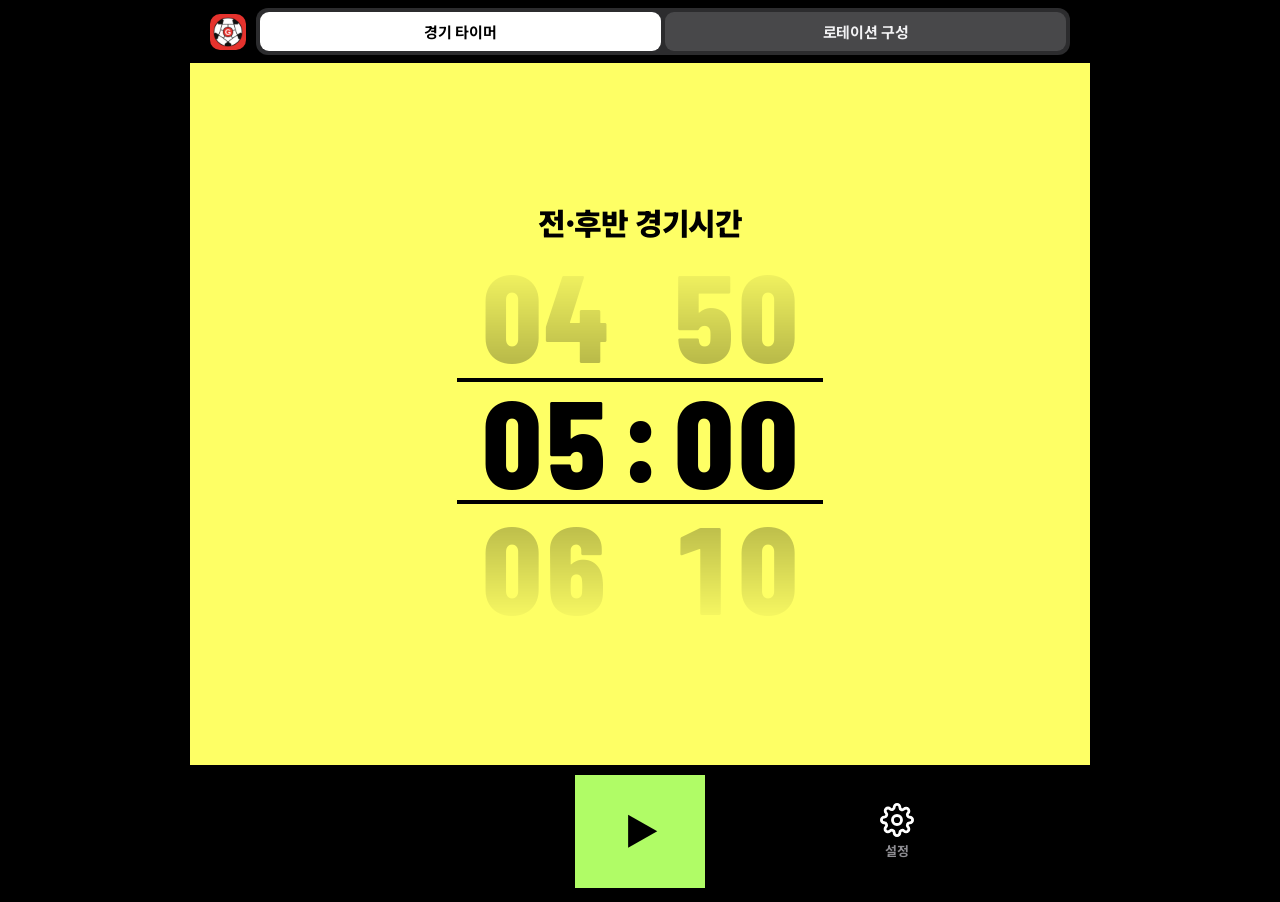
<file: index.html>
<!DOCTYPE html>
<html lang="ko">
<head>
<meta charset="utf-8">
<title>G풋살</title>
<meta name="robots" content="noindex, nofollow">
<meta name="viewport" content="width=device-width, initial-scale=1">
<meta name="theme-color" content="#000000">
<link rel="icon" href="app/icon-192.png" type="image/png">
<link rel="apple-touch-icon" href="app/apple-touch-icon.png">
<meta http-equiv="refresh" content="0; url=app/">
<script>location.replace('app/' + location.search + location.hash);</script>
<style>html,body{margin:0;background:#000;color:#8E8E93;font:14px sans-serif;text-align:center}a{color:#FEFF65}</style>
</head>
<body><p style="margin-top:40vh">G풋살로 이동 중… <a href="app/">바로 열기</a></p></body>
</html>
</file>
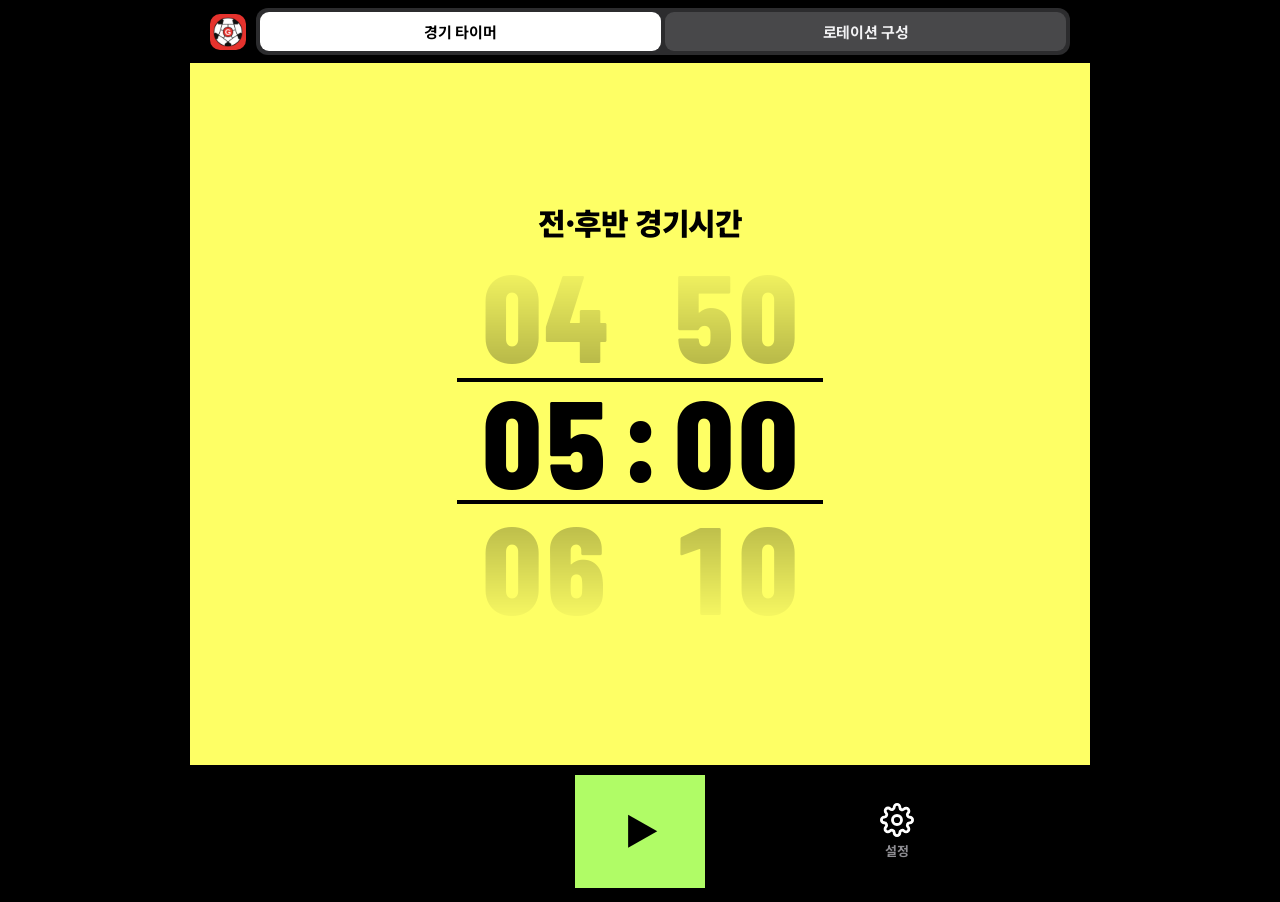
<file: app/index.html>
<!DOCTYPE html>
<html lang="ko">
<head>
<meta charset="utf-8">
<meta name="viewport" content="width=device-width, initial-scale=1, viewport-fit=cover">
<title>G풋살</title>
<meta name="theme-color" content="#000000">
<meta name="description" content="G풋살: 풋살 경기 타이머와 로테이션 구성">
<link rel="manifest" href="manifest.webmanifest">
<link rel="icon" href="icon-192.png" type="image/png">
<link rel="apple-touch-icon" href="apple-touch-icon.png">
<meta name="apple-mobile-web-app-title" content="G풋살">
<link rel="preconnect" href="https://fonts.googleapis.com">
<link rel="preconnect" href="https://fonts.gstatic.com" crossorigin>
<link href="https://fonts.googleapis.com/css2?family=Barlow+Condensed:wght@500;600;700;800&family=Barlow:wght@400;500;600&family=Noto+Sans+KR:wght@400;500;700;900&display=swap" rel="stylesheet">
<style>
  :root {
    --ink: #17191A;
    --ink-soft: #5B6164;
    --ink-faint: #9AA0A3;
    --rule: #DCE0E1;
    --rule-soft: #ECEEEF;
    --paper: #FFFFFF;
    --bench: #EFF1F2;
    --keeper: #F2C300;
    --keeper-ink: #4A3A00;
    --keeper-soft: #FDF3CC;
    --turf: #1E5C3A;
    --turf-deep: #164A2E;
    --court: #1B4D89;
    --court-soft: #E8EFF7;
    --good: #1E6F4F;
    --bad: #B23A2F;
    --num: "Barlow Condensed", "Malgun Gothic", sans-serif;
    --body: "Barlow", -apple-system, BlinkMacSystemFont, "Malgun Gothic", sans-serif;
  }
  * { box-sizing: border-box; }
  body {
    font-family: var(--body); color: var(--ink); background: var(--paper);
    margin: 0; padding: 0 20px 80px; line-height: 1.6;
    -webkit-font-smoothing: antialiased;
  }
  .wrap { max-width: 860px; margin: 0 auto; }

  /* 중계 화면식 헤더 — 코트 라인을 배경으로 */
  header {
    position: relative; overflow: hidden; color: #fff;
    background: var(--turf);
    background-image: repeating-linear-gradient(
      90deg, rgba(255,255,255,.045) 0 46px, rgba(0,0,0,.035) 46px 92px);
    margin: 20px -20px 0; padding: 34px 20px 26px; border-radius: 12px;
  }
  header .court-bg { position: absolute; inset: 0; width: 100%; height: 100%; opacity: .22; }
  header .inner { position: relative; }
  header .eyebrow { display: flex; align-items: center; gap: 8px; font-size: 12px; letter-spacing: .06em; color: var(--keeper); margin-bottom: 8px; }
  header .eyebrow .pill { width: 22px; height: 3px; background: var(--keeper); border-radius: 2px; }
  h1 { font-family: var(--num); font-size: 44px; font-weight: 600; letter-spacing: -0.01em; margin: 0; line-height: .98; }
  header p { margin: 8px 0 0; color: #D3E3D8; font-size: 15px; max-width: 46ch; }

  .priority { display: flex; flex-wrap: wrap; gap: 6px; margin: 18px 0 0; padding: 0; list-style: none; font-size: 12.5px; }
  .priority li {
    display: flex; align-items: center; gap: 6px; color: #E3EEE6;
    background: rgba(0,0,0,.16); border: 1px solid rgba(255,255,255,.18);
    border-radius: 999px; padding: 4px 11px 4px 5px;
  }
  .priority b {
    font-family: var(--num); font-size: 13px; font-weight: 600; color: var(--ink);
    background: var(--keeper); border-radius: 50%; width: 18px; height: 18px;
    display: inline-flex; align-items: center; justify-content: center;
  }

  section { padding: 26px 0; border-bottom: 1px solid var(--rule-soft); }

  /* 하프라인 구분선 */
  .halfway { display: flex; align-items: center; gap: 0; margin: 0; }
  .halfway .ln { flex: 1; height: 1px; background: var(--rule); }
  .halfway .circle { width: 26px; height: 26px; border: 1px solid var(--rule); border-radius: 50%; }
  h2 { font-family: var(--num); font-size: 22px; font-weight: 600; margin: 0 0 14px; }

  .field-row { display: flex; align-items: center; gap: 10px; font-size: 15px; flex-wrap: wrap; }
  input[type=number] {
    font-family: var(--num); font-size: 24px; font-weight: 600; width: 74px;
    padding: 4px 10px; border: 1px solid var(--rule); border-radius: 6px; color: var(--ink);
    background: var(--paper);
  }
  input[type=number]:focus-visible { outline: 2px solid var(--ink); outline-offset: 1px; }
  .team-input {
    font-family: var(--num); font-size: 24px; font-weight: 600; width: 130px;
    padding: 4px 10px; border: 1px solid var(--rule); border-radius: 6px; color: var(--ink);
    background: var(--paper);
  }
  .team-input:focus-visible { outline: 2px solid var(--ink); outline-offset: 1px; }

  .presets { display: flex; gap: 6px; flex-wrap: wrap; margin-top: 12px; }
  .preset {
    font-family: var(--body); font-size: 13px; padding: 5px 11px; cursor: pointer;
    background: var(--paper); border: 1px solid var(--rule); border-radius: 999px; color: var(--ink-soft);
  }
  .preset:hover { border-color: var(--ink); color: var(--ink); }

  .games { display: grid; grid-template-columns: repeat(auto-fill, minmax(168px, 1fr)); gap: 8px; margin-top: 14px; }
  .game-set { display: flex; align-items: center; gap: 8px; }
  .game-set .gno { font-family: var(--num); font-size: 17px; font-weight: 600; width: 22px; color: var(--ink-faint); text-align: right; }
  .seg { display: flex; border: 1px solid var(--rule); border-radius: 6px; overflow: hidden; flex: 1; }
  .seg button {
    flex: 1; font-family: var(--num); font-size: 15px; font-weight: 500; padding: 5px 0;
    background: var(--paper); border: 0; border-right: 1px solid var(--rule-soft); cursor: pointer; color: var(--ink-faint);
  }
  .seg button:last-child { border-right: 0; }
  .seg button[aria-pressed="true"] { background: var(--ink); color: #fff; }

  .go { display: flex; gap: 10px; margin: 24px 0 0; }
  .go button {
    font-family: var(--body); font-size: 15px; font-weight: 500; padding: 12px 26px;
    border-radius: 8px; cursor: pointer; border: 1px solid var(--ink);
  }
  .go .primary { background: var(--ink); color: #fff; }
  .go .secondary { background: var(--paper); color: var(--ink); }

  /* 등번호 유니폼 */
  .jersey { display: inline-block; width: 44px; height: 44px; }
  .jersey svg { display: block; width: 100%; height: 100%; }
  .jersey path { stroke-width: 1.5; stroke-linejoin: round; }
  .jersey text { font-family: var(--num); font-size: 17px; font-weight: 600; }
  .jersey.on path { fill: var(--paper); stroke: var(--ink); }
  .jersey.on text { fill: var(--ink); }
  .jersey.keeper path { fill: var(--keeper); stroke: var(--keeper-ink); }
  .jersey.keeper text { fill: var(--keeper-ink); }
  .jersey.off path { fill: var(--bench); stroke: var(--rule); stroke-dasharray: 3.5 2.5; }
  .jersey.off text { fill: var(--ink-faint); }
  .jersey.excluded path { fill: #FBEAE8; stroke: var(--bad); }
  .jersey.excluded text { fill: var(--bad); }
  .discs { display: flex; flex-wrap: wrap; gap: 2px; }

  /* 특수 상황 */
  select.cs-select {
    font-family: var(--body); font-size: 14px; padding: 6px 8px;
    border: 1px solid var(--rule); border-radius: 6px; color: var(--ink); background: var(--paper);
  }
  input[type=number].cs-num { width: 66px; font-size: 16px; padding: 5px 8px; }
  .btn-add {
    font-family: var(--body); font-size: 14px; font-weight: 600; padding: 8px 20px;
    border-radius: 8px; cursor: pointer; border: 1px solid var(--ink);
    background: var(--ink); color: #fff;
  }
  .btn-add:hover { opacity: .88; }
  .btn-lg {
    font-family: var(--body); font-size: 15px; font-weight: 500; padding: 12px 26px;
    border-radius: 8px; cursor: pointer; border: 1px solid var(--ink);
    background: var(--ink); color: #fff; margin-top: 14px;
  }
  .btn-lg:hover { opacity: .9; }
  .btn-copy {
    display: block; width: 100%; font-family: var(--body); font-size: 16px; font-weight: 600;
    padding: 14px 24px; border-radius: 9px; cursor: pointer; border: none;
    background: var(--keeper); color: var(--keeper-ink);
    box-shadow: 0 2px 0 rgba(0,0,0,.18); margin: 6px 0 8px;
  }
  .btn-copy:hover { filter: brightness(.97); }
  .btn-copy.copied { background: var(--good); color: #fff; box-shadow: 0 2px 0 rgba(0,0,0,.12); }
  .constraint-list { display: flex; flex-direction: column; gap: 6px; margin-top: 12px; }
  .constraint-row {
    display: flex; align-items: center; gap: 10px; font-size: 13px; color: var(--ink-soft);
    background: var(--rule-soft); border-radius: 6px; padding: 7px 10px;
  }
  .constraint-row .tag { font-family: var(--num); font-weight: 600; color: var(--ink); flex: 0 0 auto; }
  .constraint-row .rm { margin-left: auto; font-family: var(--body); font-size: 12px; border: 0; background: none; color: var(--bad); cursor: pointer; padding: 2px 4px; }

  /* 경기 카드 */
  .card { display: flex; gap: 18px; padding: 16px 0; border-bottom: 1px solid var(--rule-soft); }
  .card:last-child { border-bottom: 0; }
  .card .head { flex: 0 0 62px; }
  .card .board {
    background: var(--turf-deep); color: #fff; border-radius: 8px; padding: 7px 0 5px;
    text-align: center; border-bottom: 3px solid var(--keeper);
  }
  .card .gnum { font-family: var(--num); font-size: 28px; font-weight: 600; line-height: 1; }
  .card .glabel { font-size: 10.5px; color: #A8C4B2; letter-spacing: .06em; }
  .card .court {
    font-family: var(--num); font-size: 14px; font-weight: 600; color: var(--court);
    background: var(--court-soft); border-radius: 5px; text-align: center;
    margin-top: 5px; padding: 2px 0;
  }
  .zones { flex: 1; display: flex; flex-direction: column; gap: 10px; }
  .zone { display: flex; gap: 12px; align-items: flex-start; }
  .zone .zlabel {
    flex: 0 0 74px; font-size: 13px; color: var(--ink-soft); padding-top: 12px;
    display: flex; align-items: center; gap: 5px;
  }
  .zone .zlabel svg { width: 14px; height: 14px; flex: 0 0 14px; }
  .zone.keep .zlabel { color: var(--keeper-ink); }
  .zlabel .lbltxt { display: inline; }

  /* 누적 */
  .tally { display: flex; flex-direction: column; gap: 2px; }
  .tally-row { display: flex; align-items: center; gap: 12px; padding: 7px 0; border-bottom: 1px solid var(--rule-soft); }
  .tally-row:last-child { border-bottom: 0; }
  .bars { display: flex; gap: 16px; font-size: 14px; color: var(--ink-soft); flex-wrap: wrap; }
  .bars b { font-family: var(--num); font-size: 18px; font-weight: 600; color: var(--ink); margin-left: 4px; }
  .bars .k b { color: var(--keeper-ink); }

  /* 결과 */
  .checks { display: flex; flex-direction: column; gap: 8px; }
  .check { display: flex; gap: 10px; align-items: baseline; font-size: 14px; }
  .check .mark { font-family: var(--num); font-size: 16px; font-weight: 600; flex: 0 0 auto; }
  .check.pass .mark { color: var(--good); }
  .check.fail .mark { color: var(--bad); }
  .check .rank { font-family: var(--num); font-size: 15px; font-weight: 600; flex: 0 0 46px; color: var(--ink-faint); }
  .check .txt { color: var(--ink-soft); }
  .check.fail .txt { color: var(--bad); }
  .foot { font-size: 13px; color: var(--ink-faint); margin: 16px 0 0; }

  #result { display: none; }

  details.fold { border-top: 1px solid var(--rule-soft); padding: 0; }
  details.fold summary {
    display: flex; align-items: center; gap: 8px; cursor: pointer;
    padding: 18px 0; list-style: none; font-family: var(--num);
    font-size: 22px; font-weight: 600; color: var(--ink);
  }
  details.fold summary::-webkit-details-marker { display: none; }
  details.fold summary .chev {
    font-family: var(--body); font-size: 13px; color: var(--ink-faint);
    transition: transform .18s ease; display: inline-block;
  }
  details.fold[open] summary .chev { transform: rotate(180deg); }
  details.fold summary .hint {
    font-family: var(--body); font-size: 13px; font-weight: 400;
    color: var(--ink-faint); margin-left: auto; text-align: right;
  }
  details.fold summary:focus-visible { outline: 2px solid var(--ink); outline-offset: 2px; }
  .fold-body { padding: 0 0 22px; }
  .fold-lead { font-size: 14px; color: var(--ink-soft); margin: 0 0 14px; max-width: 62ch; }

  @media (max-width: 560px) {
    h1 { font-size: 32px; }

    /* 경기 카드를 한 줄로 압축 */
    .card { flex-direction: column; gap: 6px; padding: 10px 0; }
    .card .head {
      flex: 0 0 auto; display: flex; flex-direction: row; align-items: center; gap: 8px;
    }
    .card .board {
      display: flex; align-items: baseline; gap: 5px; padding: 3px 9px;
      border-radius: 6px; border-bottom: 2px solid var(--keeper);
    }
    .card .gnum { font-size: 17px; }
    .card .glabel { display: none; }
    .card .court { margin-top: 0; padding: 2px 8px; display: inline-block; }
    .zones { gap: 5px; }
    .zone {
      flex-direction: row; align-items: center; gap: 6px; flex-wrap: wrap;
    }
    .zone .zlabel {
      flex: 0 0 auto; padding-top: 0; gap: 3px; font-size: 0;
    }
    .zlabel .lbltxt { display: none; }
    .zone .zlabel svg { width: 15px; height: 15px; flex: 0 0 15px; }
    .jersey { width: 27px; height: 27px; }
    .discs { gap: 1px; }
  }
  @media print {
    .go, .presets, section.setup { display: none; }
    body { padding: 0; }
  }

  /* ===================== 앱 상단 탭 ===================== */
  [hidden] { display: none !important; }
  html { background: #000; }
  body.app { padding: 0; background: #000; }
  body.app.on-rotation { background: var(--paper); }
  #view-rotation { padding: 0 20px 80px; background: var(--paper); }

  :root {
    --tm-yellow: #FEFF65;
    --tm-lime: #B0FC66;
    --tm-red: #DE4837;
    --tm-blue: #3A86F6;
    --tm-x: #DE4837;
    --tm-gray: #8F8E93;
    --tm-ko: "Noto Sans KR", -apple-system, BlinkMacSystemFont, "Apple SD Gothic Neo", "Malgun Gothic", sans-serif;
    --tm-num: "Barlow Condensed", "Noto Sans KR", sans-serif;
    --app-h: 60px;
  }

  .appbar {
    position: sticky; top: 0; z-index: 30; background: #000;
    padding: calc(env(safe-area-inset-top, 0px) + 8px) 10px 8px;
  }
  .appbar .tabs {
    display: flex; gap: 4px; max-width: 860px; margin: 0 auto;
    background: #1C1C1C; border-radius: 12px; padding: 4px;
  }
  .appbar .tab {
    flex: 1; border: 0; cursor: pointer; border-radius: 9px;
    font-family: var(--tm-ko); font-size: 15px; font-weight: 700; letter-spacing: -0.02em;
    padding: 9px 6px; background: transparent; color: var(--tm-gray);
  }
  .appbar .tab[aria-selected="true"] { background: var(--tm-yellow); color: #000; }
  .appbar .tab:focus-visible { outline: 2px solid #fff; outline-offset: 2px; }

  /* ===================== 경기 타이머 (전광판) ===================== */
  .tm {
    --main: var(--tm-yellow);
    display: flex; flex-direction: column; color: #000; background: #000;
    height: calc(100dvh - var(--app-h) - env(safe-area-inset-top, 0px));
    min-height: 480px; max-width: 900px; margin: 0 auto; font-family: var(--tm-ko);
    -webkit-user-select: none; user-select: none; -webkit-tap-highlight-color: transparent;
  }
  .tm button { font-family: inherit; -webkit-tap-highlight-color: transparent; }

  /* 상단: 대기 중엔 이름, 경기 중엔 작은 X */
  .tm-head { display: flex; align-items: stretch; min-height: 46px; }
  .tm-x {
    width: 72px; height: 46px; border: 0; background: var(--tm-x); color: #fff; cursor: pointer;
    display: flex; flex-direction: column; align-items: center; justify-content: center; gap: 1px;
  }
  .tm-x svg { width: 22px; height: 22px; }
  .tm-x.armed { width: auto; padding: 0 14px; flex-direction: row; gap: 6px; background: #fff; color: var(--tm-x); }
  .tm-x.armed::after { content: "한 번 더 누르면 정지"; font-family: var(--tm-ko); font-size: 13px; font-weight: 900; }
  .tm-brand {
    display: flex; align-items: baseline; gap: 10px; padding: 0 16px; color: #fff;
    font-weight: 900; font-size: 17px; letter-spacing: -0.03em; align-self: center;
  }
  .tm-brand small { color: var(--tm-yellow); font-size: 12px; font-weight: 700; letter-spacing: 0; }

  /* 메인 패널 */
  .tm-main {
    flex: 1; min-height: 0; background: var(--main); display: flex; flex-direction: column;
    transition: background-color .25s ease; overflow: hidden;
  }

  /* 대기 화면: 갤럭시 시계식 휠 */
  .tm-setup { flex: 1; min-height: 0; display: flex; flex-direction: column; align-items: center; justify-content: center; gap: 6px; padding: 10px 12px; }
  .tm-setup-label { font-size: clamp(22px, 6vw, 30px); font-weight: 900; letter-spacing: -0.04em; }
  .tm-wheels { --wh: clamp(84px, 14vh, 150px); position: relative; display: flex; align-items: center; justify-content: center; height: calc(var(--wh) * 3); }
  .tm-band { position: absolute; left: -12px; right: -12px; top: var(--wh); height: var(--wh); border-top: 4px solid #000; border-bottom: 4px solid #000; pointer-events: none; }
  .tm-wheel {
    height: 100%; width: 1.22em; overflow-y: scroll; scroll-snap-type: y mandatory; scrollbar-width: none;
    font-family: var(--tm-num); font-weight: 800; font-size: calc(var(--wh) * 0.98); line-height: 1;
    font-variant-numeric: tabular-nums; -webkit-overflow-scrolling: touch; overscroll-behavior: contain;
    mask-image: linear-gradient(transparent, #000 30%, #000 70%, transparent);
    -webkit-mask-image: linear-gradient(transparent, #000 30%, #000 70%, transparent);
    outline: none; touch-action: pan-y;
  }
  .tm-wheel::-webkit-scrollbar { display: none; }
  .tm-wheel .it { height: var(--wh); display: flex; align-items: center; justify-content: center; scroll-snap-align: center; opacity: .28; transition: opacity .12s; cursor: pointer; }
  .tm-wheel .it.on { opacity: 1; }
  .tm-wheel .sp { height: var(--wh); }
  .tm-wheel:focus-visible { box-shadow: inset 0 0 0 3px #000; border-radius: 8px; }
  .tm-colon { font-family: var(--tm-num); font-weight: 800; font-size: calc(var(--wh) * 0.98); line-height: 1; padding: 0 2px 0.08em; }
  .tm-note { margin: 0; font-size: 14px; font-weight: 700; opacity: .6; text-align: center; }

  /* 경기 화면 */
  .tm-run { flex: 1; min-height: 0; display: flex; flex-direction: column; align-items: center; justify-content: center; padding: 6px 8px; text-align: center; }
  .tm-label { font-size: clamp(34px, min(10vw, 7vh), 64px); font-weight: 900; letter-spacing: -0.04em; line-height: 1.1; }
  .tm-chip {
    display: inline-block; margin-top: 4px; background: #000; color: var(--main);
    font-size: 15px; font-weight: 900; padding: 3px 12px; border-radius: 999px;
  }
  .tm-chip:empty { visibility: hidden; }
  .tm-sub { font-family: var(--tm-num); font-weight: 700; font-size: clamp(26px, min(8vw, 5.5vh), 44px); line-height: 1; font-variant-numeric: tabular-nums; margin-top: 2px; }
  .tm-sub:empty { display: none; }
  .tm[data-phase="gk"] .tm-chip:empty { display: none; }
  .tm-time {
    font-family: var(--tm-num); font-weight: 800; letter-spacing: -0.01em; line-height: .86;
    font-size: 160px; font-variant-numeric: tabular-nums; white-space: nowrap; margin-top: 2px;
  }
  .tm-time.word { font-family: var(--tm-ko); font-weight: 900; letter-spacing: -0.06em; }

  /* 하단: 전·후반 남은 | 재생 | 전체 남은 */
  .tm-foot {
    display: grid; grid-template-columns: 1fr auto 1fr; align-items: center; gap: 10px;
    background: #000; color: #fff; padding: 10px 12px calc(12px + env(safe-area-inset-bottom, 0px));
  }
  .tm-stat { text-align: center; min-width: 0; }
  .tm-stat span { display: block; font-size: 13px; font-weight: 700; color: var(--tm-gray); }
  .tm-stat b { display: block; font-family: var(--tm-num); font-weight: 800; font-size: clamp(36px, 11vw, 58px); line-height: 1; font-variant-numeric: tabular-nums; }
  .tm-play {
    width: clamp(92px, 27vw, 130px); aspect-ratio: 1.15 / 1; border: 0; background: var(--tm-lime); cursor: pointer;
    display: flex; align-items: center; justify-content: center; color: #000;
  }
  .tm-play svg { width: 42%; height: 42%; }
  .tm-play:active { filter: brightness(.9); }
  .tm-play:focus-visible, .tm-x:focus-visible { outline: 3px solid #fff; outline-offset: 2px; }

  /* 단계별 색 */
  .tm[data-phase="play"] { --main: var(--tm-lime); }
  .tm[data-phase="alarm"], .tm[data-phase="gk"], .tm[data-phase="done"] { --main: var(--tm-yellow); }
  .tm[data-phase="last"] { --main: var(--tm-red); }
  .tm[data-phase="last"] .tm-main { color: #fff; }
  .tm[data-phase="last"] .tm-chip { background: #fff; }
  .tm[data-phase="gk"] .tm-main, .tm[data-phase="last"] .tm-main { animation: tmFlash .5s steps(2) 4; }
  @keyframes tmFlash { 50% { background: #fff; } }
  @media (prefers-reduced-motion: reduce) { .tm .tm-main { animation: none !important; } }

  /* 가로로 눕히면 경기 중 상단 탭을 숨겨 숫자를 최대한 크게 */
  @media (orientation: landscape) and (max-height: 600px) {
    body.tm-running .appbar { display: none; }
    body.tm-running .tm { height: calc(100dvh - env(safe-area-inset-top, 0px)); min-height: 0; }
    .tm-foot { padding-top: 6px; padding-bottom: calc(6px + env(safe-area-inset-bottom, 0px)); }
    .tm-play { width: 96px; }
    .tm-stat b { font-size: 40px; }
    .tm-wheels { --wh: clamp(56px, 16vh, 100px); }
  }

  .tm-toast {
    position: fixed; left: 50%; bottom: calc(150px + env(safe-area-inset-bottom, 0px)); transform: translateX(-50%);
    background: #000; color: #fff; font-family: var(--tm-ko); font-size: 14px; font-weight: 700;
    padding: 10px 16px; border-radius: 10px; z-index: 60; max-width: 90vw; text-align: center;
  }
  /* 설정 버튼(대기 중 재생 버튼 오른쪽) */
  .tm-gear {
    justify-self: center; border: 0; background: transparent; color: #fff; cursor: pointer;
    display: flex; flex-direction: column; align-items: center; gap: 4px; padding: 8px 14px; border-radius: 12px;
  }
  .tm-gear svg { width: 34px; height: 34px; }
  .tm-gear span { font-size: 13px; font-weight: 700; color: var(--tm-gray); }
  .tm-gear:active { background: #1C1C1C; }
  .tm-gear:focus-visible { outline: 3px solid #fff; outline-offset: 2px; }

  /* 설정 시트 */
  .tm-sheet { position: fixed; inset: 0; z-index: 50; display: flex; align-items: flex-end; justify-content: center; font-family: var(--tm-ko); }
  .tm-sheet-bg { position: absolute; inset: 0; background: rgba(0,0,0,.6); }
  .tm-sheet-panel {
    position: relative; width: 100%; max-width: 560px; background: #000; color: #fff; border-top: 4px solid var(--tm-yellow);
    border-radius: 18px 18px 0 0; padding: 20px 18px calc(18px + env(safe-area-inset-bottom, 0px));
    display: flex; flex-direction: column; gap: 6px; animation: tmUp .18s ease-out;
  }
  @keyframes tmUp { from { transform: translateY(30px); opacity: 0; } }
  @media (prefers-reduced-motion: reduce) { .tm-sheet-panel { animation: none; } }
  .tm-sheet-title { font-size: 20px; font-weight: 900; color: var(--tm-yellow); margin-bottom: 4px; }
  .tm-set-row { display: flex; align-items: center; justify-content: space-between; gap: 14px; padding: 14px 0; border-bottom: 1px solid #262626; }
  .tm-set-row.col { flex-direction: column; align-items: stretch; }
  .tm-set-k { display: flex; flex-direction: column; gap: 2px; min-width: 0; }
  .tm-set-k b { font-size: 17px; font-weight: 900; }
  .tm-set-k span { font-size: 13px; color: var(--tm-gray); font-weight: 500; }
  .tm-switch {
    flex: 0 0 auto; width: 58px; height: 34px; border-radius: 999px; border: 0; background: #3A3A3C; position: relative; cursor: pointer;
    transition: background-color .15s;
  }
  .tm-switch i { position: absolute; top: 3px; left: 3px; width: 28px; height: 28px; border-radius: 50%; background: #fff; transition: transform .15s; }
  .tm-switch[aria-checked="true"] { background: var(--tm-lime); }
  .tm-switch[aria-checked="true"] i { transform: translateX(24px); background: #000; }
  .tm-seg { display: grid; grid-template-columns: 1fr 1fr; gap: 6px; background: #1C1C1C; border-radius: 12px; padding: 4px; }
  .tm-seg button { border: 0; border-radius: 9px; background: transparent; color: var(--tm-gray); font-size: 17px; font-weight: 900; padding: 12px 6px; cursor: pointer; }
  .tm-seg button[aria-checked="true"] { background: var(--tm-yellow); color: #000; }
  .tm-done {
    margin-top: 12px; border: 0; border-radius: 12px; background: var(--tm-lime);
    color: #000; font-size: 18px; font-weight: 900; padding: 15px; cursor: pointer;
  }
  .tm-sheet button:focus-visible { outline: 3px solid var(--tm-yellow); outline-offset: 2px; }
  .tm-foot > #tmStatL { grid-column: 1; grid-row: 1; }
  .tm-foot > .tm-play { grid-column: 2; grid-row: 1; }
  .tm-foot > #tmStatR, .tm-foot > .tm-gear { grid-column: 3; grid-row: 1; }
  /* 알림음 선택도 스위치처럼 오른쪽에, 좁으면 아래로 내려감 */
  .tm-set-row { flex-wrap: wrap; row-gap: 10px; }
  .tm-set-row .tm-seg { flex: 0 0 auto; margin-left: auto; display: flex; gap: 4px; }
  .tm-set-row .tm-seg button { padding: 8px 16px; font-size: 16px; white-space: nowrap; }
  /* 경기 종료 후 재생 버튼 자리: 다시 시작 */
  .tm-restart { display: flex; flex-direction: column; align-items: center; gap: 4px; font-size: 16px; font-weight: 900; letter-spacing: -0.03em; }
  .tm-play .tm-restart svg { width: 34px; height: 34px; }
  .tm-play.restart { background: var(--tm-yellow); }
  .tm[data-phase="done"] .tm-label, .tm[data-phase="done"] .tm-chip { display: none; }
  .tm-time.word { white-space: pre-line; line-height: 1; }
  /* 상단 탭: 흑백(전광판의 노랑·연두가 돋보이도록). 선택 = 흰 바탕 검정 글자, 나머지 = 회색 글자 */
  .appbar .tab { border: 0; }
  .appbar .tabs { background: #2C2C2E; }
  .appbar .tab[aria-selected="false"] { background: #48484A; color: #F2F2F4; }
  .appbar .tab[aria-selected="true"] { background: #fff; color: #000; }
  /* 작은 화면 버튼 (타이머 작동 중에만) */
  .tm-head { justify-content: space-between; }
  .tm-pip {
    margin-left: auto; height: 46px; padding: 0 14px; border: 0; background: transparent; color: #fff; cursor: pointer;
    display: flex; align-items: center; gap: 6px; font-family: var(--tm-ko); font-size: 14px; font-weight: 700;
  }
  .tm-pip svg { width: 24px; height: 24px; }
  .tm-pip:focus-visible { outline: 3px solid #fff; outline-offset: -3px; }
  .tm-pip-video { position: fixed; left: 0; bottom: 0; width: 2px; height: 2px; opacity: 0.01; pointer-events: none; }
  .tm-mini { display: none; font-family: var(--tm-ko); font-weight: 700; font-size: 14px; opacity: .75; margin-top: 4px; }
  /* 안드로이드 앱이 작은 창으로 줄어들었을 때: 단계 이름 + 경과 시간 + 경기 남은 시간만 */
  @media (max-height: 320px) and (max-width: 520px) {
    body.tm-running .appbar, body.tm-running .tm-head, body.tm-running .tm-foot { display: none !important; }
    body.tm-running .tm { height: 100dvh; min-height: 0; }
    body.tm-running .tm-run { padding: 4px; }
    body.tm-running .tm-label { font-size: 16px; }
    body.tm-running .tm-chip { display: none; }
    body.tm-running .tm-sub { font-size: 16px; }
    body.tm-running .tm-mini { display: block; }
  }
  /* 상단: G풋살 로고 + 탭 */
  .appbar .bar { display: flex; align-items: center; gap: 10px; max-width: 860px; margin: 0 auto; }
  .appbar .bar .tabs { flex: 1; min-width: 0; margin: 0; }
  .appbar .logo { flex: 0 0 auto; display: flex; align-items: center; gap: 5px; padding-left: 2px; }
  .appbar .logo b {
    width: 32px; height: 32px; border-radius: 9px; background: var(--tm-yellow); color: #000;
    display: flex; align-items: center; justify-content: center; font-family: var(--tm-num); font-size: 25px; font-weight: 800; line-height: 1;
  }
  .appbar .logo span { color: #fff; font-family: var(--tm-ko); font-size: 17px; font-weight: 900; letter-spacing: -0.05em; }
  .appbar .tab { padding: 9px 4px; font-size: 15px; white-space: nowrap; }
  @media (max-width: 350px) { .appbar .logo span { display: none; } }
  .appbar img.logo { width: 36px; height: 36px; border-radius: 10px; display: block; padding: 0; flex: 0 0 auto; }
  /* 안드로이드 앱 새 버전 안내 */
  .upd { position: fixed; top: 0; left: 0; right: 0; z-index: 50; box-shadow: 0 2px 10px rgba(0,0,0,.35); display: flex; align-items: center; gap: 10px; padding: 10px 12px 10px 16px;
    background: #FEFF65; color: #000; font: 700 15px/1.2 "Noto Sans KR", sans-serif; }
  .upd span { flex: 1; }
  .upd-go { background: #000; color: #FEFF65; text-decoration: none; font-weight: 900; padding: 7px 16px; border-radius: 999px; }
  .upd-x { background: none; border: 0; color: #000; font-size: 18px; padding: 4px 6px; cursor: pointer; }
  .upd span b { font-weight: 900; }
  .upd-go { border: 0; cursor: pointer; font-family: inherit; font-size: 15px; }
  /* 설정: 홈 화면에 추가 */
  .tm-add { flex: 0 0 auto; border: 0; border-radius: 10px; background: var(--tm-yellow); color: #000; font-family: inherit; font-size: 16px; font-weight: 900; padding: 9px 18px; cursor: pointer; }
  .tm-install-help { flex-basis: 100%; margin: 0; background: #1C1C1C; border-radius: 10px; padding: 10px 12px; font-size: 14px; line-height: 1.6; color: #D1D1D6; }
  .tm-install-help b { color: #fff; }
  .tm-notice { margin: 14px 0 0; font-size: 12.5px; line-height: 1.5; color: #8E8E93; text-align: center; }
  .tm-add.wide { flex-basis: 100%; padding: 12px 18px; }   /* 카카오톡 안: 긴 문구라 한 줄 전체 */
  .tm-diag { display: block; margin: 8px auto 0; background: none; border: 0; color: #6E6E73; font-family: inherit; font-size: 12px; text-decoration: underline; cursor: pointer; }
  /* ===================== 로테이션: 타이머 계열 색 + 채팅 문답 ===================== */
  body.app.on-rotation { background: #000; }
  #view-rotation {
    --ink: #F2F2F4; --ink-soft: #C7C7CC; --ink-faint: #8F8E93;
    --rule: #3A3A3C; --rule-soft: #2C2C2E; --paper: #000; --bench: #1C1C1E;
    --keeper: #FEFF65; --keeper-ink: #000; --keeper-soft: #3A3A12;
    --turf: #1C1C1E; --turf-deep: #1C1C1E; --court: #000; --court-soft: #B0FC66;
    --good: #B0FC66; --bad: #FF6450;
    background: #000; color: var(--ink);
  }
  /* 예전 입력 화면은 숨기고(값은 문답이 채움), 결과 화면만 사용 */
  #view-rotation .wrap > header, #view-rotation section.setup, #view-rotation .halfway, #view-rotation .go { display: none !important; }

  /* 결과 화면 어두운 색 보정 */
  #view-rotation .card .board { background: #1C1C1E; border-bottom-color: var(--tm-yellow); }
  #view-rotation .card .glabel { color: var(--tm-gray); }
  #view-rotation .zone.keep .zlabel, #view-rotation .bars .k b { color: var(--tm-yellow); }
  #view-rotation .jersey.excluded path { fill: #3A1512; stroke: var(--bad); }
  #view-rotation .btn-add, #view-rotation .btn-lg { background: var(--tm-lime); color: #000; border-color: var(--tm-lime); }
  #view-rotation .btn-copy.copied { color: #000; }
  #view-rotation .seg button[aria-pressed="true"] { background: var(--tm-yellow); color: #000; }
  #view-rotation h2, #view-rotation details.fold summary { color: #fff; }
  #view-rotation #result { margin-top: 8px; }

  /* 채팅 */
  .rc { max-width: 560px; margin: 0 auto; padding: 18px 0 8px; font-family: var(--tm-ko); }
  .rc-thread { display: flex; flex-direction: column; gap: 10px; }
  .bub { max-width: 86%; padding: 12px 16px; border-radius: 20px; font-size: 17px; font-weight: 700; line-height: 1.45; letter-spacing: -0.02em; overflow-wrap: anywhere; }
  .bub.bot { align-self: flex-start; background: #1C1C1E; color: #fff; border-bottom-left-radius: 6px; }
  .bub.bot .soft { color: var(--tm-gray); font-size: 14px; font-weight: 500; }
  .bub.bot b { color: var(--tm-yellow); }
  .bub.me {
    align-self: flex-end; background: var(--tm-yellow); color: #000; border: 0; border-bottom-right-radius: 6px;
    font-family: inherit; text-align: right; cursor: pointer; display: flex; align-items: baseline; gap: 8px;
  }
  .bub.me .edit { font-size: 11px; font-weight: 700; opacity: .5; }
  .bub.me:disabled { cursor: default; } .bub.me:disabled .edit { display: none; }
  .bub.me:focus-visible { outline: 3px solid #fff; outline-offset: 2px; }
  .typing { display: inline-flex; gap: 5px; padding: 4px 0; }
  .typing i { width: 7px; height: 7px; border-radius: 50%; background: #8F8E93; animation: rcDot 1s infinite; }
  .typing i:nth-child(2) { animation-delay: .15s; } .typing i:nth-child(3) { animation-delay: .3s; }
  @keyframes rcDot { 0%, 60%, 100% { opacity: .3; transform: translateY(0); } 30% { opacity: 1; transform: translateY(-3px); } }
  @media (prefers-reduced-motion: reduce) { .typing i { animation: none; } }

  .rc-panel { display: flex; flex-wrap: wrap; gap: 8px; padding: 4px 0 6px; }
  .rc-panel.col { flex-direction: column; flex-wrap: nowrap; align-items: stretch; }
  .rc-chip {
    flex: 1 1 calc(33.333% - 8px); min-height: 54px; padding: 8px 10px; border-radius: 14px; border: 2px solid #3A3A3C;
    background: #111; color: #fff; font-family: inherit; font-size: 17px; font-weight: 900; letter-spacing: -0.02em; cursor: pointer;
    display: flex; flex-direction: column; align-items: center; justify-content: center; gap: 2px;
  }
  .rc-chip.wide { flex-basis: 100%; }
  .rc-chip small { font-size: 12.5px; font-weight: 500; color: var(--tm-gray); }
  .rc-chip.primary { background: var(--tm-lime); border-color: var(--tm-lime); color: #000; }
  .rc-chip.primary small { color: #2a3d18; }
  .rc-chip:active { filter: brightness(.9); }
  .rc-chip:disabled { opacity: .35; cursor: default; }
  .rc-chip:focus-visible { outline: 3px solid #fff; outline-offset: 2px; }
  .rc-chip .dot { width: 22px; height: 22px; border-radius: 50%; box-shadow: 0 0 0 2px #fff inset; }
  .rc-chip:has(.dot) { flex-direction: row; gap: 8px; }
  .rc-hint { flex-basis: 100%; margin: 2px 0 0; color: var(--tm-gray); font-size: 13.5px; }

  .rc-other { flex-basis: 100%; display: flex; align-items: center; gap: 8px; }
  .rc-other input {
    width: 96px; font-family: var(--tm-num); font-size: 30px; font-weight: 800; padding: 6px 10px; text-align: center;
    background: #111; color: #fff; border: 2px solid var(--tm-yellow); border-radius: 12px;
  }
  .rc-other span { font-size: 18px; font-weight: 900; }
  .rc-other .rc-chip { flex: 1; }

  /* 경기 수 휠 */
  .rc-wheel-wrap { position: relative; height: 168px; border-radius: 16px; background: #111; overflow: hidden; }
  .rc-wheel-wrap::before { content: ""; position: absolute; left: 12px; right: 12px; top: 56px; height: 56px; border-top: 3px solid var(--tm-yellow); border-bottom: 3px solid var(--tm-yellow); pointer-events: none; }
  .rc-wheel {
    height: 100%; overflow-y: scroll; scroll-snap-type: y mandatory; scrollbar-width: none; overscroll-behavior: contain; outline: none;
    mask-image: linear-gradient(transparent, #000 35%, #000 65%, transparent); -webkit-mask-image: linear-gradient(transparent, #000 35%, #000 65%, transparent);
  }
  .rc-wheel::-webkit-scrollbar { display: none; }
  .rc-wheel .sp { height: 56px; }
  .rc-wheel .it {
    height: 56px; scroll-snap-align: center; display: flex; align-items: baseline; justify-content: center; gap: 4px; padding-top: 4px;
    font-family: var(--tm-num); font-size: 42px; font-weight: 800; color: #fff; opacity: .3; cursor: pointer; font-variant-numeric: tabular-nums;
  }
  .rc-wheel .it small { font-family: var(--tm-ko); font-size: 15px; font-weight: 700; }
  .rc-wheel .it.on { opacity: 1; color: var(--tm-yellow); }
  .rc-wheel:focus-visible + *, .rc-wheel:focus-visible { box-shadow: inset 0 0 0 2px #fff; }

  /* 경기별 인원 개별 입력 */
  .rc-games { display: grid; grid-template-columns: repeat(auto-fill, minmax(150px, 1fr)); gap: 8px; }
  .rc-game { display: flex; align-items: center; gap: 8px; background: #111; border-radius: 12px; padding: 6px 8px; }
  .rc-game .no { flex: 0 0 auto; font-size: 13px; font-weight: 700; color: var(--tm-gray); min-width: 38px; }
  .rc-seg { flex: 1; display: grid; grid-template-columns: 1fr 1fr; gap: 4px; }
  .rc-seg button { border: 0; border-radius: 8px; background: #2C2C2E; color: #C7C7CC; font-family: var(--tm-num); font-size: 17px; font-weight: 700; padding: 7px 0; cursor: pointer; }
  .rc-seg button[aria-pressed="true"] { background: var(--tm-yellow); color: #000; }
  .rc-seg button:disabled { opacity: .3; }

  /* 특수 상황 */
  .rc-form { display: grid; grid-template-columns: repeat(3, 1fr); gap: 8px; }
  .rc-form label { display: flex; align-items: center; gap: 6px; background: #111; border-radius: 12px; padding: 6px 8px; font-size: 13.5px; font-weight: 700; color: var(--tm-gray); min-width: 0; }
  .rc-form label.full { grid-column: 1 / -1; }
  .rc-form select { flex: 1; min-width: 0; background: #2C2C2E; color: #fff; border: 0; border-radius: 8px; font-family: var(--tm-num); font-size: 20px; font-weight: 700; padding: 6px 4px; }
  .rc-form label.full select { font-family: var(--tm-ko); font-size: 16px; }
  .rc-cons { display: flex; flex-direction: column; gap: 6px; }
  .rc-con { display: flex; align-items: center; gap: 10px; background: #1C1C1E; border-radius: 10px; padding: 8px 10px; font-size: 14px; }
  .rc-con b { color: var(--tm-yellow); }
  .rc-con button { margin-left: auto; border: 0; background: none; color: var(--bad); font-family: inherit; font-weight: 700; cursor: pointer; }
  .rc-panel.col .rc-chip { flex: 0 0 auto; }
  @media (max-width: 360px) { .rc-form { grid-template-columns: 1fr 1fr; } }
  .bub.me .edit { flex: 0 0 auto; white-space: nowrap; }
  .rc-wheel .it { align-items: center; padding-top: 0; }
  #view-rotation .jersey.off path { fill: #2C2C2E; stroke: #8F8E93; }
  #view-rotation .jersey.off text { fill: #D1D1D6; }
  /* ===== 카카오톡 스타일 채팅 ===== */
  #view-rotation { --kt-bg: #B2C7D9; --kt-yellow: #FEE500; }
  .rc {
    max-width: none; margin: 0 -20px; padding: 16px max(14px, env(safe-area-inset-right, 0px)) 22px max(14px, env(safe-area-inset-left, 0px));
    background: var(--kt-bg); min-height: calc(100dvh - var(--app-h, 60px));
  }
  .rc-thread { max-width: 640px; margin: 0 auto; gap: 12px; }
  .kt-row { display: flex; gap: 8px; align-items: flex-start; }
  .kt-row.me { justify-content: flex-end; align-items: flex-end; gap: 6px; }
  .kt-av { flex: 0 0 auto; width: 42px; height: 42px; border-radius: 15px; background: var(--kt-yellow); display: flex; align-items: center; justify-content: center; }
  .kt-av svg { width: 26px; height: 26px; }
  .kt-col { display: flex; flex-direction: column; gap: 4px; min-width: 0; max-width: calc(100% - 50px); }
  .kt-name { font-size: 13px; font-weight: 500; color: #3B4A57; }
  .kt-line { display: flex; align-items: flex-end; gap: 6px; }
  .kt-time { flex: 0 0 auto; font-size: 11px; color: #56636E; white-space: nowrap; padding-bottom: 2px; }
  .bub { position: relative; max-width: none; font-size: 16px; font-weight: 400; line-height: 1.5; letter-spacing: -0.02em; border-radius: 16px; padding: 10px 14px; box-shadow: 0 1px 1px rgba(0,0,0,.06); }
  .bub.bot { background: #fff; color: #111; border-top-left-radius: 4px; border-bottom-left-radius: 16px; }
  .bub.bot .soft { color: #6B7680; font-size: 15px; }
  .bub.bot b { color: #111; background: var(--kt-yellow); padding: 0 3px; border-radius: 4px; }
  .bub.me { background: var(--kt-yellow); color: #111; font-weight: 400; border-top-right-radius: 4px; border-bottom-right-radius: 16px; max-width: 78%; }
  .bub.me .edit { color: #6B5A00; opacity: .8; }
  .bub.me:focus-visible { outline: 3px solid #111; }
  .typing i { background: #9AA5AE; }

  /* 답 선택 버튼: 말풍선 아래, 프로필 폭만큼 들여쓰기 */
  .rc-panel { padding: 2px 0 4px 50px; gap: 8px; }
  .rc-chip { background: #fff; color: #111; border: 1px solid #D5DEE6; border-radius: 14px; min-height: 56px; font-size: 18px; font-weight: 700; box-shadow: 0 1px 1px rgba(0,0,0,.06); }
  .rc-chip small { color: #6B7680; }
  .rc-chip.primary { background: var(--kt-yellow); border-color: var(--kt-yellow); color: #111; }
  .rc-chip.primary small { color: #5A4E00; }
  .rc-chip:focus-visible { outline: 3px solid #111; }
  .rc-chip .dot { box-shadow: 0 0 0 1.5px rgba(0,0,0,.25) inset; }
  .rc-hint { color: #3B4A57; }
  .rc-other input { background: #fff; color: #111; border-color: var(--kt-yellow); border-width: 3px; }
  .rc-other span { color: #111; }
  .rc-wheel-wrap { background: #fff; box-shadow: 0 1px 1px rgba(0,0,0,.06); }
  .rc-wheel-wrap::before { border-color: var(--kt-yellow); border-width: 3px; background: rgba(254,229,0,.18); }
  .rc-wheel .it { color: #111; }
  .rc-wheel .it.on { color: #111; }
  .rc-game { background: #fff; }
  .rc-game .no { color: #56636E; }
  .rc-seg button { background: #EEF2F5; color: #56636E; }
  .rc-seg button[aria-pressed="true"] { background: var(--kt-yellow); color: #111; }
  .rc-form label { background: #fff; color: #56636E; }
  .rc-form select { background: #EEF2F5; color: #111; }
  .rc-con { background: #fff; color: #111; }
  .rc-con b { color: #111; background: var(--kt-yellow); padding: 0 4px; border-radius: 4px; }
  #view-rotation .wrap { max-width: none; }
  #view-rotation #result { max-width: 860px; margin: 0 auto; padding-top: 6px; }
  @media (max-width: 380px) { .rc-panel { padding-left: 0; } .bub { font-size: 15.5px; } }
  .rc { padding-left: max(10px, env(safe-area-inset-left, 0px)); padding-right: max(10px, env(safe-area-inset-right, 0px)); }
  .kt-av { width: 38px; height: 38px; border-radius: 14px; }
  .kt-av svg { width: 24px; height: 24px; }
  .kt-col { max-width: calc(100% - 46px); }
  .bub { font-size: 16px; }   /* 대화 글자: 보통 굵기, 살짝 작게 */
  .rc-panel { padding-left: 46px; }
  @media (max-width: 380px) { .rc-panel { padding-left: 0; } .bub { font-size: 15px; } }
  .bub { padding: 10px 12px; letter-spacing: -0.035em; }
  .kt-line { gap: 4px; } .kt-time { font-size: 10.5px; }
  /* ===== 결과: 한 경기 한 줄 ===== */
  .gl { --pw: 34px; display: flex; flex-direction: column; font-family: var(--tm-ko); }
  .gr {
    display: grid; grid-template-columns: 42px calc(var(--kc) * var(--pw) + (var(--kc) - 1) * 4px) calc(var(--rc) * var(--pw) + (var(--rc) - 1) * 4px) minmax(0, 1fr);
    align-items: center; gap: 10px; padding: 9px 4px; border-bottom: 1px solid #2C2C2E;
  }
  .gr:nth-child(odd):not(.head) { background: #0E0E10; }
  .gr.head { padding: 4px 4px 6px; border-bottom: 2px solid #3A3A3C; font-size: 12px; font-weight: 700; color: var(--tm-gray); }
  .gr.head span:nth-child(2) { color: var(--tm-yellow); }
  .gno { display: flex; flex-direction: column; align-items: center; line-height: 1; }
  .gno b { font-family: var(--tm-num); font-size: 26px; font-weight: 800; color: #fff; }
  .gno small { font-family: var(--tm-num); font-size: 12px; font-weight: 700; color: var(--tm-lime); margin-top: 2px; }
  .gk, .rs { display: flex; gap: 4px; }
  .pl {
    width: var(--pw, 34px); height: var(--pw, 34px); border-radius: 10px; display: inline-flex; align-items: center; justify-content: center;
    font-family: var(--tm-num); font-size: 21px; font-weight: 800; font-variant-numeric: tabular-nums;
  }
  .pl.k { background: var(--tm-yellow); color: #000; }
  .pl.r { background: #48484A; color: #fff; }
  .pl.x { background: transparent; color: #FF6450; box-shadow: inset 0 0 0 2px #FF6450; }
  .rs .none { color: #48484A; font-weight: 700; padding-left: 10px; }
  .fd { display: flex; flex-wrap: wrap; gap: 2px 7px; font-family: var(--tm-num); font-size: 16px; font-weight: 600; color: #AEAEB2; min-width: 0; }
  .gl-note { display: flex; align-items: center; flex-wrap: wrap; gap: 6px; margin: 12px 0 4px; font-size: 13px; color: var(--tm-gray); font-family: var(--tm-ko); }
  .gl-note .pl { --pw: 22px; width: 22px; height: 22px; font-size: 14px; border-radius: 6px; }
  @media (max-width: 360px) { .gl { --pw: 30px; } .pl { font-size: 18px; } .gr { gap: 7px; } .fd { font-size: 14px; } }
  /* 휴식 → 키퍼 → 필드 순서, 필드도 테두리만 있는 버튼 모양 */
  .gl { --pw: 34px; --fw: 28px; --rc: 2; --kc: 2; }
  .gr { grid-template-columns: 40px calc(var(--rc) * var(--pw) + (var(--rc) - 1) * 4px) calc(var(--kc) * var(--pw) + (var(--kc) - 1) * 4px) minmax(0, 1fr); gap: 8px; }
  .gr.head span:nth-child(2) { color: #C7C7CC; }
  .gr.head span:nth-child(3) { color: var(--tm-yellow); }
  .pl { font-size: calc(var(--pw) * 0.62); border-radius: calc(var(--pw) * 0.28); }
  .fd { flex-wrap: nowrap; gap: 4px; }
  .pl.f { width: var(--fw); height: var(--fw); font-size: calc(var(--fw) * 0.6); border-radius: calc(var(--fw) * 0.28); background: transparent; color: #D1D1D6; box-shadow: inset 0 0 0 1.5px #636366; font-weight: 700; }
  .gl-note .pl.f { width: 22px; height: 22px; font-size: 13px; }
  @media (max-width: 360px) { .gr { gap: 6px; } }
  .rc-form { grid-template-columns: 1fr 1fr; }
  .rc-cons .rc-hint { margin: 2px 2px 0; }
  /* 답 선택 영역은 질문(흰 말풍선)과 구분되도록 연노랑으로: 내 답(노랑)으로 이어지는 색 */
  #view-rotation { --kt-pick: #FFF6BF; --kt-pick-line: #E9CF00; }
  .rc-chip { background: var(--kt-pick); border: 1.5px solid var(--kt-pick-line); }
  .rc-chip.primary { background: var(--kt-yellow); border-color: #D9C000; box-shadow: 0 2px 0 #D9C000; }
  .rc-chip:disabled { background: #E9EEF2; border-color: #D5DEE6; }
  .rc-wheel-wrap, .rc-game, .rc-form label, .rc-con { background: var(--kt-pick); box-shadow: inset 0 0 0 1.5px var(--kt-pick-line); }
  .rc-seg button, .rc-form select { background: #fff; }
  .rc-other input { background: var(--kt-pick); }
  /* 답 선택 영역: 카톡 메시지 입력란 같은 연회색 (전송 버튼처럼 주요 버튼만 노랑) */
  #view-rotation { --kt-pick: #F2F2F2; --kt-pick-line: #DCDCDC; }
  .rc-chip.primary { box-shadow: none; border-color: var(--kt-yellow); }
  .rc-chip:disabled { background: #E3E7EB; border-color: #D5DEE6; }
  .rc-wheel-wrap::before { background: rgba(254,229,0,.35); }
  .rc-rows { display: flex; flex-direction: column; gap: 8px; }
  .rc-form { position: relative; padding: 8px; border-radius: 14px; background: rgba(255,255,255,.45); }
  .rc-row-x { grid-column: 1 / -1; justify-self: end; border: 0; background: none; color: #E0403A; font-family: inherit; font-size: 13px; font-weight: 700; cursor: pointer; padding: 2px 4px; }
  #view-rotation .btn-new {
    display: block; width: 100%; margin: 0 0 8px; padding: 14px 24px; border-radius: 9px; cursor: pointer;
    font-family: var(--tm-ko); font-size: 16px; font-weight: 900; background: transparent; color: #fff; border: 2px solid #fff;
  }
  #view-rotation .btn-new:active { background: #1C1C1E; }
  #view-rotation .btn-new:focus-visible { outline: 3px solid var(--tm-yellow); outline-offset: 2px; }
  /* 경기 도중 부상자·조퇴자 */
  #view-rotation .mid { display: flex; flex-direction: column; gap: 10px; font-family: var(--tm-ko); }
  #view-rotation .mid-line { display: flex; align-items: center; flex-wrap: wrap; gap: 8px; font-size: 17px; font-weight: 700; color: #fff; }
  #view-rotation .mid select {
    background: #1C1C1E; color: #fff; border: 1.5px solid #48484A; border-radius: 10px; padding: 8px 10px;
    font-family: var(--tm-num); font-size: 22px; font-weight: 800; min-width: 74px;
  }
  #view-rotation .mid select.wide { flex: 1; font-family: var(--tm-ko); font-size: 16px; }
  #view-rotation .mid .btn-lg { margin-top: 2px; font-family: var(--tm-ko); font-weight: 900; font-size: 16px; }
  #view-rotation .mid-list { display: flex; flex-wrap: wrap; gap: 6px; }
  #view-rotation .mid-list span { background: #3A1512; color: #FF8A7A; border-radius: 8px; padding: 4px 10px; font-size: 13px; font-weight: 700; }
  #view-rotation .mid .fold-lead { margin: 0; color: var(--tm-gray); }
  /* 경기 도중 부상자·조퇴자: 빨간 제목 띠 + 카톡 배경 입력란 */
  #view-rotation #midSection { border-top: 0; margin: 14px 0 6px; border-radius: 16px; overflow: hidden; background: var(--kt-bg); }
  #view-rotation #midSection summary {
    background: var(--tm-red); color: #fff; padding: 14px 16px; font-family: var(--tm-ko); font-size: 18px; font-weight: 900; letter-spacing: -0.03em;
  }
  #view-rotation #midSection summary .chev { color: #fff; opacity: .85; }
  #view-rotation #midSection summary:focus-visible { outline: 3px solid #fff; outline-offset: -3px; }
  #view-rotation #midSection .fold-body { padding: 14px 14px 16px; }
  #view-rotation .mid-line { color: #111; }
  #view-rotation .mid select { background: #fff; color: #111; border: 1.5px solid #D5DEE6; }
  #view-rotation .mid .btn-lg { background: var(--kt-yellow); border-color: var(--kt-yellow); color: #111; }
  #view-rotation .mid-list span { background: #fff; color: #D3352C; box-shadow: inset 0 0 0 1.5px #F2B8B3; }
  #view-rotation .mid .fold-lead { color: #3B4A57; }
  #view-rotation .mid-err { margin: -4px 0 0; color: #D3352C; font-size: 14px; font-weight: 700; min-height: 0; }
  #view-rotation .mid-err:empty { display: none; }
  #view-rotation .mid-seg { display: grid; grid-template-columns: 1fr 1fr; gap: 8px; }
  #view-rotation .mid-seg button {
    min-height: 52px; border-radius: 12px; border: 1.5px solid #D5DEE6; background: #fff; color: #111; cursor: pointer;
    font-family: var(--tm-ko); font-size: 16px; font-weight: 800; letter-spacing: -0.03em; padding: 6px 8px;
  }
  #view-rotation .mid-seg button[aria-checked="true"] { background: var(--tm-red); border-color: var(--tm-red); color: #fff; }
  #view-rotation .mid-seg button:focus-visible { outline: 3px solid #111; outline-offset: 2px; }
  /* 열외 종류 버튼 (경기 전·경기 도중 공통) */
  .mode-seg { grid-column: 1 / -1; display: grid; grid-template-columns: 1fr 1fr; gap: 8px; }
  .mode-seg button {
    min-height: 50px; border-radius: 12px; border: 1.5px solid #D5DEE6; background: #fff; color: #111; cursor: pointer;
    font-family: var(--tm-ko); font-size: 15.5px; font-weight: 800; letter-spacing: -0.03em; padding: 6px 6px;
  }
  .mode-seg button[aria-checked="true"] { background: var(--tm-red); border-color: var(--tm-red); color: #fff; }
  .mode-seg button:focus-visible { outline: 3px solid #111; outline-offset: 2px; }
  /* 경기 도중: 경기 전 입력 화면과 같은 카드 모양 */
  #view-rotation .mid .rc-form label { background: var(--kt-pick); box-shadow: inset 0 0 0 1.5px var(--kt-pick-line); color: #56636E; }
  #view-rotation .mid .rc-form select { background: #fff; color: #111; border: 0; min-width: 0; font-size: 20px; padding: 6px 4px; }
  #view-rotation .mid-line select { background: #fff; color: #111; border: 1.5px solid #D5DEE6; }
  #view-rotation .mid .rc-hint { color: #3B4A57; }
  #view-rotation .mid-add {
    min-height: 52px; border-radius: 14px; border: 1.5px solid var(--kt-pick-line); background: var(--kt-pick); color: #111; cursor: pointer;
    font-family: var(--tm-ko); font-size: 17px; font-weight: 800;
  }
  #view-rotation .mid-add:focus-visible { outline: 3px solid #111; outline-offset: 2px; }
  /* 열외 종류 버튼: 선택 = 연노랑, 미선택 = 회색 글자 (경기 전·경기 도중 공통) */
  .mode-seg button { color: #9AA3AB; background: #fff; border-color: #D5DEE6; }
  .mode-seg button[aria-checked="true"] { background: #FFF3A8; border-color: #E6CF3A; color: #111; }
  /* 경기 도중 제목: 빨간 띠 대신 검정 바탕 + 붉은 글자 */
  #view-rotation #midSection { background: transparent; border-radius: 0; overflow: visible; border-top: 1px solid var(--rule-soft); }
  #view-rotation #midSection summary { background: transparent; color: #FF7A6B; padding: 18px 0; font-size: 22px; }
  #view-rotation #midSection summary .chev { color: #FF7A6B; }
  #view-rotation #midSection summary:focus-visible { outline: 2px solid #FF7A6B; outline-offset: 2px; }
  #view-rotation #midSection .fold-body { background: var(--kt-bg); border-radius: 16px; margin-bottom: 18px; }
  #view-rotation #midSection { border-top: 0; margin-top: 0; }
  /* 조끼 색 7개: 한 줄에 4개, 조금 작게(색 점 위 + 이름 아래) */
  .rc-panel:has(.dot) { justify-content: center; gap: 6px; }
  .rc-panel:has(.dot) .rc-chip { flex: 0 0 calc(25% - 4.5px); min-height: 50px; padding: 6px 2px; font-size: 15px; border-radius: 12px; }
  .rc-panel:has(.dot) .rc-chip:has(.dot) { flex-direction: column; gap: 4px; }
  .rc-panel:has(.dot) .rc-chip .dot { width: 16px; height: 16px; }
  /* 결과 범례: 빈 색 칸 + 이름 */
  .gl-note { gap: 6px 14px; }
  .gl-note .lg { display: inline-flex; align-items: center; gap: 6px; }
  /* 결과: 카카오톡으로 공유 버튼(카카오 노랑 + 말풍선) */
  #view-rotation .btn-kakao { display: flex; align-items: center; justify-content: center; gap: 8px; background: #FEE500; color: #191919; border-color: #FEE500; }
  #view-rotation .btn-kakao svg { width: 22px; height: 22px; }
  .tm-toast { word-break: keep-all; width: max-content; max-width: min(340px, 90vw); text-align: center; }
</style>
</head>
<body class="app">
<nav class="appbar">
  <div class="bar">
    <img class="logo" src="icon-192.png" alt="G풋살" width="34" height="34">
    <div class="tabs" role="tablist" aria-label="화면 선택">
      <button class="tab" role="tab" id="tabTimer" data-view="timer" aria-selected="true" aria-controls="view-timer">경기 타이머</button>
      <button class="tab" role="tab" id="tabRotation" data-view="rotation" aria-selected="false" aria-controls="view-rotation">로테이션 구성</button>
    </div>
  </div>
</nav>

<main class="tm" id="view-timer" role="tabpanel" aria-labelledby="tabTimer" data-phase="idle">
  <div class="tm-head" id="tmHead" hidden>
    <button class="tm-x" id="tmStop" aria-label="정지하고 처음으로" hidden>
      <svg viewBox="0 0 24 24" fill="none" stroke="currentColor" stroke-width="3" stroke-linecap="square"><path d="M5 5l14 14M19 5L5 19"/></svg>
    </button>
    <button class="tm-pip" id="tmPip" aria-label="작은 화면으로 띄우기" hidden>
      <svg viewBox="0 0 24 24" fill="none" stroke="currentColor" stroke-width="2.2" stroke-linejoin="round"><rect x="2.5" y="4" width="19" height="16" rx="2.5"/><rect x="11.5" y="11.5" width="8" height="6" rx="1.2" fill="currentColor"/></svg>
      <span>작은 화면</span>
    </button>
  </div>

  <div class="tm-main" id="tmMain">
    <div class="tm-setup" id="tmSetup">
      <div class="tm-setup-label">전·후반 경기시간</div>
      <div class="tm-wheels">
        <div class="tm-band" aria-hidden="true"></div>
        <div class="tm-wheel" id="tmWheelM" tabindex="0" role="spinbutton" aria-label="분" aria-valuemin="0" aria-valuemax="10"></div>
        <div class="tm-colon" aria-hidden="true">:</div>
        <div class="tm-wheel" id="tmWheelS" tabindex="0" role="spinbutton" aria-label="초" aria-valuemin="0" aria-valuemax="50"></div>
      </div>
    </div>
    <div class="tm-run" id="tmRun" hidden aria-live="polite">
      <div class="tm-label" id="tmLabel">준비</div>
      <span class="tm-chip" id="tmChip"></span>
      <div class="tm-sub" id="tmSub"></div>
      <div class="tm-time" id="tmTime">00:00</div>
      <div class="tm-mini" id="tmMini"></div>
    </div>
  </div>

  <div class="tm-foot">
    <div class="tm-stat" id="tmStatL" hidden><span id="tmHalfK">전반 남은 시간</span><b id="tmHalf">05:00</b></div>
    <button class="tm-play" id="tmPlay" aria-label="시작">
      <svg id="tmIcoPlay" viewBox="0 0 24 24" fill="currentColor"><path d="M6 3.5v17l15-8.5z"/></svg>
      <svg id="tmIcoPause" viewBox="0 0 24 24" fill="currentColor" hidden><path d="M5 3h5v18H5zM14 3h5v18h-5z"/></svg>
      <span class="tm-restart" id="tmEndBtn" hidden><svg viewBox="0 0 24 24" fill="currentColor"><rect x="5" y="5" width="14" height="14"/></svg>경기 종료</span>
      <span class="tm-restart" id="tmRestart" hidden><svg viewBox="0 0 24 24" fill="none" stroke="currentColor" stroke-width="2.6" stroke-linecap="round" stroke-linejoin="round"><path d="M3 12a9 9 0 1 0 3-6.7"/><path d="M3 4v5h5"/></svg>다시 시작</span>
    </button>
    <div class="tm-stat" id="tmStatR" hidden><span>전체 남은 시간</span><b id="tmTotal">10:00</b></div>
    <button class="tm-gear" id="tmGear" aria-label="설정" aria-haspopup="dialog">
      <svg viewBox="0 0 24 24" fill="none" stroke="currentColor" stroke-width="2" stroke-linecap="round" stroke-linejoin="round"><circle cx="12" cy="12" r="3.2"/><path d="M19.4 15a1.7 1.7 0 0 0 .34 1.87l.06.06a2 2 0 1 1-2.83 2.83l-.06-.06a1.7 1.7 0 0 0-1.87-.34 1.7 1.7 0 0 0-1.03 1.56V21a2 2 0 1 1-4 0v-.09a1.7 1.7 0 0 0-1.11-1.56 1.7 1.7 0 0 0-1.87.34l-.06.06a2 2 0 1 1-2.83-2.83l.06-.06a1.7 1.7 0 0 0 .34-1.87 1.7 1.7 0 0 0-1.56-1.03H3a2 2 0 1 1 0-4h.09a1.7 1.7 0 0 0 1.56-1.11 1.7 1.7 0 0 0-.34-1.87l-.06-.06a2 2 0 1 1 2.83-2.83l.06.06a1.7 1.7 0 0 0 1.87.34H9a1.7 1.7 0 0 0 1.03-1.56V3a2 2 0 1 1 4 0v.09a1.7 1.7 0 0 0 1.03 1.56 1.7 1.7 0 0 0 1.87-.34l.06-.06a2 2 0 1 1 2.83 2.83l-.06.06a1.7 1.7 0 0 0-.34 1.87V9a1.7 1.7 0 0 0 1.56 1.03H21a2 2 0 1 1 0 4h-.09a1.7 1.7 0 0 0-1.56 1.03z"/></svg>
      <span>설정</span>
    </button>
  </div>
</main>
<div class="tm-sheet" id="tmSheet" hidden>
  <div class="tm-sheet-bg" data-close></div>
  <div class="tm-sheet-panel" role="dialog" aria-modal="true" aria-labelledby="tmSheetTitle">
    <div class="tm-sheet-title" id="tmSheetTitle">설정</div>
    <div class="tm-set-row">
      <div class="tm-set-k"><b>3·2·1 카운트다운 알림</b></div>
      <button class="tm-switch" id="tmCd" role="switch" aria-checked="true" aria-label="3·2·1 카운트다운 알림"><i></i></button>
    </div>
    <div class="tm-set-row">
      <div class="tm-set-k"><b>시작·종료 알림음</b></div>
      <div class="tm-seg" role="radiogroup" aria-label="시작·종료 알림음">
        <button role="radio" data-sv="whistle" aria-checked="true">휘슬</button>
        <button role="radio" data-sv="buzzer" aria-checked="false">부저음</button>
      </div>
    </div>
    <div class="tm-set-row" id="tmInstallRow" hidden>
      <div class="tm-set-k"><b>홈 화면에 바로가기 추가</b><span>아이콘을 누르면 브라우저로 바로 열림</span></div>
      <button class="tm-add" id="tmInstall" type="button" aria-expanded="false">방법 보기</button>
      <p class="tm-install-help" id="tmInstallHelp" hidden></p>
    </div>
    <p class="tm-notice">지라운드와 이리차 회원을 위한 풋살 도우미입니다. 무분별한 배포를 금지합니다.</p>
    <button class="tm-diag" id="tmDiag" type="button">진단 기록 복사</button>
    <button class="tm-done" data-close>완료</button>
  </div>
</div>
<div class="tm-toast" id="tmToast" role="status" hidden></div>

<div id="view-rotation" role="tabpanel" aria-labelledby="tabRotation" hidden>
<div class="wrap">
<div class="rc" id="rotChat">
  <div class="rc-thread" id="rcThread" aria-live="polite"></div>
</div>


<header>
  <svg class="court-bg" viewBox="0 0 400 180" preserveAspectRatio="xMidYMid slice" aria-hidden="true">
    <g fill="none" stroke="#fff" stroke-width="1.4">
      <rect x="10" y="10" width="380" height="160" rx="2"/>
      <line x1="200" y1="10" x2="200" y2="170"/>
      <circle cx="200" cy="90" r="34"/>
      <circle cx="200" cy="90" r="2.5" fill="#fff"/>
      <path d="M10 56 h34 a46 46 0 0 1 0 68 h-34"/>
      <path d="M390 56 h-34 a46 46 0 0 0 0 68 h34"/>
    </g>
  </svg>
  <div class="inner">
    <h1>풋살 로테이션 보드</h1>
    <p>등번호 순서대로, 아래 우선순위에 맞춰 경기별 배치를 계산합니다.</p>
    <ul class="priority">
      <li><b>1</b> 연속 휴식·연속 골키퍼 금지</li>
      <li><b>2</b> 횟수 균등</li>
      <li><b>3</b> 골키퍼·휴식 인접 회피</li>
      <li><b>4</b> 등번호 묶음</li>
    </ul>
  </div>
</header>

<section class="setup">
  <h2>참가 인원</h2>
  <div class="field-row">
    <input type="text" id="teamName" class="team-input">
    <span>팀</span>
    <input type="number" id="numPlayers" value="8" min="2" max="30">
    <span>명이 뜁니다</span>
  </div>
</section>

<section class="setup">
  <h2>경기 구성</h2>
  <div class="field-row">
    <input type="number" id="numGames" value="9" min="1" max="20">
    <span>경기</span>
    <button class="preset" onclick="renderGames()">경기 수 적용</button>
  </div>
  <div class="presets">
    <button class="preset" onclick="setAll(6)">전부 6:6</button>
    <button class="preset" onclick="setAll(5)">전부 5:5</button>
  </div>
  <div class="games" id="gameList"></div>
</section>

<section class="setup">
  <h2>특수 상황</h2>
  <p class="fold-lead">부상·지각처럼 미리 아는 특수 상황이 있으면 등록하세요. 경기 열외는 해당 경기에서 아예 빠지고, 골키퍼만 제외는 필드나 휴식은 가능하되 골키퍼만 맡지 않습니다. 종료 경기를 비워두면 마지막 경기까지 적용됩니다.</p>
  <div class="field-row">
    <input type="number" id="csPlayer" class="cs-num" min="1">
    <span>번,</span>
    <input type="number" id="csFrom" class="cs-num" min="1">
    <span>경기부터</span>
    <input type="number" id="csTo" class="cs-num" min="1">
    <span>경기까지</span>
    <select id="csType" class="cs-select">
      <option value="exclude">경기 열외 (지각·부상)</option>
      <option value="noKeeper">골키퍼만 제외</option>
    </select>
    <button class="btn-add" onclick="addConstraint(1)">추가</button>
  </div>
  <div class="constraint-list constraintListView" id="constraintList"></div>
</section>

<div class="halfway"><span class="ln"></span><span class="circle"></span><span class="ln"></span></div>

<div class="go">
  <button class="primary" onclick="run()">배치 계산</button>
  <button class="secondary" onclick="run()">다시 계산</button>
</div>

<div id="result">
  <section>
    <h2 id="scheduleTitle">경기별 배치</h2>
    <div id="schedule"></div>
    <button class="btn-copy" id="copyBtn" onclick="copyResultText()">텍스트로 복사</button>
    <p class="foot" id="copyHint">이 버튼을 누르면 위 배치를 텍스트로 복사해 단톡방 등에 바로 붙여넣을 수 있습니다.</p>
  </section>
  <details class="fold" id="midSection" style="display:none">
    <summary>경기 도중 변동 <span class="chev">▾</span></summary>
    <div class="fold-body">
      <p class="fold-lead">부상·지각 등 새로 생긴 사정을 먼저 등록한 뒤, 완료된 경기 수를 입력하고 재계산하세요. 이미 끝난 경기는 그대로 유지됩니다. 종료 경기를 비워두면 마지막 경기까지 적용됩니다.</p>
      <div class="field-row">
        <input type="number" id="csPlayer2" class="cs-num" min="1">
        <span>번,</span>
        <input type="number" id="csFrom2" class="cs-num" min="1">
        <span>경기부터</span>
        <input type="number" id="csTo2" class="cs-num" min="1">
        <span>경기까지</span>
        <select id="csType2" class="cs-select">
          <option value="exclude">경기 열외 (지각·부상)</option>
          <option value="noKeeper">골키퍼만 제외</option>
        </select>
        <button class="btn-add" onclick="addConstraint(2)">추가</button>
      </div>
      <div class="constraint-list constraintListView" id="constraintList2"></div>
      <div class="field-row" style="margin-top:14px">
        <span>완료된 경기</span>
        <input type="number" id="lockedCount" class="cs-num" min="0">
        <span>경기까지 확정</span>
      </div>
      <button class="btn-lg" onclick="runContinue()">이후부터 다시 계산</button>
    </div>
  </details>
  <details class="fold">
    <summary>번호별 누적 <span class="chev">▾</span><span class="hint" id="summaryHint"></span></summary>
    <div class="fold-body">
      <p class="fold-lead">각 번호가 9경기 동안 몇 번 뛰고, 몇 번 골키퍼를 맡고, 몇 번 쉬는지 보여줍니다. 출전 횟수는 전체 경기에서 휴식을 뺀 값이고, 골키퍼도 출전에 포함됩니다.</p>
      <div class="tally" id="summary"></div>
    </div>
  </details>
  <details class="fold" style="border-bottom:0">
    <summary>우선순위 충족 <span class="chev">▾</span><span class="hint" id="qualityHint"></span></summary>
    <div class="fold-body">
      <p class="fold-lead">배치를 계산할 때 적용한 네 가지 조건이 실제로 지켜졌는지 확인합니다. 위 조건이 아래 조건보다 항상 우선하며, 상위 조건을 지키기 위해 하위 조건은 일부 포기할 수 있습니다.</p>
      <div class="checks" id="quality"></div>
    </div>
  </details>
</div>

</div>
</div><!-- /view-rotation -->
<script>
function playerLabel(i) { return (i + 1); }

function renderGames() {
  const n = parseInt(document.getElementById('numGames').value) || 9;
  const list = document.getElementById('gameList');
  const prev = [...list.querySelectorAll('.seg')].map(s => s.dataset.value);
  list.innerHTML = '';
  for (let i = 0; i < n; i++) {
    const def = prev[i] || '6';
    const div = document.createElement('div');
    div.className = 'game-set';
    div.innerHTML = '<span class="gno">' + (i + 1) + '</span>' +
      '<div class="seg" data-value="' + def + '">' +
      [6, 5].map(v =>
        '<button type="button" aria-pressed="' + (def == v ? 'true' : 'false') +
        '" onclick="pick(this,' + v + ')">' + v + ':' + v + '</button>').join('') +
      '</div>';
    list.appendChild(div);
  }
}

function pick(btn, v) {
  const seg = btn.parentElement;
  seg.dataset.value = String(v);
  [...seg.children].forEach(b => b.setAttribute('aria-pressed', b === btn ? 'true' : 'false'));
}

function setAll(v) {
  document.querySelectorAll('#gameList .seg').forEach(seg => {
    seg.dataset.value = String(v);
    [...seg.children].forEach(b => b.setAttribute('aria-pressed', b.textContent === v + ':' + v ? 'true' : 'false'));
  });
}

function adjacencyPairs(group, n) {
  const s = new Set(group);
  let pairs = 0;
  group.forEach(i => { if (s.has((i + 1) % n)) pairs++; });
  return group.length === n ? pairs - 1 : pairs;
}

function allIdx(n) { const a = []; for (let i = 0; i < n; i++) a.push(i); return a; }

// constraints: [{player(0-idx), from, to, mode:'exclude'|'noKeeper'}]
// prefix: 이미 확정된 게임들 (경기 도중 변동에서 재사용)
function buildOnce(n, types, jitter, constraints, prefix) {
  constraints = constraints || [];
  prefix = prefix || [];
  const rest = new Array(n).fill(0);
  const gk = new Array(n).fill(0);
  const eligible = new Array(n).fill(0);
  let prevRest = new Set(), prevGk = new Set();
  const games = [];

  prefix.forEach(g => {
    g.resting.forEach(i => rest[i]++);
    g.gks.forEach(i => gk[i]++);
    (g.available || allIdx(n)).forEach(i => eligible[i]++);
    games.push(g);
    prevRest = new Set(g.resting);
    prevGk = new Set(g.gks);
  });

  for (let gi = prefix.length; gi < types.length; gi++) {
    const gameNo = gi + 1;
    const playCountBase = types[gi];
    const excludedFull = new Set(
      constraints.filter(c => c.mode === 'exclude' && gameNo >= c.from && gameNo <= c.to).map(c => c.player));
    const excludedGk = new Set(
      constraints.filter(c => c.mode === 'noKeeper' && gameNo >= c.from && gameNo <= c.to).map(c => c.player));

    const available = [];
    for (let i = 0; i < n; i++) if (!excludedFull.has(i)) available.push(i);
    const avail = available.length;
    const playCount = Math.min(playCountBase, avail);
    const restCount = Math.max(0, avail - playCount);
    const gkCount = Math.min(2, playCount);

    const resting = [];
    for (let k = 0; k < restCount; k++) {
      let bestI = -1, bestS = Infinity;
      const remainSlots = restCount - resting.length;
      const remainCand = available.filter(x => !resting.includes(x));
      const nonPrevCount = remainCand.filter(x => !prevRest.has(x)).length;
      for (const i of remainCand) {
        if (prevRest.has(i) && nonPrevCount >= remainSlots) continue;
        const adj = resting.some(r => (r + 1) % n === i || (i + 1) % n === r) ? 1 : 0;
        const ratio = eligible[i] ? rest[i] / eligible[i] : 0;
        const s = ratio * 10000 + (prevGk.has(i) ? 400 : 0) - adj * 60 + Math.random() * jitter;
        if (s < bestS) { bestS = s; bestI = i; }
      }
      if (bestI >= 0) resting.push(bestI);
    }

    const playing = available.filter(i => !resting.includes(i));

    const gks = [];
    const gkCandBase = playing.filter(i => !excludedGk.has(i));
    const gkNoRepeat = gkCandBase.filter(i => !prevGk.has(i));
    const gkPool = gkNoRepeat.length >= gkCount ? gkNoRepeat : (gkCandBase.length >= gkCount ? gkCandBase : playing);
    for (let k = 0; k < gkCount; k++) {
      let bestI = -1, bestS = Infinity;
      for (const i of gkPool) {
        if (gks.includes(i)) continue;
        const adj = gks.some(g2 => (g2 + 1) % n === i || (i + 1) % n === g2) ? 1 : 0;
        const ratio = eligible[i] ? gk[i] / eligible[i] : 0;
        const s = ratio * 10000 + (prevRest.has(i) ? 400 : 0) - adj * 60 + Math.random() * jitter;
        if (s < bestS) { bestS = s; bestI = i; }
      }
      if (bestI >= 0) gks.push(bestI);
    }

    resting.forEach(i => rest[i]++);
    gks.forEach(i => gk[i]++);
    available.forEach(i => eligible[i]++);
    games.push({ playCount, resting, playing, gks, available, excluded: [...excludedFull] });
    prevRest = new Set(resting);
    prevGk = new Set(gks);
  }
  return { games, rest, gk, eligible };
}

var CONSTRAINTS = [];
var CID = 1;
var LAST = null;

function addConstraint(formNo) {
  const suffix = formNo === 2 ? '2' : '';
  const player = parseInt(document.getElementById('csPlayer' + suffix).value);
  const totalGames = parseInt(document.getElementById('numGames').value) || (LAST ? LAST.types.length : 9);
  let from = parseInt(document.getElementById('csFrom' + suffix).value);
  let to = parseInt(document.getElementById('csTo' + suffix).value);
  const mode = document.getElementById('csType' + suffix).value;
  if (!player || player < 1) { alert('선수 번호를 입력해 주세요.'); return; }
  if (!from || from < 1) from = 1;
  if (!to || to < 1) to = totalGames;
  if (to < from) { alert('종료 경기가 시작 경기보다 빠를 수 없습니다.'); return; }
  CONSTRAINTS.push({ id: CID++, player: player - 1, from, to, mode });
  document.getElementById('csPlayer' + suffix).value = '';
  document.getElementById('csFrom' + suffix).value = '';
  document.getElementById('csTo' + suffix).value = '';
  renderConstraints();
}

function removeConstraint(id) {
  CONSTRAINTS = CONSTRAINTS.filter(c => c.id !== id);
  renderConstraints();
}

function renderConstraints() {
  const html = CONSTRAINTS.map(c =>
    '<div class="constraint-row"><span class="tag">' + (c.player + 1) + '번</span>' +
    '<span>' + c.from + '~' + c.to + '경기 · ' + (c.mode === 'exclude' ? '경기 열외' : '골키퍼 제외') + '</span>' +
    '<button type="button" class="rm" onclick="removeConstraint(' + c.id + ')">삭제</button></div>'
  ).join('');
  document.querySelectorAll('.constraintListView').forEach(box => box.innerHTML = html);
}

function evaluate(res, n) {
  const { games, rest, gk } = res;
  const dev = arr => {
    const m = arr.reduce((s, v) => s + v, 0) / arr.length;
    return arr.reduce((s, v) => s + (v - m) * (v - m), 0);
  };
  let backToBack = 0, backToBackGk = 0, adjacentDuty = 0, clusters = 0;
  for (let g = 0; g < games.length; g++) {
    clusters += adjacencyPairs(games[g].resting, n) + adjacencyPairs(games[g].gks, n);
    if (g === 0) continue;
    const pR = new Set(games[g - 1].resting);
    const pG = new Set(games[g - 1].gks);
    games[g].resting.forEach(i => { if (pR.has(i)) backToBack++; });
    games[g].gks.forEach(i => { if (pG.has(i)) backToBackGk++; });
    games[g].gks.forEach(i => { if (pR.has(i)) adjacentDuty++; });
    games[g].resting.forEach(i => { if (pG.has(i)) adjacentDuty++; });
  }
  const imbalance = dev(rest) + dev(gk);
  const score = (backToBack + backToBackGk) * 1e7 + imbalance * 1e4 + adjacentDuty * 1e2 - clusters;
  return { score, backToBack, backToBackGk, adjacentDuty, clusters, imbalance };
}

function buildShareText(n, games, rest, gk) {
  const teamName = (document.getElementById('teamName').value || '').trim();
  const lines = [];
  lines.push((teamName ? teamName + '팀 ' : '') + '풋살 로테이션 (' + games.length + '경기)');
  lines.push('');
  games.forEach((g, i) => {
    const field = g.playing.filter(p => !g.gks.includes(p)).slice().sort((a, b) => a - b).map(x => x + 1).join(',');
    const gks = g.gks.slice().sort((a, b) => a - b).map(x => x + 1).join(',') || '-';
    const resting = g.resting.slice().sort((a, b) => a - b).map(x => x + 1).join(',') || '없음';
    const excluded = (g.excluded || []).slice().sort((a, b) => a - b).map(x => x + 1).join(',');
    let line = (i + 1) + '경기 ' + g.playCount + ':' + g.playCount +
      ' | 필드 ' + (field || '-') + ' | GK ' + gks + ' | 휴식 ' + resting;
    if (excluded) line += ' | 제외 ' + excluded;
    lines.push(line);
  });
  lines.push('');
  lines.push('[번호별 누적]');
  for (let i = 0; i < n; i++) {
    const missed = games.filter(g => (g.excluded || []).includes(i)).length;
    const played = games.length - rest[i] - missed;
    let line = (i + 1) + '번 출전' + played + ' · GK' + gk[i] + ' · 휴식' + rest[i];
    if (missed) line += ' · 열외' + missed;
    lines.push(line);
  }
  return lines.join('\n');
}

function fallbackCopy(text, cb) {
  const ta = document.createElement('textarea');
  ta.value = text;
  ta.style.position = 'fixed';
  ta.style.opacity = '0';
  document.body.appendChild(ta);
  ta.select();
  try { document.execCommand('copy'); cb(); } catch (e) { alert('복사에 실패했습니다. 직접 선택해 복사해 주세요.'); }
  document.body.removeChild(ta);
}

function copyResultText() {
  if (!LAST) return;
  const text = buildShareText(LAST.n, LAST.result.games, LAST.result.rest, LAST.result.gk);
  const btn = document.getElementById('copyBtn');
  const done = () => {
    const orig = btn.textContent;
    btn.textContent = '복사됨 ✓';
    btn.classList.add('copied');
    setTimeout(() => { btn.textContent = orig; btn.classList.remove('copied'); }, 1600);
  };
  if (navigator.clipboard && navigator.clipboard.writeText) {
    navigator.clipboard.writeText(text).then(done).catch(() => fallbackCopy(text, done));
  } else {
    fallbackCopy(text, done);
  }
}

function run() {
  const n = parseInt(document.getElementById('numPlayers').value);
  const types = [...document.querySelectorAll('#gameList .seg')].map(s => parseInt(s.dataset.value));

  if (!n || n < 2) { alert('참가 인원을 2명 이상 입력해 주세요.'); return; }
  if (types.length === 0) { alert('경기 수를 먼저 적용해 주세요.'); return; }
  const tooBig = types.find(t => t > n);
  if (tooBig) { alert('참가 인원 ' + n + '명보다 큰 구장(' + tooBig + ':' + tooBig + ')이 있습니다.'); return; }

  let best = null, bestEval = null;
  const jitters = [0, 20, 60, 150, 400];
  for (let round = 0; round < jitters.length; round++) {
    const iters = round === 0 ? 1 : 3000;
    for (let i = 0; i < iters; i++) {
      const cand = buildOnce(n, types, jitters[round], CONSTRAINTS, []);
      const ev = evaluate(cand, n);
      if (!bestEval || ev.score < bestEval.score) { best = cand; bestEval = ev; }
    }
  }
  LAST = { n, types, result: best, eval: bestEval };
  render(best, bestEval, n);
}

function runContinue() {
  if (!LAST) { alert('먼저 배치 계산을 눌러 주세요.'); return; }
  const lockedCount = parseInt(document.getElementById('lockedCount').value);
  if (isNaN(lockedCount) || lockedCount < 0 || lockedCount > LAST.types.length) {
    alert('완료된 경기 수를 0~' + LAST.types.length + ' 사이로 입력해 주세요.');
    return;
  }
  const prefix = LAST.result.games.slice(0, lockedCount);
  const n = LAST.n, types = LAST.types;

  let best = null, bestEval = null;
  const jitters = [0, 20, 60, 150, 400];
  for (let round = 0; round < jitters.length; round++) {
    const iters = round === 0 ? 1 : 3000;
    for (let i = 0; i < iters; i++) {
      const cand = buildOnce(n, types, jitters[round], CONSTRAINTS, prefix);
      const ev = evaluate(cand, n);
      if (!bestEval || ev.score < bestEval.score) { best = cand; bestEval = ev; }
    }
  }
  LAST = { n, types, result: best, eval: bestEval };
  render(best, bestEval, n);
}

var ICON = {
  ball: '<svg viewBox="0 0 24 24" fill="none" stroke="currentColor" stroke-width="1.6" aria-hidden="true">' +
        '<circle cx="12" cy="12" r="9"/><path d="M12 7.2l3.6 2.6-1.4 4.2h-4.4L8.4 9.8z"/>' +
        '<path d="M12 3v4.2M19.6 9.8l-4 0M17.3 18.6l-3.1-4.6M6.7 18.6l3.1-4.6M4.4 9.8l4 0"/></svg>',
  glove: '<svg viewBox="0 0 24 24" fill="none" stroke="currentColor" stroke-width="1.6" aria-hidden="true">' +
         '<path d="M8 21v-4.4L5.6 14a2 2 0 0 1 2.8-2.8l.6.6V5.5a1.5 1.5 0 0 1 3 0V10m0 0V4.5a1.5 1.5 0 0 1 3 0V10m0 0V6.5a1.5 1.5 0 0 1 3 0V16a5 5 0 0 1-1.5 3.6L18 21"/></svg>',
  bench: '<svg viewBox="0 0 24 24" fill="none" stroke="currentColor" stroke-width="1.6" aria-hidden="true">' +
         '<path d="M3 11h18M4 11v8M20 11v8M3 15h18"/></svg>',
  out: '<svg viewBox="0 0 24 24" fill="none" stroke="currentColor" stroke-width="1.6" aria-hidden="true">' +
       '<circle cx="12" cy="12" r="9"/><path d="M9 9l6 6M15 9l-6 6"/></svg>'
};

var JERSEY_PATH = 'M13 4 L18 4 C19 7.5 21 7.5 22 4 L27 4 L38 10 L34 19.5 L30 17.5 L30 37 L10 37 L10 17.5 L6 19.5 L2 10 Z';

function jersey(i, cls) {
  return '<span class="jersey ' + cls + '">' +
    '<svg viewBox="0 0 40 40" role="img" aria-label="' + playerLabel(i) + '번">' +
    '<path d="' + JERSEY_PATH + '"/>' +
    '<text x="20" y="28" text-anchor="middle">' + playerLabel(i) + '</text>' +
    '</svg></span>';
}

function discs(arr, cls) {
  return '<div class="discs">' +
    arr.slice().sort((a, b) => a - b).map(i => jersey(i, cls)).join('') +
    '</div>';
}

function render(res, ev, n) {
  const { games, rest, gk } = res;
  const teamName = (document.getElementById('teamName').value || '').trim();
  document.getElementById('scheduleTitle').textContent = teamName ? teamName + '팀 경기별 배치' : '경기별 배치';

  let h = '';
  games.forEach((g, i) => {
    const field = g.playing.filter(p => !g.gks.includes(p));
    const excluded = g.excluded || [];
    h += '<div class="card">' +
      '<div class="head">' +
        '<div class="board"><div class="gnum">' + (i + 1) + '</div><div class="glabel">GAME</div></div>' +
        '<div class="court">' + g.playCount + ':' + g.playCount + '</div>' +
      '</div>' +
      '<div class="zones">' +
        '<div class="zone"><span class="zlabel">' + ICON.ball + '<span class="lbltxt">필드</span></span>' + discs(field, 'on') + '</div>' +
        '<div class="zone keep"><span class="zlabel">' + ICON.glove + '<span class="lbltxt">골키퍼</span></span>' + discs(g.gks, 'keeper') + '</div>' +
        (g.resting.length ? '<div class="zone"><span class="zlabel">' + ICON.bench + '<span class="lbltxt">휴식</span></span>' + discs(g.resting, 'off') + '</div>' : '') +
        (excluded.length ? '<div class="zone"><span class="zlabel">' + ICON.out + '<span class="lbltxt">제외</span></span>' + discs(excluded, 'excluded') + '</div>' : '') +
      '</div></div>';
  });
  document.getElementById('schedule').innerHTML = h;
  document.getElementById('midSection').style.display = 'block';
  const lc = document.getElementById('lockedCount');
  if (!lc.value || parseInt(lc.value) > games.length) lc.value = games.length;

  let s = '';
  for (let i = 0; i < n; i++) {
    const missed = games.filter(g => (g.excluded || []).includes(i)).length;
    const played = games.length - rest[i] - missed;
    s += '<div class="tally-row">' +
      jersey(i, 'on') +
      '<div class="bars">' +
        '<span>출전<b>' + played + '</b></span>' +
        '<span class="k">골키퍼<b>' + gk[i] + '</b></span>' +
        '<span>휴식<b>' + rest[i] + '</b></span>' +
        (missed ? '<span>열외<b>' + missed + '</b></span>' : '') +
      '</div></div>';
  }
  document.getElementById('summary').innerHTML = s;
  document.getElementById('summaryHint').textContent =
    '골키퍼 ' + Math.min(...gk) + '~' + Math.max(...gk) + '회 · 휴식 ' + Math.min(...rest) + '~' + Math.max(...rest) + '회';

  const restSpread = Math.max(...rest) - Math.min(...rest);
  const gkSpread = Math.max(...gk) - Math.min(...gk);
  const row = (ok, rank, txt) =>
    '<div class="check ' + (ok ? 'pass' : 'fail') + '"><span class="mark">' + (ok ? '✓' : '✕') + '</span>' +
    '<span class="rank">' + rank + '순위</span><span class="txt">' + txt + '</span></div>';

  const p1 = ev.backToBack === 0 && ev.backToBackGk === 0;
  document.getElementById('quality').innerHTML =
    row(p1, 1, p1 ? '연달아 쉬거나 연달아 골키퍼를 맡는 사람 없음'
                 : '연속 휴식 ' + ev.backToBack + '건, 연속 골키퍼 ' + ev.backToBackGk + '건') +
    row(restSpread <= 1 && gkSpread <= 1, 2, '휴식 편차 ' + restSpread + '회, 골키퍼 편차 ' + gkSpread + '회') +
    row(ev.adjacentDuty === 0, 3, ev.adjacentDuty === 0 ? '골키퍼와 휴식이 앞뒤로 붙은 경우 없음' : '인접 ' + ev.adjacentDuty + '건') +
    '<div class="check pass"><span class="mark">·</span><span class="rank">4순위</span><span class="txt">등번호가 붙어서 배치된 묶음 ' + ev.clusters + '쌍</span></div>' +
    '<p class="foot">1순위는 후보에서 아예 제외하는 방식이라 인원이 모자라지 않는 한 반드시 지켜집니다. ' +
    '2순위 편차 1회는 총 배정 횟수가 인원수로 나누어떨어지지 않을 때 생기는 최소값입니다. ' +
    '예를 들어 8명이 9경기를 뛰면 골키퍼 자리가 18개라 2회인 사람과 3회인 사람이 섞일 수밖에 없습니다. ' +
    '3순위는 쉰 직후 골키퍼를 맡거나 골키퍼 직후 쉬는 경우를 뜻하고, 4순위는 5·6번처럼 붙은 번호끼리 같이 배정된 묶음 수입니다. ' +
    '다시 계산을 눌러 다른 조합과 비교해 보세요.</p>';
  const p1ok = ev.backToBack === 0 && ev.backToBackGk === 0;
  const p2ok = restSpread <= 1 && gkSpread <= 1;
  const p3ok = ev.adjacentDuty === 0;
  const passed = [p1ok, p2ok, p3ok].filter(Boolean).length;
  document.getElementById('qualityHint').textContent = '3개 중 ' + passed + '개 충족';

  document.getElementById('result').style.display = 'block';
  document.getElementById('result').scrollIntoView({ behavior: 'smooth', block: 'start' });
}

renderGames();
renderConstraints();
</script>
<script>
/* ===================== 풋살 경기 타이머 =====================
   핵심 아이디어: 시작 버튼을 누르는 순간 경기 전체(준비 3초 + 전반 + 후반 + 막공)를
   "무음 + 정해진 시점의 부저·휘슬"로 이어 붙인 오디오 한 개로 만들어 재생한다.
   음악처럼 재생되므로 화면이 꺼지거나 다른 앱을 써도 정확한 시점에 소리가 난다.
   화면 표시는 그 오디오의 재생 위치(currentTime)를 기준으로 계산한다. */
(function () {
  'use strict';

  const PRE = 3.4;               // 준비 구간(앞 0.4초는 재생 시작 여유)
  const BREAK = 15;              // 전반이 끝나고 시계를 멈춘 채 키퍼를 교체하는 시간(초)
  const LAST = 30;               // 막공 시간(초): 시계는 계속 흐르고, 이후 경기 종료
  const ALARM = 10;              // 키퍼 교체 몇 초 전에 알릴지
  const HALVES = 2;              // 전반·후반
  const LIMIT = { tMin: 30, tMax: 10 * 60, step: 10 };   // 30초~10분, 10초 단위
  const KEY = 'futsalTimer.v1';

  /* ---------- 설정: 전·후반 경기시간(초) ---------- */
  // t: 전·후반 경기시간(초), cd: 3·2·1 카운트다운 소리, sv: 시작 알림(whistle | buzzer)
  const cfg = { t: 300, cd: true, sv: 'whistle' };
  try {
    const s = JSON.parse(localStorage.getItem(KEY) || 'null');
    if (s && Number.isFinite(s.t)) cfg.t = Math.min(LIMIT.tMax, Math.max(LIMIT.tMin, Math.round(s.t / LIMIT.step) * LIMIT.step));
    if (s && typeof s.cd === 'boolean') cfg.cd = s.cd;
    if (s && (s.sv === 'whistle' || s.sv === 'buzzer')) cfg.sv = s.sv;
  } catch (e) { /* 저장소를 못 쓰는 환경이면 기본값 사용 */ }
  function save() { try { localStorage.setItem(KEY, JSON.stringify(cfg)); } catch (e) {} }

  const $ = id => document.getElementById(id);
  const pad = n => String(n).padStart(2, '0');
  const half = k => (k === 0 ? '전반' : '후반');
  const mmss = s => pad(Math.floor(s / 60)) + ':' + pad(s % 60);
  const fmt = sec => mmss(Math.max(0, Math.ceil(sec - 1e-6)));   // 남은 시간(올림)
  // k번째 하프가 시작되는 오디오 시점(사이마다 키퍼 교체 휴식 BREAK초)
  const halfStart = (c, k) => PRE + k * (c.t + BREAK);
  const fmtUp = sec => mmss(Math.max(0, Math.floor(sec + 1e-6))); // 경과 시간(내림)

  /* ---------- 부저음 합성 ---------- */
  // freqs: 동시에 울릴 주파수들(두 개를 살짝 어긋나게 겹치면 경기장 부저처럼 거친 소리)
  function mixTone(buf, sr, t, dur, freqs, gain, maxH) {
    const start = Math.round(t * sr), n = Math.round(dur * sr);
    const parts = [];
    for (const f of freqs) for (let h = 1; f * h < sr * 0.45 && h <= (maxH || 99); h += 2) parts.push([2 * Math.PI * f * h / sr, 1 / h]);
    const norm = parts.reduce((s, p) => s + p[1], 0);
    const atk = 0.005 * sr, rel = 0.04 * sr;
    for (let i = 0; i < n; i++) {
      const j = start + i; if (j < 0 || j >= buf.length) continue;
      const env = Math.min(1, i / atk, (n - i) / rel);
      let v = 0; for (const p of parts) v += Math.sin(p[0] * i) * p[1];
      buf[j] += gain * env * v / norm;
    }
  }
  // 심판 호루라기: 2.8kHz 근처 고음 + 안에 든 구슬이 만드는 빠른 떨림(약 30Hz) + 숨소리
  let seed = 7;
  const rnd = () => ((seed = (seed * 16807) % 2147483647) / 2147483647) * 2 - 1;
  function mixWhistle(buf, sr, t, dur, gain) {
    const start = Math.round(t * sr), n = Math.round(dur * sr);
    const f0 = 2850, dev = 220, trill = 31, atk = 0.02 * sr, rel = 0.06 * sr;
    let ph = 0, lp = 0;
    for (let i = 0; i < n; i++) {
      const j = start + i; if (j < 0 || j >= buf.length) continue;
      const tt = i / sr;
      const rise = Math.min(1, tt / 0.04);                      // 불기 시작할 때 음이 살짝 올라감
      const wob = Math.sin(2 * Math.PI * trill * tt);
      const f = f0 * (0.93 + 0.07 * rise) + dev * wob;
      ph += 2 * Math.PI * f / sr;
      let v = Math.sin(ph) * (0.78 + 0.22 * wob);
      if (2 * f < sr * 0.45) v += 0.18 * Math.sin(2 * ph);
      lp += 0.35 * (rnd() - lp); v += 0.12 * lp;                  // 숨소리
      const env = Math.min(1, i / atk, (n - i) / rel);
      buf[j] += gain * env * v;
    }
  }
  // 알림음 한 번 불기: 설정의 휘슬 또는 부저음
  function blow(b, sr, t, dur, sv) {
    if (sv === 'buzzer') mixTone(b, sr, t, dur + 0.05, [1760], 0.6, 3);
    else mixWhistle(b, sr, t, dur, 0.8);
  }
  const SND = {
    tick:  (b, sr, t) => mixTone(b, sr, t, 0.16, [880], 0.6, 7),                 // 삑 (3·2·1)
    warn:  (b, sr, t) => [0, 0.14, 0.5, 0.64].forEach(d => mixTone(b, sr, t + d, 0.09, [1318], 0.55, 5)), // 삐빅 삐빅 (교체 10초 전)
    start: (b, sr, t, sv) => blow(b, sr, t, 0.9, sv),                            // 1번: 삐익~ (경기 시작)
    gk:    (b, sr, t, sv) => { blow(b, sr, t, 0.32, sv); blow(b, sr, t + 0.5, 0.32, sv); },   // 2번: 삑- 삑- (키퍼 교체)
    end:   (b, sr, t, sv) => { blow(b, sr, t, 0.3, sv); blow(b, sr, t + 0.45, 0.3, sv); blow(b, sr, t + 0.9, 1.3, sv); } // 3번: 삑 삑 삐이익 (경기 종료)
  };

  // 타임라인: 시점별로 낼 소리 목록
  function timeline(c) {
    const ev = [], sv = c.sv;
    const countdown = (t0, s) => { if (c.cd !== false) [3, 2, 1].forEach(k => ev.push({ t: t0 - k, s: 'tick' })); ev.push({ t: t0, s, sv }); };
    countdown(halfStart(c, 0), 'start');                    // (삑 삑 삑) + 알림음 1번 (전반 시작)
    for (let k = 1; k < c.r; k++) {
      const he = halfStart(c, k - 1) + c.t;                 // 전반 끝 = 키퍼 교체 휴식 시작(시계 멈춤)
      if (c.a > 0 && c.a < c.t) ev.push({ t: he - c.a, s: 'warn' });
      ev.push({ t: he, s: 'gk', sv });                      // 알림음 2번 (키퍼 교체)
      // 휴식 15초가 끝나면 소리 없이 그대로 후반 시작
    }
    const end = halfStart(c, c.r - 1) + c.t;
    countdown(end, 'end');                                  // (삑 삑 삑) + 알림음 3번 (경기 종료·막공)
    return { ev, total: end + LAST };
  }

  function renderWav(tl) {
    const sr = tl.total <= 20 * 60 ? 16000 : tl.total <= 40 * 60 ? 11025 : 8000;
    const n = Math.ceil(tl.total * sr), buf = new Float32Array(n);
    for (const e of tl.ev) SND[e.s](buf, sr, e.t, e.sv);
    let peak = 0; for (let i = 0; i < n; i++) { const a = Math.abs(buf[i]); if (a > peak) peak = a; }
    const amp = peak > 0 ? 0.97 / peak : 1;   // 경기장에서 잘 들리도록 최대 음량으로
    for (let i = 0; i < n; i++) buf[i] *= amp;
    const ab = new ArrayBuffer(44 + n * 2), dv = new DataView(ab);
    const str = (o, s) => { for (let i = 0; i < s.length; i++) dv.setUint8(o + i, s.charCodeAt(i)); };
    str(0, 'RIFF'); dv.setUint32(4, 36 + n * 2, true); str(8, 'WAVE'); str(12, 'fmt ');
    dv.setUint32(16, 16, true); dv.setUint16(20, 1, true); dv.setUint16(22, 1, true);
    dv.setUint32(24, sr, true); dv.setUint32(28, sr * 2, true); dv.setUint16(32, 2, true); dv.setUint16(34, 16, true);
    str(36, 'data'); dv.setUint32(40, n * 2, true);
    const pcm = new Int16Array(ab, 44, n);
    for (let i = 0; i < n; i++) { const v = buf[i]; pcm[i] = v >= 1 ? 32767 : v <= -1 ? -32768 : v * 32767; }
    return URL.createObjectURL(new Blob([ab], { type: 'audio/wav' }));
  }

  /* ---------- 재생 상태 ---------- */
  const audio = new Audio();
  audio.preload = 'auto';
  audio.setAttribute('playsinline', '');
  let state = 'idle';           // idle | running | paused | done
  let run = null;               // 시작할 때의 설정 사본
  let url = null, raf = 0, wake = null;
  // 경기 시계: 휴대폰 시계(performance.now) 기준으로 흐른다. 오디오는 이 시계를 따라가게 맞춘다.
  // (예전엔 오디오 재생 위치로 시간을 그려서, 알림·메모리 부족 등으로 오디오가 잠깐 멈추면 화면 시간도 멈췄음)
  let t0 = 0, held = 0, runLen = 0, watch = 0;
  const now = () => performance.now();
  // 진단 기록: 오디오·화면·절전 관련 사건을 시각과 함께 남긴다(설정 하단 '진단 기록 복사'). 멈춤 원인 확인용.
  const DIAG = [];
  function log(what) {
    const t = new Date(), hh = String(t.getHours()).padStart(2, '0') + ':' + String(t.getMinutes()).padStart(2, '0') + ':' + String(t.getSeconds()).padStart(2, '0');
    let a = '-'; try { a = audio.currentTime.toFixed(1); } catch (e) {}
    DIAG.push(hh + ' 시계 ' + (state === 'idle' ? '-' : clock().toFixed(1)) + ' 오디오 ' + a + (audio.paused ? '(멈춤)' : '') + ' | ' + what);
    if (DIAG.length > 300) DIAG.shift();
    try { localStorage.setItem('futsalDiag', DIAG.slice(-120).join('\n')); } catch (e) {}
  }
  function clock() {
    if (state === 'running') return Math.max(0, (now() - t0) / 1000);
    if (state === 'done') return runLen;
    return held;
  }

  function setUrl(u) { if (url) URL.revokeObjectURL(url); url = u; audio.src = u || ''; }

  function start() {
    run = { t: cfg.t, a: ALARM < cfg.t ? ALARM : 0, r: HALVES, cd: cfg.cd, sv: cfg.sv };
    const tl = timeline(run); runLen = tl.total;
    setUrl(renderWav(tl));
    audio.currentTime = 0;
    const p = audio.play();
    if (p && p.catch) p.catch(() => { toast('소리를 켜지 못했습니다. 다시 눌러 주세요.'); stop(); });
    t0 = now(); held = 0; synced = false; log('시작 ' + mmss(run.t));
    state = 'running'; afterChange();
  }
  function pause() { log('일시정지(사용자)'); held = clock(); state = 'paused'; audio.pause(); afterChange(); }
  function resume() { log('계속(사용자)'); t0 = now() - held * 1000; state = 'running'; try { audio.currentTime = held; } catch (e) {} audio.play().catch(() => {}); afterChange(); }
  function stop() { if (state !== 'idle') log('정지'); audio.pause(); setUrl(null); state = 'idle'; run = null; held = 0; if (typeof closePip === 'function') closePip(); afterChange(); }
  function finish() { if (state !== 'running') return; log('경기 종료'); audio.pause(); state = 'done'; afterChange(); setTimeout(() => closePip(), 4000); }

  // 1초마다 오디오가 시계를 잘 따라가는지 확인: 멈췄으면 다시 재생, 0.35초 이상 어긋나면 위치를 맞춤.
  // 일시정지는 화면 버튼·잠금화면 컨트롤로만 하고, 휴대폰이 오디오를 멈춰도 경기 시계는 계속 흐른다.
  function guard() {
    if (state !== 'running') return;
    const want = clock();
    if (want >= runLen) { finish(); return; }
    try {
      if (audio.paused && !audio.ended) { log('점검: 오디오가 멈춰 있어 ' + want.toFixed(1) + '초로 다시 재생'); audio.currentTime = want; audio.play().catch(e => log('재생 실패 ' + (e && e.name))); }
      else if (!audio.seeking && Math.abs(audio.currentTime - want) > 0.35) { log('점검: 오디오 ' + audio.currentTime.toFixed(1) + ' → 시계 ' + want.toFixed(1) + '로 맞춤'); audio.currentTime = want; }
    } catch (e) {}
  }
  ['pause', 'play', 'playing', 'waiting', 'stalled', 'suspend', 'ended', 'error', 'emptied', 'abort'].forEach(ev => audio.addEventListener(ev, () => log('오디오 ' + ev + (ev === 'error' && audio.error ? ' code ' + audio.error.code : ''))));
  document.addEventListener('visibilitychange', () => log('화면 ' + (document.visibilityState === 'visible' ? '보임' : '숨김')));
  window.addEventListener('pagehide', () => log('페이지 숨김(pagehide)'));
  window.addEventListener('pageshow', () => log('페이지 복귀(pageshow)'));
  document.addEventListener('freeze', () => log('브라우저가 페이지를 얼림(freeze)'));
  document.addEventListener('resume', () => log('페이지 재개(resume)'));
  window.addEventListener('error', e => log('오류 ' + (e.message || '')));
  audio.addEventListener('ended', () => { if (clock() >= runLen - 1) finish(); else guard(); });
  let synced = false;   // 오디오가 실제로 소리를 내기 시작한 순간에 시계 기준점을 맞춤
  audio.addEventListener('playing', () => { if (state === 'running' && !synced) { synced = true; t0 = now() - audio.currentTime * 1000; } });
  // 백그라운드에서는 브라우저가 1초 점검을 늦출 수 있으므로, 휴대폰이 오디오를 멈춘 순간 바로 복구를 시도한다
  audio.addEventListener('pause', () => { if (state === 'running' && !audio.ended) { setTimeout(guard, 300); setTimeout(guard, 2000); } });
  document.addEventListener('visibilitychange', () => { if (document.visibilityState === 'visible') guard(); });
  audio.addEventListener('waiting', guard);
  audio.addEventListener('stalled', guard);

  function afterChange() {
    cancelAnimationFrame(raf);
    clearInterval(watch); watch = state === 'running' ? setInterval(guard, 1000) : 0;
    document.body.classList.toggle('tm-running', state !== 'idle');
    if (state === 'running') loop(); else draw();
    if (state === 'running') keepAwake(); else releaseAwake();
    media();
    requestAnimationFrame(() => { last = ''; fitKey = ''; draw(); });
  }
  function loop() { raf = requestAnimationFrame(loop); try { draw(); } catch (e) {} if (state === 'running' && clock() >= runLen) finish(); }   // 그리기 오류가 나도 시계는 계속

  /* ---------- 화면 그리기 ---------- */
  const el = {
    root: $('view-timer'), main: $('tmMain'), setup: $('tmSetup'), runBox: $('tmRun'), label: $('tmLabel'), chip: $('tmChip'), sub: $('tmSub'),
    time: $('tmTime'), halfK: $('tmHalfK'), half: $('tmHalf'), total: $('tmTotal'),
    head: $('tmHead'), statL: $('tmStatL'), statR: $('tmStatR'), gear: $('tmGear'),
    stop: $('tmStop'), restart: $('tmRestart'), endBtn: $('tmEndBtn'), play: $('tmPlay'), icoPlay: $('tmIcoPlay'), icoPause: $('tmIcoPause')
  };
  let last = '', fitKey = '';
  let mini = { phase: 'idle', label: '', time: '', small: '' };
  function set(node, prop, v) { if (node[prop] !== v) node[prop] = v; }

  function draw() {
    const c = run || { t: cfg.t, a: ALARM, r: HALVES }, G = c.t * c.r;
    let phase = 'idle', label = '', chip = '', sub = '', time = '', word = false;
    let halfK = '전반 남은 시간', halfLeft = c.t, totalLeft = G;

    if (state !== 'idle') {
      const t = clock(), end = halfStart(c, c.r - 1) + c.t;
      if (t < PRE && state !== 'done') {
        phase = 'ready'; label = '준비'; time = String(Math.max(1, Math.min(3, Math.ceil(PRE - t))));
      } else if (t < end && state !== 'done') {
        let k = 0; while (k < c.r - 1 && t >= halfStart(c, k) + c.t) k++;
        const hs = halfStart(c, k);
        if (t < hs) {
          // 키퍼 교체 휴식: 시계 멈춤, 끝나면 그대로 후반으로 이어짐
          phase = 'gk'; label = '키퍼 교체'; time = fmtUp(k * c.t); sub = '(' + fmt(hs - t) + ')';   // 키퍼 교체 남은 시간
          halfK = half(k) + ' 남은 시간'; halfLeft = c.t; totalLeft = G - k * c.t;
        } else {
          const inHalf = t - hs, left = c.t - inHalf, e = k * c.t + inHalf;
          halfK = half(k) + ' 남은 시간'; halfLeft = left; totalLeft = G - e;
          time = fmtUp(e); phase = 'play'; label = half(k);                      // 경과 시간(후반은 이어서)
          if (k < c.r - 1 && c.a > 0 && left <= c.a) { phase = 'alarm'; label = '키퍼 교체 준비'; }
        }
      } else {
        halfK = '후반 남은 시간'; halfLeft = 0; totalLeft = 0;
        if (state === 'done') { phase = 'done'; word = true; time = el.main.clientWidth < el.main.clientHeight ? '경기\n종료' : '경기 종료'; }   // 종료 화면은 '경기 종료'만 크게
        else { phase = 'last'; label = '막공!'; time = fmtUp(G + Math.min(LAST, t - end)); }  // 막공 동안에도 시계는 계속
      }
      if (state === 'paused') chip = '일시정지';
    }

    const key = [state, phase, label, chip, sub, time, halfK, fmt(halfLeft), fmt(totalLeft)].join('|');
    if (key === last) return; last = key;

    el.root.dataset.phase = phase;
    const running = state !== 'idle';
    el.setup.hidden = running; el.runBox.hidden = !running;
    el.head.hidden = !running; el.stop.hidden = !running;
    el.statL.hidden = !running; el.statR.hidden = !running; el.gear.hidden = running;
    if (!running) disarm();
    set(el.label, 'textContent', label); set(el.chip, 'textContent', chip); set(el.sub, 'textContent', sub);
    set(el.time, 'textContent', time); el.time.classList.toggle('word', word);
    set(el.halfK, 'textContent', halfK); set(el.half, 'textContent', fmt(halfLeft)); set(el.total, 'textContent', fmt(totalLeft));
    // 작은 화면(PiP)·좁은 창에서 쓰는 요약: 단계 이름 + 경과 시간 + 경기 남은 시간
    mini = { phase, label: phase === 'done' ? '경기 종료' : (sub ? label + ' ' + sub : label), time: phase === 'done' ? fmtUp(G + LAST) : time, small: '경기 남은 시간 ' + fmt(totalLeft) };   // 전체 경기 남은 시간
    set($('tmMini'), 'textContent', mini.small);
    $('tmPip').hidden = !(pipOK && (state === 'running' || state === 'paused') && phase !== 'done');
    syncNative((state === 'running' || state === 'paused') && phase !== 'done');
    drawPip();
    const playing = state === 'running';
    const restart = state === 'done', finish = phase === 'last';   // 막공 중엔 ■ 경기 종료
    el.icoPlay.toggleAttribute('hidden', playing || restart || finish); el.icoPause.toggleAttribute('hidden', !playing || finish);
    el.restart.hidden = !restart; el.endBtn.hidden = !finish; el.play.classList.toggle('restart', restart || finish);
    el.play.setAttribute('aria-label', restart ? '다시 시작' : finish ? '경기 종료' : playing ? '일시정지' : state === 'paused' ? '계속' : '시작');
    if (running) fitTime(time.length + (word ? 'w' : 'n') + (sub ? 's' : ''));
  }

  // 큰 숫자를 패널 폭·높이에 꽉 차게 맞춘다(전광판). 글자 수가 바뀔 때만 다시 계산.
  function fitTime(k) {
    const box = el.runBox, w = box.clientWidth - 16, h = box.clientHeight;
    if (!w || !h) return;
    k += '|' + w + 'x' + h;
    if (k === fitKey) return; fitKey = k;
    const used = el.label.offsetHeight + el.chip.offsetHeight + el.sub.offsetHeight + $('tmMini').offsetHeight + 24;
    el.time.style.fontSize = '100px';
    const tw = el.time.scrollWidth || 1;
    const lines = el.time.textContent.split('\n').length;
    const size = Math.max(60, Math.min(w / tw * 100 * 0.97, (h - used) / (lines > 1 ? 1.02 * lines : 0.9)));
    el.time.style.fontSize = Math.floor(size) + 'px';
  }
  window.addEventListener('resize', () => { fitKey = ''; last = ''; draw(); if (state === 'idle') { wheelM.refit(); wheelS.refit(); } });
  if (document.fonts && document.fonts.ready) document.fonts.ready.then(() => { fitKey = ''; last = ''; draw(); if (state === 'idle') { wheelM.refit(); wheelS.refit(); } });

  /* ---------- 갤럭시 시계식 스크롤 휠 ---------- */
  const CYCLES = 7;
  function makeWheel(node, n, step, getV, setV) {
    const mid = Math.floor(CYCLES / 2);
    let h = '<div class="sp"></div>';
    for (let c = 0; c < CYCLES; c++) for (let v = 0; v < n; v++) h += '<div class="it" data-i="' + (c * n + v) + '">' + pad(v * step) + '</div>';
    node.innerHTML = h + '<div class="sp"></div>';
    const items = node.querySelectorAll('.it');
    let cur = -1, settleT = 0, ticking = false, user = false, touching = false, lastH = 0;   // user: 사람이 직접 돌릴 때만 값 변경
    const H = () => (items[0] && items[0].offsetHeight) || 100;
    const idx = () => Math.round(node.scrollTop / H());
    function mark() {
      ticking = false;
      const i = idx();
      if (i === cur) return;
      if (cur >= 0 && items[cur]) items[cur].classList.remove('on');
      if (items[i]) items[i].classList.add('on');
      cur = i;
      try { if (navigator.vibrate) navigator.vibrate(4); } catch (e) {}
    }
    function settle() {
      if (touching) { clearTimeout(settleT); settleT = setTimeout(settle, 140); return; }  // 손가락을 대고 있는 동안은 확정하지 않음
      if (!user || state !== 'idle' || !node.offsetParent) { mark(); return; }   // 화면 전환 때 생긴 스크롤은 무시
      user = false;
      const i = idx(), v = ((i % n) + n) % n;
      setV(v);
      // 가운데 묶음으로 몰래 되돌려 끝없이 돌아가게
      const want = mid * n + v;
      if (i !== want) { node.scrollTop = want * H(); }
      sync(false);
    }
    function sync(smooth) {
      lastH = H();
      const want = mid * n + getV();
      if (smooth) node.scrollTo({ top: want * H(), behavior: 'smooth' }); else node.scrollTop = want * H();
      node.setAttribute('aria-valuenow', String(getV() * step)); node.setAttribute('aria-valuetext', pad(getV() * step));
      mark();
    }
    ['pointerdown', 'touchstart', 'wheel', 'keydown'].forEach(ev => node.addEventListener(ev, () => { user = true; }, { passive: true }));
    node.addEventListener('touchstart', () => { touching = true; }, { passive: true });
    ['touchend', 'touchcancel'].forEach(ev => node.addEventListener(ev, () => { touching = false; }, { passive: true }));
    // 화면 크기가 바뀌어도(주소창 접힘 등) 칸 높이가 그대로면 돌리던 휠을 건드리지 않음
    function refit() { if (!user && !touching && H() !== lastH) sync(false); }
    node.addEventListener('scroll', () => {
      if (!ticking) { ticking = true; requestAnimationFrame(mark); }
      clearTimeout(settleT); settleT = setTimeout(settle, 140);
    }, { passive: true });
    node.addEventListener('click', e => {
      const it = e.target.closest('.it'); if (!it) return;
      node.scrollTo({ top: +it.dataset.i * H(), behavior: 'smooth' });
    });
    node.addEventListener('keydown', e => {
      const d = e.key === 'ArrowUp' ? -1 : e.key === 'ArrowDown' ? 1 : 0;
      if (!d) return; e.preventDefault();
      node.scrollTo({ top: (idx() + d) * H(), behavior: 'smooth' });
    });
    return { sync, refit };
  }
  function applyLimits() {
    cfg.t = Math.min(LIMIT.tMax, Math.max(LIMIT.tMin, cfg.t));
    save(); last = ''; draw();
  }
  // 분: 00~10, 초: 00·10·20·30·40·50
  const MAXM = LIMIT.tMax / 60;
  const wheelM = makeWheel($('tmWheelM'), MAXM + 1, 1, () => Math.floor(cfg.t / 60), v => {
    const before = cfg.t; cfg.t = v * 60 + (v >= MAXM ? 0 : cfg.t % 60); applyLimits();
    if (cfg.t !== before && cfg.t % 60 !== before % 60) wheelS.sync(true);
  });
  const wheelS = makeWheel($('tmWheelS'), 60 / LIMIT.step, LIMIT.step, () => (cfg.t % 60) / LIMIT.step, v => {
    const before = cfg.t; cfg.t = Math.floor(cfg.t / 60) * 60 + v * LIMIT.step; applyLimits();
    if (cfg.t % 60 !== v * LIMIT.step) wheelS.sync(true);   // 10분이면 00초, 0분이면 30초 이상으로 맞춤
    if (Math.floor(cfg.t / 60) !== Math.floor(before / 60)) wheelM.sync(true);
  });
  function syncWheels() { if (state === 'idle') { wheelM.sync(false); wheelS.sync(false); } }

  /* ---------- 화면 꺼짐 방지 · 잠금화면 컨트롤 ---------- */
  async function keepAwake() {
    try { if ('wakeLock' in navigator && !wake && document.visibilityState === 'visible') { wake = await navigator.wakeLock.request('screen'); log('화면 켜둠 잠금 획득'); wake.addEventListener('release', () => { wake = null; log('화면 켜둠 잠금 해제됨'); }); } else if (!('wakeLock' in navigator)) log('이 브라우저는 화면 켜둠 잠금 미지원'); } catch (e) { log('화면 켜둠 잠금 실패 ' + (e && e.name)); }
  }
  function releaseAwake() { try { if (wake) wake.release(); } catch (e) {} wake = null; }
  document.addEventListener('visibilitychange', () => {
    if (document.visibilityState === 'visible') { last = ''; if (state === 'running') { keepAwake(); cancelAnimationFrame(raf); loop(); } else draw(); }
  });
  function media() {
    if (!('mediaSession' in navigator)) return;
    try {
      if (state === 'idle') { navigator.mediaSession.metadata = null; return; }
      navigator.mediaSession.metadata = new MediaMetadata({
        title: 'G풋살 경기 타이머', artist: '전·후반 ' + mmss((run || cfg).t),
        artwork: [{ src: 'icon-512.png', sizes: '512x512', type: 'image/png' }]
      });
      navigator.mediaSession.setActionHandler('play', () => { if (state === 'paused') resume(); });
      navigator.mediaSession.setActionHandler('pause', () => { if (state === 'running') pause(); });
    } catch (e) {}
  }

  /* ---------- 작은 화면(Picture-in-Picture) ----------
     타이머가 작동 중일 때만 버튼이 보인다. 화면 그림을 동영상으로 만들어 휴대폰의 '작은 창'으로 띄우므로
     다른 앱을 써도 위에 떠 있다. 소리는 기존 경기 오디오가 그대로 담당한다. */
  // 안드로이드 앱(WebView)에서는 휴대폰 기본 '화면 속 화면'을 직접 사용
  const NATIVE = window.FutsalApp || null;
  let nativeActive = null;
  function syncNative(active) {
    if (!NATIVE || active === nativeActive) return;
    nativeActive = active;
    try { NATIVE.setRunning(!!active); } catch (e) {}
  }
  const pipOK = !!NATIVE || !!(document.pictureInPictureEnabled || (window.HTMLVideoElement && 'webkitSetPresentationMode' in HTMLVideoElement.prototype))
    && !!(window.HTMLCanvasElement && HTMLCanvasElement.prototype.captureStream);
  let pipCanvas = null, pipCtx = null, pipVideo = null, pipTick = 0;
  const PIP_BG = { ready: '#FEFF65', play: '#B0FC66', alarm: '#FEFF65', gk: '#FEFF65', last: '#DE4837', done: '#FEFF65', idle: '#FEFF65' };
  function drawPip() {
    if (!pipCtx) return;
    const W = pipCanvas.width, H = pipCanvas.height, ctx = pipCtx, m = mini;
    const fg = m.phase === 'last' ? '#FFFFFF' : '#000000';
    ctx.fillStyle = PIP_BG[m.phase] || '#B0FC66'; ctx.fillRect(0, 0, W, H);
    ctx.fillStyle = fg; ctx.textAlign = 'center'; ctx.textBaseline = 'middle';
    ctx.font = '900 38px "Noto Sans KR", "Apple SD Gothic Neo", sans-serif'; ctx.fillText(m.label || '', W / 2, 52);
    let fs = 150; ctx.font = '800 ' + fs + 'px "Barlow Condensed", "Noto Sans KR", sans-serif';
    const tw = ctx.measureText(m.time || '').width; if (tw > W * 0.92) { fs = Math.floor(fs * W * 0.92 / tw); ctx.font = '800 ' + fs + 'px "Barlow Condensed", "Noto Sans KR", sans-serif'; }
    ctx.fillText(m.time || '', W / 2, 160);
    ctx.globalAlpha = 0.75; ctx.font = '700 28px "Noto Sans KR", "Apple SD Gothic Neo", sans-serif'; ctx.fillText(m.small || '', W / 2, 262); ctx.globalAlpha = 1;
  }
  async function openPip() {
    if (NATIVE) { try { NATIVE.enterPip(); } catch (e) {} return; }
    try {
      if (!pipCanvas) { pipCanvas = document.createElement('canvas'); pipCanvas.width = 480; pipCanvas.height = 300; pipCtx = pipCanvas.getContext('2d'); }
      drawPip();
      if (!pipVideo) {
        pipVideo = document.createElement('video');
        pipVideo.muted = true; pipVideo.playsInline = true; pipVideo.setAttribute('playsinline', ''); pipVideo.className = 'tm-pip-video';
        pipVideo.srcObject = pipCanvas.captureStream();
        document.body.appendChild(pipVideo);
        pipVideo.addEventListener('leavepictureinpicture', closePipLoop);
        pipVideo.addEventListener('webkitpresentationmodechanged', () => { if (pipVideo.webkitPresentationMode !== 'picture-in-picture') closePipLoop(); });
      }
      await pipVideo.play();
      if (pipVideo.readyState < 1) await new Promise(r => pipVideo.addEventListener('loadedmetadata', r, { once: true }));
      clearInterval(pipTick); pipTick = setInterval(() => { last = ''; draw(); }, 250);   // 화면이 가려져도 1초에 한 번 이상 갱신
      if (pipVideo.requestPictureInPicture) await pipVideo.requestPictureInPicture();
      else pipVideo.webkitSetPresentationMode('picture-in-picture');
    } catch (e) { toast('이 휴대폰에서는 작은 화면을 띄울 수 없습니다.'); closePipLoop(); }
  }
  function closePipLoop() { clearInterval(pipTick); pipTick = 0; }
  function closePip() {
    closePipLoop();
    try { if (document.pictureInPictureElement) document.exitPictureInPicture(); } catch (e) {}
    try { if (pipVideo && pipVideo.webkitPresentationMode === 'picture-in-picture') pipVideo.webkitSetPresentationMode('inline'); } catch (e) {}
  }
  audio.addEventListener('timeupdate', () => { if (pipTick || document.visibilityState !== 'visible') { last = ''; draw(); } });   // 백그라운드에서도 오디오 진행에 맞춰 갱신
  $('tmPip').addEventListener('click', openPip);

  /* ---------- 버튼 ---------- */
  el.play.addEventListener('click', () => {
    if (el.root.dataset.phase === 'last' || state === 'done') { stop(); requestAnimationFrame(() => syncWheels()); return; }  // 경기 종료·다시 시작: 첫 화면으로
    if (state === 'running') pause();
    else if (state === 'paused') resume();
    else if (state === 'done') { stop(); requestAnimationFrame(() => syncWheels()); }   // 다시 시작: 첫 화면으로
    else start();
  });
  // 경기 중 X는 실수 방지를 위해 두 번 눌러야 정지(3초 안에 한 번 더)
  let armTimer = 0;
  function disarm() { clearTimeout(armTimer); el.stop.classList.remove('armed'); el.stop.setAttribute('aria-label', '정지하고 처음으로'); }
  el.stop.addEventListener('click', () => {
    if (state === 'running' && !el.stop.classList.contains('armed')) {
      el.stop.classList.add('armed'); el.stop.setAttribute('aria-label', '한 번 더 누르면 정지');
      armTimer = setTimeout(disarm, 3000);
      return;
    }
    disarm(); stop();
    requestAnimationFrame(() => syncWheels());
  });

  /* ---------- 설정 시트 ---------- */
  const sheet = $('tmSheet'), swCd = $('tmCd');
  const sample = new Audio(); sample.setAttribute('playsinline', '');
  let sampleUrl = null, lastFocus = null;
  function paintSettings() {
    swCd.setAttribute('aria-checked', String(cfg.cd));
    sheet.querySelectorAll('[data-sv]').forEach(b => b.setAttribute('aria-checked', String(b.dataset.sv === cfg.sv)));
  }
  function playSample(sv) {
    try {
      if (sampleUrl) URL.revokeObjectURL(sampleUrl);
      // 경기 시작 때처럼 한 번만 들려준다
      sampleUrl = renderWav({ ev: [{ t: 0.1, s: 'start', sv }], total: 1.15 });
      sample.src = sampleUrl; sample.currentTime = 0; sample.play().catch(() => {});
    } catch (e) {}
  }
  function openSheet() { lastFocus = document.activeElement; paintSettings(); sheet.hidden = false; swCd.focus(); }
  function closeSheet() { sheet.hidden = true; sample.pause(); if (lastFocus) lastFocus.focus(); }
  el.gear.addEventListener('click', openSheet);
  sheet.addEventListener('click', e => {
    if (e.target.closest('[data-close]')) { closeSheet(); return; }
    if (e.target.closest('#tmCd')) { cfg.cd = !cfg.cd; save(); paintSettings(); return; }
    const b = e.target.closest('[data-sv]');
    if (b) { cfg.sv = b.dataset.sv; save(); paintSettings(); playSample(cfg.sv); }
  });
  document.addEventListener('keydown', e => { if (e.key === 'Escape' && !sheet.hidden) closeSheet(); });

  let toastTimer = 0;
  function toast(msg) {
    const t = $('tmToast'); t.textContent = msg; t.hidden = false;
    clearTimeout(toastTimer); toastTimer = setTimeout(() => { t.hidden = true; }, 2600);
  }

  /* ---------- 탭 ---------- */
  function appbarHeight() {
    const a = document.querySelector('.appbar');
    if (a && a.offsetHeight) document.documentElement.style.setProperty('--app-h', a.offsetHeight + 'px');
  }
  function showView() {
    const rot = location.hash === '#rotation';
    $('view-timer').hidden = rot; $('view-rotation').hidden = !rot;
    $('tabTimer').setAttribute('aria-selected', String(!rot));
    $('tabRotation').setAttribute('aria-selected', String(rot));
    document.body.classList.toggle('on-rotation', rot);
    document.title = rot ? 'G풋살 · 로테이션 구성' : 'G풋살 · 경기 타이머';
    if (!rot) { appbarHeight(); last = ''; fitKey = ''; draw(); requestAnimationFrame(() => syncWheels()); }
  }
  document.querySelectorAll('.appbar .tab').forEach(b => b.addEventListener('click', () => {
    const h = b.dataset.view === 'rotation' ? '#rotation' : '#timer';
    if (location.hash !== h) history.replaceState(null, '', h);
    showView(); window.scrollTo(0, 0);
  }));
  window.addEventListener('hashchange', showView);
  window.addEventListener('resize', appbarHeight);

  showView(); draw();

  if ('serviceWorker' in navigator && location.protocol === 'https:') {
    window.addEventListener('load', () => navigator.serviceWorker.register('sw.js').catch(() => {}));
  }

  // 검증용 훅
  const diagBtn = $('tmDiag');
  if (diagBtn) diagBtn.addEventListener('click', () => {
    let saved = ''; try { saved = localStorage.getItem('futsalDiag') || ''; } catch (e) {}
    const text = 'G풋살 진단 기록 · ' + navigator.userAgent + '\n' + (DIAG.length ? DIAG.join('\n') : saved);
    const ok = () => toast('진단 기록을 복사했습니다. 카톡 등에 붙여 넣어 보내 주세요.');
    if (navigator.share) navigator.share({ text }).catch(() => { if (navigator.clipboard) navigator.clipboard.writeText(text).then(ok); });
    else if (navigator.clipboard) navigator.clipboard.writeText(text).then(ok).catch(() => prompt('진단 기록', text));
    else prompt('진단 기록', text);
  });
  window.__tm = { timeline: () => timeline({ t: cfg.t, a: ALARM, r: HALVES, cd: cfg.cd, sv: cfg.sv }), cfg, PRE, audio,
    clock: () => clock(), state: () => state, jump: sec => { t0 -= sec * 1000; },
    pipShot: () => { if (!pipCanvas) { pipCanvas = document.createElement('canvas'); pipCanvas.width = 480; pipCanvas.height = 300; pipCtx = pipCanvas.getContext('2d'); } last = ''; draw(); drawPip(); return pipCanvas.toDataURL(); } };
})();

/* ---------- 안드로이드 앱 업데이트 알림 ----------
   안드로이드 앱(APK) 안에서만: GitHub의 최신 릴리스 번호가 설치된 앱보다 높으면 상단에 '새 버전' 안내.
   타이머가 돌고 있을 때는 띄우지 않음. 닫으면 그 버전에 대해서는 다시 띄우지 않음. */
(function () {
  const app = window.FutsalApp;
  if (!app || typeof app.version !== 'function') return;
  const APK = 'https://github.com/walkerkein/futsal/releases/latest/download/futsal-helper.apk';
  const SKIP = 'futsalUpdate.skip';
  let mine = 0; try { mine = Number(app.version()) || 0; } catch (e) { return; }
  if (!mine) return;
  fetch('https://api.github.com/repos/walkerkein/futsal/releases/latest', { cache: 'no-store' })
    .then(r => r.ok ? r.json() : null)
    .then(j => {
      const m = j && /(\d+)$/.exec(j.tag_name || ''); const latest = m ? Number(m[1]) : 0;
      if (latest <= mine) return;
      try { if (localStorage.getItem(SKIP) === String(latest)) return; } catch (e) {}
      const show = () => {
        if (document.body.classList.contains('tm-running')) { setTimeout(show, 5000); return; }
        const bar = document.createElement('div');
        bar.className = 'upd'; bar.setAttribute('role', 'status');
        bar.innerHTML = '<span>새 버전이 있습니다</span><a class="upd-go" href="' + APK + '">받기</a><button class="upd-x" aria-label="닫기">✕</button>';
        bar.querySelector('.upd-x').onclick = () => { try { localStorage.setItem(SKIP, String(latest)); } catch (e) {} bar.remove(); };
        bar.querySelector('.upd-go').onclick = () => setTimeout(() => bar.remove(), 300);
        document.body.prepend(bar);
      };
      show();
    })
    .catch(() => {});
})();

/* ---------- 설정 > 홈 화면에 바로가기 ----------
   앱 설치가 아니라 '브라우저로 여는 바로가기'를 만든다(manifest display: browser).
   웹페이지가 버튼으로 바로가기를 직접 만들 수는 없어서(브라우저 정책), 폰에 맞는 추가 방법을 펼쳐 보여 준다.
   카카오톡 안이면 먼저 다른 브라우저로 연다. 안드로이드 앱(APK) 안에서는 줄을 숨김. */
(function () {
  const row = document.getElementById('tmInstallRow'), btn = document.getElementById('tmInstall'), help = document.getElementById('tmInstallHelp');
  if (!row || window.FutsalApp) return;
  const ua = navigator.userAgent || '';
  const isIOS = /iPhone|iPad|iPod/i.test(ua) || (navigator.platform === 'MacIntel' && navigator.maxTouchPoints > 1);
  const inKakao = /KAKAOTALK/i.test(ua), isSamsung = /SamsungBrowser/i.test(ua), isCriOS = /CriOS/i.test(ua);
  row.hidden = false;
  if (inKakao) { btn.textContent = '다른 브라우저에서 열고 진행하기'; btn.classList.add('wide'); }   // 카카오톡 안에서는 바로가기를 만들 수 없음
  function text() {
    if (isIOS) return isCriOS
      ? '주소창 오른쪽 <b>공유 버튼</b> → <b>홈 화면에 추가</b> → <b>추가</b>'
      : '화면 아래 <b>공유 버튼</b>(네모에서 위로 화살표) → <b>홈 화면에 추가</b> → <b>추가</b>';
    if (isSamsung) return '화면 아래 <b>≡</b> → <b>현재 페이지 추가</b> → <b>홈 화면</b>';
    return '오른쪽 위 <b>⋮</b> → <b>홈 화면에 추가</b> → <b>바로가기 만들기</b>(또는 <b>추가</b>)';
  }
  btn.addEventListener('click', () => {
    if (inKakao) { location.href = 'kakaotalk://web/openExternal?url=' + encodeURIComponent(location.href); return; }
    const open = help.hidden;
    if (open) help.innerHTML = text();
    help.hidden = !open; btn.setAttribute('aria-expanded', String(open)); btn.textContent = open ? '닫기' : '방법 보기';
  });
})();
</script>
<script>
/* ===================== 풋살 로테이션 구성: 채팅식 문답 =====================
   질문과 답이 말풍선으로 위에서 아래로 쌓인다. 내가 한 답(노란 말풍선)을 누르면 그 질문부터 다시 고를 수 있다.
   답을 모은 뒤에는 기존 계산기(run/render)를 그대로 써서 경기별 배치를 보여준다. */
(function () {
  'use strict';
  const $ = id => document.getElementById(id);
  const thread = $('rcThread');
  const SAVE_KEY = 'futsalRotation.last';
  const VESTS = [
    { k: '레드', c: '#FF2D2D' }, { k: '블루', c: '#1F5BFF' }, { k: '옐로우', c: '#FEFF65' }, { k: '블랙', c: '#111111' },
    { k: '핑크', c: '#FF5FB4' }, { k: '그린', c: '#2BD45B' }, { k: '화이트', c: '#FFFFFF' }
  ];
  const STEPS = ['start', 'vest', 'n', 'games', 'per', 'special', 'done'];

  // 답 모음
  let A = freshAnswers();
  function freshAnswers() { return { vest: '', n: 0, games: 9, per: '', types: [], special: null, cons: [] }; }

  function loadSaved() { try { return JSON.parse(localStorage.getItem(SAVE_KEY) || 'null'); } catch (e) { return null; } }
  function save() {
    try {
      if (!window.LAST) return;
      localStorage.setItem(SAVE_KEY, JSON.stringify({
        a: A, last: LAST, cons: CONSTRAINTS, savedAt: Date.now()
      }));
    } catch (e) {}
  }

  /* ---------- 말풍선 ---------- */
  const esc = s => String(s).replace(/[&<>"]/g, ch => ({ '&': '&amp;', '<': '&lt;', '>': '&gt;', '"': '&quot;' }[ch]));
  // 카카오톡처럼: 왼쪽 프로필+이름+흰 말풍선, 오른쪽 노란 말풍선, 말풍선 옆 작은 시각
  const AV = '<div class="kt-av" aria-hidden="true"><svg viewBox="0 0 24 24" fill="none" stroke="#000" stroke-width="1.7"><circle cx="12" cy="12" r="9"/><path d="M12 7.2l3.6 2.6-1.4 4.2h-4.4L8.4 9.8z"/><path d="M12 3v4.2M19.6 9.8h-4M17.3 18.6l-3.1-4.6M6.7 18.6l3.1-4.6M4.4 9.8h4"/></svg></div>';
  const nowText = () => { const d = new Date(), h = d.getHours(), m = String(d.getMinutes()).padStart(2, '0'); return (h < 12 ? '오전 ' : '오후 ') + (h % 12 || 12) + ':' + m; };
  function bot(html) {
    const row = document.createElement('div'); row.className = 'kt-row bot';
    row.innerHTML = AV + '<div class="kt-col"><div class="kt-name">G풋살 매니저</div><div class="kt-line"><div class="bub bot"></div><span class="kt-time">' + nowText() + '</span></div></div>';
    const d = row.querySelector('.bub'); d.innerHTML = html; thread.appendChild(row); return d;
  }
  function me(text, step) {
    const row = document.createElement('div'); row.className = 'kt-row me';
    row.innerHTML = '<span class="kt-time">' + nowText() + '</span>';
    const b = document.createElement('button'); b.type = 'button'; b.className = 'bub me';
    b.innerHTML = esc(text) + '<span class="edit" aria-hidden="true">수정</span>';
    b.setAttribute('aria-label', text + ' (눌러서 다시 고르기)');
    b.addEventListener('click', () => goTo(STEPS.indexOf(step)));
    row.appendChild(b); thread.appendChild(row); return b;
  }
  function panel() { const p = document.createElement('div'); p.className = 'rc-panel'; thread.appendChild(p); return p; }
  function chip(p, label, onClick, opt) {
    opt = opt || {};
    const b = document.createElement('button'); b.type = 'button';
    b.className = 'rc-chip' + (opt.primary ? ' primary' : '') + (opt.wide ? ' wide' : '');
    b.innerHTML = (opt.dot ? '<i class="dot" style="background:' + opt.dot + '"></i>' : '') + '<span>' + esc(label) + '</span>' +
      (opt.sub ? '<small>' + esc(opt.sub) + '</small>' : '');
    if (opt.disabled) b.disabled = true;
    b.addEventListener('click', onClick); p.appendChild(b); return b;
  }
  function scrollEnd() { requestAnimationFrame(() => { const last = thread.lastElementChild; if (last) last.scrollIntoView({ behavior: 'smooth', block: 'end' }); }); }

  /* ---------- 질문 흐름 ---------- */
  // step 번호까지의 문답을 다시 그리고, 해당 질문의 답 선택지를 보여준다
  let cur = 0;
  function goTo(step) {
    cur = step;
    $('result').style.display = 'none';
    thread.innerHTML = '';
    for (let i = 0; i < step; i++) { question(i, false); answered(i); }
    question(step, true);
  }
  function next() { goTo(cur + 1); }

  function question(i, live) {
    const s = STEPS[i];
    const text = {
      start: '주장님, 새로운 로테이션을 짜드릴까요?',
      vest: '팀 조끼 색상은 무엇입니까?',
      n: '팀 인원은 몇 명입니까?',
      games: '몇 경기를 뛰십니까?',
      per: '경기당 인원수는 몇 명입니까?',
      special: '지각자나 부상자가 있습니까?<br><span class="soft">(골키퍼 불가 인원 포함)</span>',
      done: '로테이션을 구성했습니다.<br><span class="soft">마음에 드시면 확인, 다른 조합을 보려면 다시 계산을 눌러 주세요.</span>'
    }[s];
    if (!live) { bot(text); return; }
    // 새 질문은 잠깐 '입력 중' 점을 보여준 뒤 나타남
    const typing = bot('<span class="typing"><i></i><i></i><i></i></span>');
    scrollEnd();
    setTimeout(() => { typing.innerHTML = text; options(s); scrollEnd(); }, reduce ? 0 : 380);
  }
  const reduce = window.matchMedia && matchMedia('(prefers-reduced-motion: reduce)').matches;

  function answered(i) {
    const s = STEPS[i];
    if (s === 'start') me(A.loaded ? '직전 로테이션 불러오기' : '새로운 로테이션 구성', s);
    else if (s === 'vest') me(A.vest + ' 조끼', s);
    else if (s === 'n') me(A.n + '명', s);
    else if (s === 'games') me(A.games + '경기', s);
    else if (s === 'per') me(perText(), s);
    else if (s === 'special') me(A.special ? '있음 · ' + consText() : '없음', s);
  }
  function perText() {
    if (A.per === '6') return '전부 6:6';
    if (A.per === '5') return '전부 5:5';
    const c6 = A.types.filter(t => t === 6).length, c5 = A.types.length - c6;
    return '개별 입력 (6:6 ' + c6 + '경기 · 5:5 ' + c5 + '경기)';
  }
  const modeName = m => (m === 'exclude' ? '경기 열외(지각)' : '골키퍼 제외(부상)');
  function consText() {
    return A.cons.map(c => (c.player + 1) + '번 ' + c.to + '경기까지 ' + modeName(c.mode)).join(', ');
  }

  function options(s) {
    const p = panel();
    if (s === 'start') {
      chip(p, '새로운 로테이션 구성', () => { A = freshAnswers(); next(); }, { primary: true, wide: true });
      const saved = loadSaved();
      if (saved && saved.last) {
        const d = new Date(saved.savedAt || Date.now());
        const sub = (d.getMonth() + 1) + '/' + d.getDate() + ' · ' + (saved.a.vest || '') + ' · ' + saved.last.n + '명 · ' + saved.last.types.length + '경기';
        chip(p, '직전 로테이션 불러오기', () => loadPrevious(saved), { wide: true, sub });
      } else {
        chip(p, '직전 로테이션 불러오기', () => {}, { wide: true, sub: '저장된 로테이션이 없습니다', disabled: true });
      }
    } else if (s === 'vest') {
      VESTS.forEach(v => chip(p, v.k, () => { A.vest = v.k; next(); }, { dot: v.c }));
    } else if (s === 'n') {
      [5, 6, 7, 8, 9].forEach(n => chip(p, n + '명', () => setN(n)));
      const other = chip(p, '기타', () => {
        other.remove();
        const box = document.createElement('div'); box.className = 'rc-other';
        box.innerHTML = '<input type="number" id="rcOtherN" inputmode="numeric" min="2" max="30" placeholder="10" aria-label="팀원 수"><span>명</span>';
        const ok = document.createElement('button'); ok.type = 'button'; ok.className = 'rc-chip primary'; ok.textContent = '확인';
        ok.addEventListener('click', () => {
          const v = parseInt($('rcOtherN').value, 10);
          if (!v || v < 2 || v > 30) { hint(p, '2명부터 30명까지 입력해 주세요.'); return; }
          setN(v);
        });
        box.appendChild(ok); p.appendChild(box); $('rcOtherN').focus();
      });
    } else if (s === 'games') {
      p.classList.add('col');
      const w = document.createElement('div'); w.className = 'rc-wheel'; w.tabIndex = 0; w.setAttribute('role', 'spinbutton');
      w.setAttribute('aria-label', '경기 수'); w.setAttribute('aria-valuemin', '5'); w.setAttribute('aria-valuemax', '15');
      let h = '<div class="sp"></div>'; for (let g = 5; g <= 15; g++) h += '<div class="it" data-v="' + g + '">' + g + '<small>경기</small></div>';
      w.innerHTML = h + '<div class="sp"></div>';
      const band = document.createElement('div'); band.className = 'rc-wheel-wrap'; band.appendChild(w); p.appendChild(band);
      const items = w.querySelectorAll('.it'), H = () => items[0].offsetHeight || 56;
      const val = () => Math.min(15, Math.max(5, 5 + Math.round(w.scrollTop / H())));
      const mark = () => { const v = val(); items.forEach(it => it.classList.toggle('on', +it.dataset.v === v)); w.setAttribute('aria-valuenow', String(v)); };
      requestAnimationFrame(() => { w.scrollTop = (A.games - 5) * H(); mark(); });
      w.addEventListener('scroll', () => requestAnimationFrame(mark), { passive: true });
      w.addEventListener('click', e => { const it = e.target.closest('.it'); if (it) w.scrollTo({ top: (+it.dataset.v - 5) * H(), behavior: 'smooth' }); });
      w.addEventListener('keydown', e => {
        const d = e.key === 'ArrowUp' ? -1 : e.key === 'ArrowDown' ? 1 : 0; if (!d) return;
        e.preventDefault(); w.scrollTo({ top: (val() - 5 + d) * H(), behavior: 'smooth' });
      });
      chip(p, '확인', () => { A.games = val(); if (A.types.length !== A.games) A.types = []; next(); }, { primary: true, wide: true });
    } else if (s === 'per') {
      chip(p, '전부 6:6', () => { A.per = '6'; A.types = Array(A.games).fill(6); next(); }, { disabled: A.n < 6 });
      chip(p, '전부 5:5', () => { A.per = '5'; A.types = Array(A.games).fill(5); next(); }, { disabled: A.n < 5 });
      chip(p, '개별 입력', () => perEach(p), {});
      if (A.n < 5) hint(p, '팀원이 ' + A.n + '명이라 개별 입력에서 경기마다 인원을 정해 주세요.');
    } else if (s === 'special') {
      chip(p, '있음', () => specialForm(p));
      chip(p, '없음', () => { A.special = false; A.cons = []; compute(); });
    } else if (s === 'done') {
      chip(p, '확인', () => { save(); p.remove(); me('확인', 'done').disabled = true;
        const b = bot('저장했습니다. 다음에 <b>직전 로테이션 불러오기</b>로 바로 볼 수 있습니다.');
        const p2 = panel(); chip(p2, '새 로테이션 짜기', () => { A = freshAnswers(); goTo(0); }, { wide: true });
        scrollEnd(); void b; }, { primary: true });
      chip(p, '다시 계산', () => { A = freshAnswers(); goTo(0); window.scrollTo(0, 0); });   // 처음 질문부터 다시
    }
  }
  function hint(p, t) { let h = p.querySelector('.rc-hint'); if (!h) { h = document.createElement('p'); h.className = 'rc-hint'; p.appendChild(h); } h.textContent = t; }
  function setN(n) { A.n = n; A.cons = A.cons.filter(c => c.player < n); if (A.per === '6' && n < 6) A.per = ''; next(); }

  // 개별 입력: 경기마다 6:6 / 5:5
  function perEach(p) {
    p.innerHTML = ''; p.classList.add('col');
    if (A.types.length !== A.games) A.types = Array(A.games).fill(A.n >= 6 ? 6 : Math.min(5, A.n));
    const grid = document.createElement('div'); grid.className = 'rc-games';
    A.types.forEach((t, i) => {
      const row = document.createElement('div'); row.className = 'rc-game';
      row.innerHTML = '<span class="no">' + (i + 1) + '경기</span>';
      const seg = document.createElement('div'); seg.className = 'rc-seg';
      [6, 5].forEach(v => {
        const b = document.createElement('button'); b.type = 'button'; b.textContent = v + ':' + v;
        b.setAttribute('aria-pressed', String(t === v)); if (v > A.n) b.disabled = true;
        b.addEventListener('click', () => { A.types[i] = v; seg.querySelectorAll('button').forEach(x => x.setAttribute('aria-pressed', String(x === b))); });
        seg.appendChild(b);
      });
      row.appendChild(seg); grid.appendChild(row);
    });
    p.appendChild(grid);
    chip(p, '확인', () => { A.per = 'each'; next(); }, { primary: true, wide: true });
    scrollEnd();
  }

  // 특수 상황: [ ]번, [ ]경기까지, [열외 종류] 입력줄. '추가'를 누르면 입력줄이 하나 더 생기고,
  // '로테이션 구성'을 누르면 화면의 입력줄이 모두 그대로 적용된다(1경기부터 해당 경기까지)
  function specialForm(p) {
    p.innerHTML = ''; p.classList.add('col');
    const opt = (from, to, sel) => { let h = ''; for (let v = from; v <= to; v++) h += '<option value="' + v + '"' + (v === sel ? ' selected' : '') + '>' + v + '</option>'; return h; };
    let rows = A.cons.length ? A.cons.map(c => ({ player: c.player, to: c.to, mode: c.mode })) : [{ player: 0, to: 1, mode: 'exclude' }];
    const box = document.createElement('div'); box.className = 'rc-rows'; p.appendChild(box);
    const paint = () => {
      box.innerHTML = '';
      rows.forEach((r, i) => {
        const row = document.createElement('div'); row.className = 'rc-form';
        row.innerHTML =
          '<label><select data-k="player" aria-label="' + (i + 1) + '번째 선수 번호">' + opt(1, A.n, r.player + 1) + '</select><span>번,</span></label>' +
          '<label><select data-k="to" aria-label="' + (i + 1) + '번째 몇 경기까지">' + opt(1, A.games, r.to) + '</select><span>경기까지</span></label>' +
          '<div class="mode-seg" role="radiogroup" aria-label="' + (i + 1) + '번째 열외 종류">' +
            '<button type="button" role="radio" data-m="exclude" aria-checked="' + (r.mode === 'exclude') + '">경기 열외 (지각)</button>' +
            '<button type="button" role="radio" data-m="noKeeper" aria-checked="' + (r.mode === 'noKeeper') + '">골키퍼 제외 (부상)</button></div>';
        row.querySelectorAll('.mode-seg button').forEach(btn => btn.addEventListener('click', () => {
          r.mode = btn.dataset.m;
          row.querySelectorAll('.mode-seg button').forEach(x => x.setAttribute('aria-checked', String(x === btn)));
        }));
        row.querySelectorAll('select').forEach(sel => sel.addEventListener('change', () => {
          const k = sel.dataset.k; r[k] = k === 'player' ? +sel.value - 1 : +sel.value;
        }));
        if (rows.length > 1) {
          const x = document.createElement('button'); x.type = 'button'; x.className = 'rc-row-x'; x.textContent = '삭제';
          x.setAttribute('aria-label', (i + 1) + '번째 입력줄 삭제');
          x.addEventListener('click', () => { rows.splice(i, 1); paint(); });
          row.appendChild(x);
        }
        box.appendChild(row);
      });
      const tip = document.createElement('p'); tip.className = 'rc-hint';
      tip.textContent = '지각자나 부상자가 더 있다면 추가를 누르세요';
      box.appendChild(tip);
    };
    paint();
    chip(p, '+ 지각자·부상자 추가', () => { rows.push({ player: 0, to: 1, mode: 'exclude' }); paint(); scrollEnd(); }, {});
    chip(p, '로테이션 구성', () => {
      A.cons = rows.map(r => ({ player: r.player, from: 1, to: r.to, mode: r.mode }));
      A.special = A.cons.length > 0; compute();
    }, { primary: true });
    scrollEnd();
  }

  // 모은 답을 기존 계산기에 넣고 계산
  function compute() {
    $('teamName').value = A.vest;
    $('numPlayers').value = A.n;
    $('numGames').value = A.games;
    renderGames();
    const types = A.types.length === A.games ? A.types : Array(A.games).fill(A.per === '5' ? 5 : 6);
    document.querySelectorAll('#gameList .seg').forEach((seg, i) => {
      const btn = [...seg.children].find(b => b.textContent === types[i] + ':' + types[i]); if (btn) pick(btn, types[i]);
    });
    CONSTRAINTS = A.cons.map((c, i) => ({ id: i + 1, player: c.player, from: c.from, to: c.to, mode: c.mode }));
    CID = CONSTRAINTS.length + 1;
    renderConstraints();
    goTo(STEPS.indexOf('done'));
    setTimeout(() => { run(); save(); }, reduce ? 0 : 420);
  }

  function loadPrevious(saved) {
    A = Object.assign(freshAnswers(), saved.a || {}, { loaded: true });
    $('teamName').value = A.vest || '';
    $('numPlayers').value = saved.last.n;
    $('numGames').value = saved.last.types.length;
    renderGames();
    document.querySelectorAll('#gameList .seg').forEach((seg, i) => {
      const t = saved.last.types[i]; const btn = [...seg.children].find(b => b.textContent === t + ':' + t); if (btn) pick(btn, t);
    });
    CONSTRAINTS = saved.cons || []; CID = CONSTRAINTS.reduce((m, c) => Math.max(m, c.id || 0), 0) + 1; renderConstraints();
    LAST = saved.last;
    thread.innerHTML = '';
    bot('주장님, 새로운 로테이션을 짜드릴까요?');
    me('직전 로테이션 불러오기', 'start');
    const d = new Date(saved.savedAt || Date.now());
    bot('직전 로테이션을 불러왔습니다.<br><span class="soft">' + (d.getMonth() + 1) + '/' + d.getDate() + ' · ' + esc(A.vest || '') + ' 조끼 · ' + LAST.n + '명 · ' + LAST.types.length + '경기</span>');
    render(LAST.result, LAST.eval, LAST.n);   // 버튼 없이 바로 아래에 결과
  }

  let toastT = 0;
  function toast(msg) { const t = $('tmToast'); if (!t) return; t.textContent = msg; t.hidden = false; clearTimeout(toastT); toastT = setTimeout(() => { t.hidden = true; }, 2200); }

  // 결과 화면 '텍스트로 복사' 바로 아래: 새로운 로테이션 구성
  const copyBtn = $('copyBtn');
  if (copyBtn) {
    const nb = document.createElement('button'); nb.type = 'button'; nb.className = 'btn-new'; nb.id = 'newRotBtn';
    nb.textContent = '새로운 로테이션 구성';
    nb.addEventListener('click', () => { A = freshAnswers(); goTo(1); });
    copyBtn.insertAdjacentElement('afterend', nb);
    // '텍스트로 복사' → '카카오톡으로 공유': 휴대폰 공유 창을 띄워 카카오톡(단톡방)에 결과 전체를 바로 보냄.
    // 공유 창이 없는 환경(카카오톡 안 브라우저·PC 등)에서는 복사 후 붙여 넣기 안내.
    copyBtn.innerHTML = '<svg viewBox="0 0 24 24" aria-hidden="true"><path fill="currentColor" d="M12 3C6.48 3 2 6.51 2 10.84c0 2.8 1.87 5.26 4.69 6.65l-.96 3.5c-.08.3.26.54.52.37l4.14-2.74c.53.06 1.06.1 1.61.1 5.52 0 10-3.51 10-7.88S17.52 3 12 3z"/></svg>카카오톡으로 공유';
    copyBtn.classList.add('btn-kakao');
    const hint = $('copyHint'); if (hint) hint.textContent = '공유 창에서 카카오톡을 고르면 위 배치가 그대로 단톡방에 올라갑니다.';
  }
  window.copyResultText = function () {
    if (typeof LAST === 'undefined' || !LAST) return;
    const text = window.buildShareText(LAST.n, LAST.result.games, LAST.result.rest, LAST.result.gk);
    const copy = () => {
      const ok = () => toast('복사했습니다. 카카오톡 대화창에 붙여 넣어 주세요.');
      if (navigator.clipboard && navigator.clipboard.writeText) navigator.clipboard.writeText(text).then(ok).catch(() => fallbackCopy(text, ok));
      else fallbackCopy(text, ok);
    };
    if (navigator.share && !/KAKAOTALK/i.test(navigator.userAgent || '')) {
      navigator.share({ text }).catch(e => { if (!e || e.name !== 'AbortError') copy(); });   // 사용자가 닫은 경우는 그대로
    } else copy();
  };

  goTo(0);
  window.__rot = { A: () => A, goTo };
  window.__rotSave = save;
})();

/* ===== 결과 화면: 한 경기 = 한 줄 (휴식 → 키퍼 → 필드, 칸 크기는 화면 폭에 맞춤) ===== */
(function () {
  'use strict';
  const orig = window.render;
  if (typeof orig !== 'function') return;
  const sort = a => a.slice().sort((x, y) => x - y);
  const pills = (arr, cls) => sort(arr).map(i => '<span class="pl ' + cls + '">' + (i + 1) + '</span>').join('');
  let lastRes = null;
  function fit() {
    const box = document.getElementById('schedule'), gl = box && box.querySelector('.gl');
    if (!gl || !lastRes) return;
    const g = lastRes.games;
    const mr = Math.max(1, ...g.map(x => x.resting.length + (x.excluded || []).length));
    const mk = Math.max(1, ...g.map(x => x.gks.length));
    const mf = Math.max(1, ...g.map(x => x.playing.length - x.gks.length));
    // 필드 칸은 휴식·키퍼 칸의 0.82배 크기. 폭 = 경기번호 40 + 칸 사이 3곳 + 칸 안 간격 4px
    const avail = gl.clientWidth - 8 - 40 - 3 * 8 - 4 * (mr - 1 + mk - 1 + mf - 1);
    const pw = Math.max(22, Math.min(36, Math.floor(avail / (mr + mk + mf * 0.82))));
    gl.style.setProperty('--pw', pw + 'px'); gl.style.setProperty('--fw', Math.floor(pw * 0.82) + 'px');
    gl.style.setProperty('--rc', mr); gl.style.setProperty('--kc', mk);
  }
  window.addEventListener('resize', fit);
  window.render = function (res, ev, n) {
    orig(res, ev, n);
    lastRes = res;
    const games = res.games;
    let h = '<div class="gl">' +
      '<div class="gr head"><span>경기</span><span>휴식</span><span>키퍼</span><span>필드</span></div>';
    games.forEach((g, i) => {
      const field = g.playing.filter(p => !g.gks.includes(p));
      const ex = g.excluded || [];
      h += '<div class="gr" role="group" aria-label="' + (i + 1) + '경기 ' + g.playCount + '대' + g.playCount +
        ', 휴식 ' + (sort(g.resting).map(x => x + 1).join('·') || '없음') + (ex.length ? ', 열외 ' + sort(ex).map(x => x + 1).join('·') : '') +
        ', 키퍼 ' + sort(g.gks).map(x => x + 1).join('·') + '번, 필드 ' + sort(field).map(x => x + 1).join('·') + '">' +
        '<div class="gno"><b>' + (i + 1) + '</b><small>' + g.playCount + ':' + g.playCount + '</small></div>' +
        '<div class="rs">' + (g.resting.length || ex.length ? pills(g.resting, 'r') + pills(ex, 'x') : '<span class="none">—</span>') + '</div>' +
        '<div class="gk">' + pills(g.gks, 'k') + '</div>' +
        '<div class="fd">' + pills(field, 'f') + '</div>' +
        '</div>';
    });
    // 범례: 번호 없이 색 모양만(빈 회색 = 휴식, 빈 노랑 = 키퍼, 회색 테두리 = 필드, 빨간 테두리 = 열외)
    const lg = (c, t) => '<span class="lg"><span class="pl ' + c + '"></span>' + t + '</span>';
    h += '</div><p class="gl-note">' + lg('r', '휴식') + lg('k', '키퍼') + lg('f', '필드') +
      (games.some(g => (g.excluded || []).length) ? lg('x', '열외(지각·부상)') : '') + '</p>';
    document.getElementById('schedule').innerHTML = h;
    fit();
    buildMid(res, n);
  };

  // 경기 도중 부상자·조퇴자: 경기 전 질문과 같은 구성
  //   현재 [ ]경기까지 완료 / 입력줄([ ]번 [ ]경기부터 + [열외 | 골키퍼 제외]) / + 추가 / 이후부터 다시 계산
  // 계산이 끝날 때마다(새 로테이션·다시 계산 모두) 접힌 상태 + 빈칸으로 되돌린다
  function buildMid(res, n) {
    const sec = document.getElementById('midSection'); if (!sec) return;
    sec.open = false;
    const sum = sec.querySelector('summary'); if (sum) sum.innerHTML = '경기 도중 부상자나 조퇴자 발생 <span class="chev">▾</span>';
    const body = sec.querySelector('.fold-body'); if (!body) return;
    const G = res.games.length;
    const opt = (from, to, sel) => { let h = '<option value=""' + (sel === '' ? ' selected' : '') + '></option>'; for (let v = from; v <= to; v++) h += '<option value="' + v + '"' + (v === sel ? ' selected' : '') + '>' + v + '</option>'; return h; };
    const mids = CONSTRAINTS.filter(c => c.mid);
    let done = '';
    let rows = [{ player: '', from: '', mode: 'exclude' }];
    body.innerHTML =
      '<input type="hidden" id="lockedCount" value="0">' +
      '<div class="mid">' +
        '<div class="mid-line">현재 <select id="midDone" aria-label="완료된 경기 수">' + opt(0, G - 1, '') + '</select> 경기까지 완료</div>' +
        '<div class="rc-rows" id="midRows"></div>' +
        '<button type="button" class="mid-add" id="midAdd">+ 부상자·조퇴자 추가</button>' +
        '<button type="button" class="btn-lg" id="midGo">이후부터 다시 계산</button>' +
        '<p class="mid-err" id="midErr" role="alert"></p>' +
        (mids.length ? '<div class="mid-list">' + mids.map(c => '<span>' + (c.player + 1) + '번 ' + c.from + '경기부터 ' + (c.mode === 'exclude' ? '열외' : '골키퍼 제외') + '</span>').join('') + '</div>' : '') +
        '<p class="fold-lead">완료한 경기는 그대로 두고, 그 다음 경기부터 로테이션을 다시 짭니다.</p>' +
      '</div>';
    const $$ = id => document.getElementById(id);
    const box = $$('midRows'), err = $$('midErr');
    const minFrom = () => (done === '' ? 1 : done + 1);
    function paint() {
      box.innerHTML = '';
      rows.forEach((r, i) => {
        if (r.from !== '' && r.from < minFrom()) r.from = minFrom();
        const row = document.createElement('div'); row.className = 'rc-form';
        row.innerHTML =
          '<label><select data-k="player" aria-label="' + (i + 1) + '번째 선수 번호">' + opt(1, n, r.player === '' ? '' : r.player + 1) + '</select><span>번</span></label>' +
          '<label><select data-k="from" aria-label="' + (i + 1) + '번째 몇 경기부터">' + opt(minFrom(), G, r.from) + '</select><span>경기부터</span></label>' +
          '<div class="mode-seg" role="radiogroup" aria-label="' + (i + 1) + '번째 종류">' +
            '<button type="button" role="radio" data-m="exclude" aria-checked="' + (r.mode === 'exclude') + '">열외 (부상·조퇴 등)</button>' +
            '<button type="button" role="radio" data-m="noKeeper" aria-checked="' + (r.mode === 'noKeeper') + '">골키퍼 제외</button></div>';
        row.querySelectorAll('select').forEach(sel => sel.addEventListener('change', () => {
          err.textContent = '';
          const v = sel.value === '' ? '' : +sel.value;
          if (sel.dataset.k === 'player') r.player = v === '' ? '' : v - 1; else { r.from = v; r.auto = false; }
        }));
        row.querySelectorAll('.mode-seg button').forEach(btn => btn.addEventListener('click', () => {
          err.textContent = ''; r.mode = btn.dataset.m;
          row.querySelectorAll('.mode-seg button').forEach(x => x.setAttribute('aria-checked', String(x === btn)));
        }));
        if (rows.length > 1) {
          const x = document.createElement('button'); x.type = 'button'; x.className = 'rc-row-x'; x.textContent = '삭제';
          x.setAttribute('aria-label', (i + 1) + '번째 입력줄 삭제');
          x.addEventListener('click', () => { rows.splice(i, 1); paint(); });
          row.appendChild(x);
        }
        box.appendChild(row);
      });
      const tip = document.createElement('p'); tip.className = 'rc-hint';
      tip.textContent = '부상자나 조퇴자가 더 있다면 추가를 누르세요';
      box.appendChild(tip);
    }
    paint();
    // 완료 경기를 고르면 '경기부터' 칸이 자동으로 그 다음 경기로 채워짐(직접 고른 값은 더 늦을 때만 유지)
    $$('midDone').addEventListener('change', e => {
      err.textContent = ''; done = e.target.value === '' ? '' : +e.target.value;
      rows.forEach(r => { if (done !== '' && (r.from === '' || r.auto || r.from < done + 1)) { r.from = done + 1; r.auto = true; } });
      paint();
    });
    $$('midAdd').addEventListener('click', () => { rows.push({ player: '', from: done === '' ? '' : done + 1, auto: done !== '', mode: 'exclude' }); paint(); });
    $$('midGo').addEventListener('click', () => {
      if (done === '' || rows.some(r => r.player === '' || r.from === '' || r.mode === '')) { err.textContent = '빈칸을 모두 골라 주세요.'; return; }
      rows.forEach(r => CONSTRAINTS.push({ id: CID++, player: r.player, from: Math.max(done + 1, r.from), to: G, mode: r.mode, mid: true }));
      renderConstraints();
      $$('lockedCount').value = done;
      runContinue();
      try { if (window.__rotSave) window.__rotSave(); } catch (e) {}
    });
  }
})();

/* ===== 텍스트로 복사: 단톡방용 간단한 형식 =====
   블루팀 풋살 로테이션 (총 9경기)
   1경기 휴식 1,2 | GK 3,4
   (번호별 누적은 넣지 않음. 열외자는 휴식에 포함, 휴식이 없으면 GK만, 경기 인원이 섞여 있으면 '(5:5)' 표시) */
(function () {
  'use strict';
  window.buildShareText = function (n, games) {
    const team = (document.getElementById('teamName').value || '').trim();
    const nums = arr => arr.slice().sort((a, b) => a - b).map(x => x + 1).join(',');
    // 처음 설정한 경기 인원이 섞여 있을 때만 (5:5) 표시 (열외로 인원이 줄어든 경우는 표시 안 함)
    const types = (window.LAST && LAST.types) || games.map(g => g.playCount);
    const mixed = new Set(types).size > 1;
    const lines = [(team ? team + '팀 ' : '') + '풋살 로테이션 (총 ' + games.length + '경기)', ''];
    games.forEach((g, i) => {
      // 열외자도 휴식에 포함, 휴식이 없으면 GK만
      const off = g.resting.concat(g.excluded || []);
      lines.push((i + 1) + '경기' + (mixed ? ' (' + types[i] + ':' + types[i] + ')' : '') +
        (off.length ? ' 휴식 ' + nums(off) + ' |' : '') + ' GK ' + (nums(g.gks) || '-'));
    });
    return lines.join('\n');
  };
})();
</script>
</body>
</html>
</file>
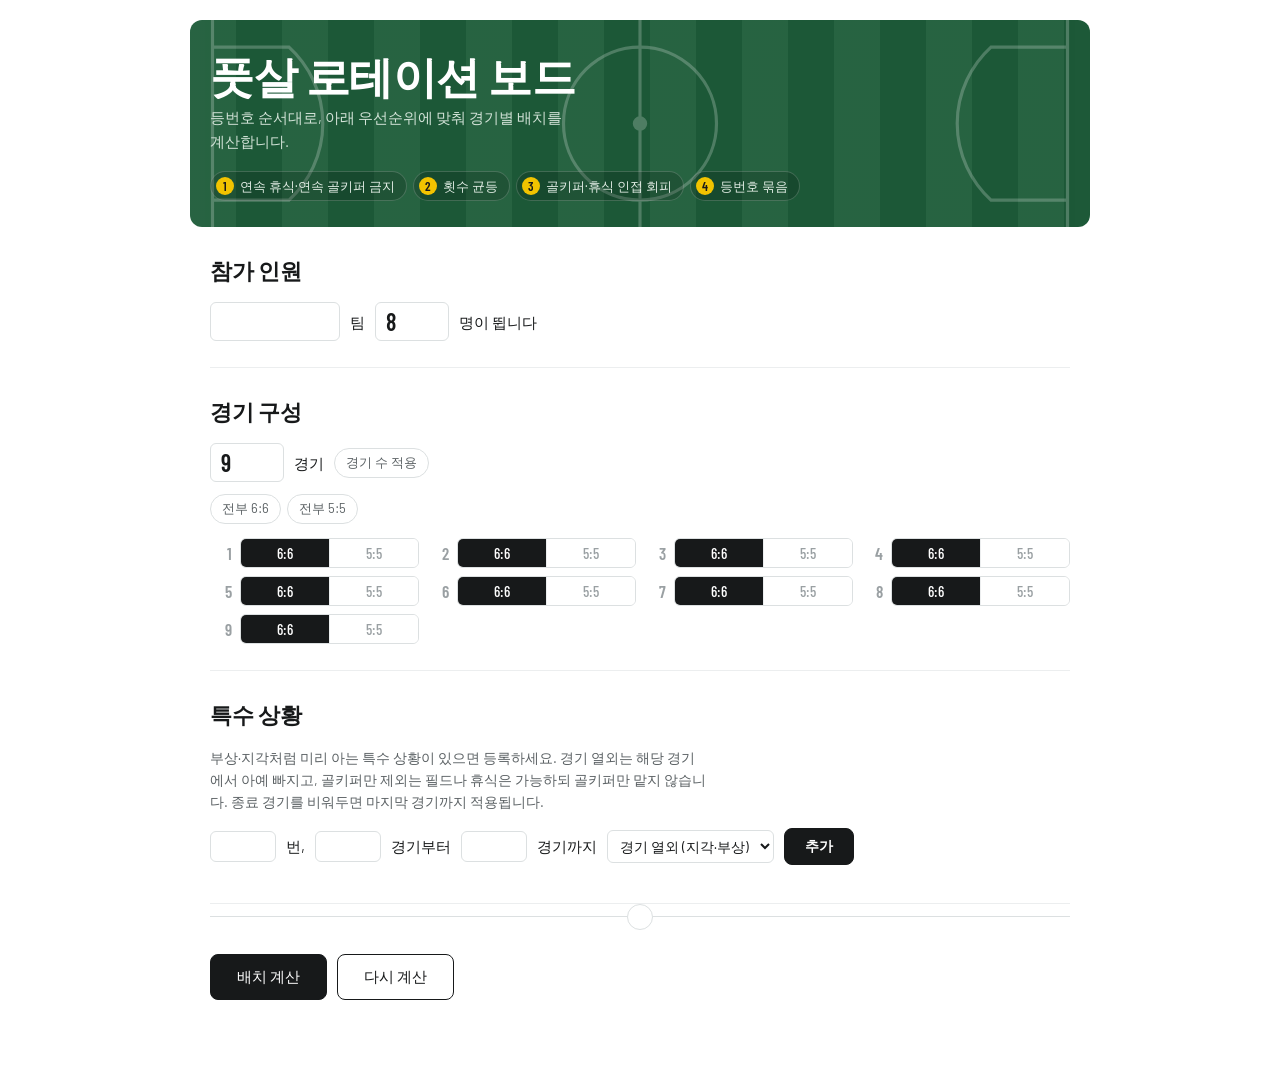
<file: src/base-rotation.html>
<!DOCTYPE html>
<html lang="ko">
<head>
<meta charset="utf-8">
<meta name="viewport" content="width=device-width, initial-scale=1">
<title>풋살 로테이션 보드</title>
<link rel="preconnect" href="https://fonts.googleapis.com">
<link rel="preconnect" href="https://fonts.gstatic.com" crossorigin>
<link href="https://fonts.googleapis.com/css2?family=Barlow+Condensed:wght@500;600&family=Barlow:wght@400;500;600&display=swap" rel="stylesheet">
<style>
  :root {
    --ink: #17191A;
    --ink-soft: #5B6164;
    --ink-faint: #9AA0A3;
    --rule: #DCE0E1;
    --rule-soft: #ECEEEF;
    --paper: #FFFFFF;
    --bench: #EFF1F2;
    --keeper: #F2C300;
    --keeper-ink: #4A3A00;
    --keeper-soft: #FDF3CC;
    --turf: #1E5C3A;
    --turf-deep: #164A2E;
    --court: #1B4D89;
    --court-soft: #E8EFF7;
    --good: #1E6F4F;
    --bad: #B23A2F;
    --num: "Barlow Condensed", "Malgun Gothic", sans-serif;
    --body: "Barlow", -apple-system, BlinkMacSystemFont, "Malgun Gothic", sans-serif;
  }
  * { box-sizing: border-box; }
  body {
    font-family: var(--body); color: var(--ink); background: var(--paper);
    margin: 0; padding: 0 20px 80px; line-height: 1.6;
    -webkit-font-smoothing: antialiased;
  }
  .wrap { max-width: 860px; margin: 0 auto; }

  /* 중계 화면식 헤더 — 코트 라인을 배경으로 */
  header {
    position: relative; overflow: hidden; color: #fff;
    background: var(--turf);
    background-image: repeating-linear-gradient(
      90deg, rgba(255,255,255,.045) 0 46px, rgba(0,0,0,.035) 46px 92px);
    margin: 20px -20px 0; padding: 34px 20px 26px; border-radius: 12px;
  }
  header .court-bg { position: absolute; inset: 0; width: 100%; height: 100%; opacity: .22; }
  header .inner { position: relative; }
  header .eyebrow { display: flex; align-items: center; gap: 8px; font-size: 12px; letter-spacing: .06em; color: var(--keeper); margin-bottom: 8px; }
  header .eyebrow .pill { width: 22px; height: 3px; background: var(--keeper); border-radius: 2px; }
  h1 { font-family: var(--num); font-size: 44px; font-weight: 600; letter-spacing: -0.01em; margin: 0; line-height: .98; }
  header p { margin: 8px 0 0; color: #D3E3D8; font-size: 15px; max-width: 46ch; }

  .priority { display: flex; flex-wrap: wrap; gap: 6px; margin: 18px 0 0; padding: 0; list-style: none; font-size: 12.5px; }
  .priority li {
    display: flex; align-items: center; gap: 6px; color: #E3EEE6;
    background: rgba(0,0,0,.16); border: 1px solid rgba(255,255,255,.18);
    border-radius: 999px; padding: 4px 11px 4px 5px;
  }
  .priority b {
    font-family: var(--num); font-size: 13px; font-weight: 600; color: var(--ink);
    background: var(--keeper); border-radius: 50%; width: 18px; height: 18px;
    display: inline-flex; align-items: center; justify-content: center;
  }

  section { padding: 26px 0; border-bottom: 1px solid var(--rule-soft); }

  /* 하프라인 구분선 */
  .halfway { display: flex; align-items: center; gap: 0; margin: 0; }
  .halfway .ln { flex: 1; height: 1px; background: var(--rule); }
  .halfway .circle { width: 26px; height: 26px; border: 1px solid var(--rule); border-radius: 50%; }
  h2 { font-family: var(--num); font-size: 22px; font-weight: 600; margin: 0 0 14px; }

  .field-row { display: flex; align-items: center; gap: 10px; font-size: 15px; flex-wrap: wrap; }
  input[type=number] {
    font-family: var(--num); font-size: 24px; font-weight: 600; width: 74px;
    padding: 4px 10px; border: 1px solid var(--rule); border-radius: 6px; color: var(--ink);
    background: var(--paper);
  }
  input[type=number]:focus-visible { outline: 2px solid var(--ink); outline-offset: 1px; }
  .team-input {
    font-family: var(--num); font-size: 24px; font-weight: 600; width: 130px;
    padding: 4px 10px; border: 1px solid var(--rule); border-radius: 6px; color: var(--ink);
    background: var(--paper);
  }
  .team-input:focus-visible { outline: 2px solid var(--ink); outline-offset: 1px; }

  .presets { display: flex; gap: 6px; flex-wrap: wrap; margin-top: 12px; }
  .preset {
    font-family: var(--body); font-size: 13px; padding: 5px 11px; cursor: pointer;
    background: var(--paper); border: 1px solid var(--rule); border-radius: 999px; color: var(--ink-soft);
  }
  .preset:hover { border-color: var(--ink); color: var(--ink); }

  .games { display: grid; grid-template-columns: repeat(auto-fill, minmax(168px, 1fr)); gap: 8px; margin-top: 14px; }
  .game-set { display: flex; align-items: center; gap: 8px; }
  .game-set .gno { font-family: var(--num); font-size: 17px; font-weight: 600; width: 22px; color: var(--ink-faint); text-align: right; }
  .seg { display: flex; border: 1px solid var(--rule); border-radius: 6px; overflow: hidden; flex: 1; }
  .seg button {
    flex: 1; font-family: var(--num); font-size: 15px; font-weight: 500; padding: 5px 0;
    background: var(--paper); border: 0; border-right: 1px solid var(--rule-soft); cursor: pointer; color: var(--ink-faint);
  }
  .seg button:last-child { border-right: 0; }
  .seg button[aria-pressed="true"] { background: var(--ink); color: #fff; }

  .go { display: flex; gap: 10px; margin: 24px 0 0; }
  .go button {
    font-family: var(--body); font-size: 15px; font-weight: 500; padding: 12px 26px;
    border-radius: 8px; cursor: pointer; border: 1px solid var(--ink);
  }
  .go .primary { background: var(--ink); color: #fff; }
  .go .secondary { background: var(--paper); color: var(--ink); }

  /* 등번호 유니폼 */
  .jersey { display: inline-block; width: 44px; height: 44px; }
  .jersey svg { display: block; width: 100%; height: 100%; }
  .jersey path { stroke-width: 1.5; stroke-linejoin: round; }
  .jersey text { font-family: var(--num); font-size: 17px; font-weight: 600; }
  .jersey.on path { fill: var(--paper); stroke: var(--ink); }
  .jersey.on text { fill: var(--ink); }
  .jersey.keeper path { fill: var(--keeper); stroke: var(--keeper-ink); }
  .jersey.keeper text { fill: var(--keeper-ink); }
  .jersey.off path { fill: var(--bench); stroke: var(--rule); stroke-dasharray: 3.5 2.5; }
  .jersey.off text { fill: var(--ink-faint); }
  .jersey.excluded path { fill: #FBEAE8; stroke: var(--bad); }
  .jersey.excluded text { fill: var(--bad); }
  .discs { display: flex; flex-wrap: wrap; gap: 2px; }

  /* 특수 상황 */
  select.cs-select {
    font-family: var(--body); font-size: 14px; padding: 6px 8px;
    border: 1px solid var(--rule); border-radius: 6px; color: var(--ink); background: var(--paper);
  }
  input[type=number].cs-num { width: 66px; font-size: 16px; padding: 5px 8px; }
  .btn-add {
    font-family: var(--body); font-size: 14px; font-weight: 600; padding: 8px 20px;
    border-radius: 8px; cursor: pointer; border: 1px solid var(--ink);
    background: var(--ink); color: #fff;
  }
  .btn-add:hover { opacity: .88; }
  .btn-lg {
    font-family: var(--body); font-size: 15px; font-weight: 500; padding: 12px 26px;
    border-radius: 8px; cursor: pointer; border: 1px solid var(--ink);
    background: var(--ink); color: #fff; margin-top: 14px;
  }
  .btn-lg:hover { opacity: .9; }
  .btn-copy {
    display: block; width: 100%; font-family: var(--body); font-size: 16px; font-weight: 600;
    padding: 14px 24px; border-radius: 9px; cursor: pointer; border: none;
    background: var(--keeper); color: var(--keeper-ink);
    box-shadow: 0 2px 0 rgba(0,0,0,.18); margin: 6px 0 8px;
  }
  .btn-copy:hover { filter: brightness(.97); }
  .btn-copy.copied { background: var(--good); color: #fff; box-shadow: 0 2px 0 rgba(0,0,0,.12); }
  .constraint-list { display: flex; flex-direction: column; gap: 6px; margin-top: 12px; }
  .constraint-row {
    display: flex; align-items: center; gap: 10px; font-size: 13px; color: var(--ink-soft);
    background: var(--rule-soft); border-radius: 6px; padding: 7px 10px;
  }
  .constraint-row .tag { font-family: var(--num); font-weight: 600; color: var(--ink); flex: 0 0 auto; }
  .constraint-row .rm { margin-left: auto; font-family: var(--body); font-size: 12px; border: 0; background: none; color: var(--bad); cursor: pointer; padding: 2px 4px; }

  /* 경기 카드 */
  .card { display: flex; gap: 18px; padding: 16px 0; border-bottom: 1px solid var(--rule-soft); }
  .card:last-child { border-bottom: 0; }
  .card .head { flex: 0 0 62px; }
  .card .board {
    background: var(--turf-deep); color: #fff; border-radius: 8px; padding: 7px 0 5px;
    text-align: center; border-bottom: 3px solid var(--keeper);
  }
  .card .gnum { font-family: var(--num); font-size: 28px; font-weight: 600; line-height: 1; }
  .card .glabel { font-size: 10.5px; color: #A8C4B2; letter-spacing: .06em; }
  .card .court {
    font-family: var(--num); font-size: 14px; font-weight: 600; color: var(--court);
    background: var(--court-soft); border-radius: 5px; text-align: center;
    margin-top: 5px; padding: 2px 0;
  }
  .zones { flex: 1; display: flex; flex-direction: column; gap: 10px; }
  .zone { display: flex; gap: 12px; align-items: flex-start; }
  .zone .zlabel {
    flex: 0 0 74px; font-size: 13px; color: var(--ink-soft); padding-top: 12px;
    display: flex; align-items: center; gap: 5px;
  }
  .zone .zlabel svg { width: 14px; height: 14px; flex: 0 0 14px; }
  .zone.keep .zlabel { color: var(--keeper-ink); }
  .zlabel .lbltxt { display: inline; }

  /* 누적 */
  .tally { display: flex; flex-direction: column; gap: 2px; }
  .tally-row { display: flex; align-items: center; gap: 12px; padding: 7px 0; border-bottom: 1px solid var(--rule-soft); }
  .tally-row:last-child { border-bottom: 0; }
  .bars { display: flex; gap: 16px; font-size: 14px; color: var(--ink-soft); flex-wrap: wrap; }
  .bars b { font-family: var(--num); font-size: 18px; font-weight: 600; color: var(--ink); margin-left: 4px; }
  .bars .k b { color: var(--keeper-ink); }

  /* 결과 */
  .checks { display: flex; flex-direction: column; gap: 8px; }
  .check { display: flex; gap: 10px; align-items: baseline; font-size: 14px; }
  .check .mark { font-family: var(--num); font-size: 16px; font-weight: 600; flex: 0 0 auto; }
  .check.pass .mark { color: var(--good); }
  .check.fail .mark { color: var(--bad); }
  .check .rank { font-family: var(--num); font-size: 15px; font-weight: 600; flex: 0 0 46px; color: var(--ink-faint); }
  .check .txt { color: var(--ink-soft); }
  .check.fail .txt { color: var(--bad); }
  .foot { font-size: 13px; color: var(--ink-faint); margin: 16px 0 0; }

  #result { display: none; }

  details.fold { border-top: 1px solid var(--rule-soft); padding: 0; }
  details.fold summary {
    display: flex; align-items: center; gap: 8px; cursor: pointer;
    padding: 18px 0; list-style: none; font-family: var(--num);
    font-size: 22px; font-weight: 600; color: var(--ink);
  }
  details.fold summary::-webkit-details-marker { display: none; }
  details.fold summary .chev {
    font-family: var(--body); font-size: 13px; color: var(--ink-faint);
    transition: transform .18s ease; display: inline-block;
  }
  details.fold[open] summary .chev { transform: rotate(180deg); }
  details.fold summary .hint {
    font-family: var(--body); font-size: 13px; font-weight: 400;
    color: var(--ink-faint); margin-left: auto; text-align: right;
  }
  details.fold summary:focus-visible { outline: 2px solid var(--ink); outline-offset: 2px; }
  .fold-body { padding: 0 0 22px; }
  .fold-lead { font-size: 14px; color: var(--ink-soft); margin: 0 0 14px; max-width: 62ch; }

  @media (max-width: 560px) {
    h1 { font-size: 32px; }

    /* 경기 카드를 한 줄로 압축 */
    .card { flex-direction: column; gap: 6px; padding: 10px 0; }
    .card .head {
      flex: 0 0 auto; display: flex; flex-direction: row; align-items: center; gap: 8px;
    }
    .card .board {
      display: flex; align-items: baseline; gap: 5px; padding: 3px 9px;
      border-radius: 6px; border-bottom: 2px solid var(--keeper);
    }
    .card .gnum { font-size: 17px; }
    .card .glabel { display: none; }
    .card .court { margin-top: 0; padding: 2px 8px; display: inline-block; }
    .zones { gap: 5px; }
    .zone {
      flex-direction: row; align-items: center; gap: 6px; flex-wrap: wrap;
    }
    .zone .zlabel {
      flex: 0 0 auto; padding-top: 0; gap: 3px; font-size: 0;
    }
    .zlabel .lbltxt { display: none; }
    .zone .zlabel svg { width: 15px; height: 15px; flex: 0 0 15px; }
    .jersey { width: 27px; height: 27px; }
    .discs { gap: 1px; }
  }
  @media print {
    .go, .presets, section.setup { display: none; }
    body { padding: 0; }
  }
</style>
</head>
<body>
<div class="wrap">

<header>
  <svg class="court-bg" viewBox="0 0 400 180" preserveAspectRatio="xMidYMid slice" aria-hidden="true">
    <g fill="none" stroke="#fff" stroke-width="1.4">
      <rect x="10" y="10" width="380" height="160" rx="2"/>
      <line x1="200" y1="10" x2="200" y2="170"/>
      <circle cx="200" cy="90" r="34"/>
      <circle cx="200" cy="90" r="2.5" fill="#fff"/>
      <path d="M10 56 h34 a46 46 0 0 1 0 68 h-34"/>
      <path d="M390 56 h-34 a46 46 0 0 0 0 68 h34"/>
    </g>
  </svg>
  <div class="inner">
    <h1>풋살 로테이션 보드</h1>
    <p>등번호 순서대로, 아래 우선순위에 맞춰 경기별 배치를 계산합니다.</p>
    <ul class="priority">
      <li><b>1</b> 연속 휴식·연속 골키퍼 금지</li>
      <li><b>2</b> 횟수 균등</li>
      <li><b>3</b> 골키퍼·휴식 인접 회피</li>
      <li><b>4</b> 등번호 묶음</li>
    </ul>
  </div>
</header>

<section class="setup">
  <h2>참가 인원</h2>
  <div class="field-row">
    <input type="text" id="teamName" class="team-input">
    <span>팀</span>
    <input type="number" id="numPlayers" value="8" min="2" max="30">
    <span>명이 뜁니다</span>
  </div>
</section>

<section class="setup">
  <h2>경기 구성</h2>
  <div class="field-row">
    <input type="number" id="numGames" value="9" min="1" max="20">
    <span>경기</span>
    <button class="preset" onclick="renderGames()">경기 수 적용</button>
  </div>
  <div class="presets">
    <button class="preset" onclick="setAll(6)">전부 6:6</button>
    <button class="preset" onclick="setAll(5)">전부 5:5</button>
  </div>
  <div class="games" id="gameList"></div>
</section>

<section class="setup">
  <h2>특수 상황</h2>
  <p class="fold-lead">부상·지각처럼 미리 아는 특수 상황이 있으면 등록하세요. 경기 열외는 해당 경기에서 아예 빠지고, 골키퍼만 제외는 필드나 휴식은 가능하되 골키퍼만 맡지 않습니다. 종료 경기를 비워두면 마지막 경기까지 적용됩니다.</p>
  <div class="field-row">
    <input type="number" id="csPlayer" class="cs-num" min="1">
    <span>번,</span>
    <input type="number" id="csFrom" class="cs-num" min="1">
    <span>경기부터</span>
    <input type="number" id="csTo" class="cs-num" min="1">
    <span>경기까지</span>
    <select id="csType" class="cs-select">
      <option value="exclude">경기 열외 (지각·부상)</option>
      <option value="noKeeper">골키퍼만 제외</option>
    </select>
    <button class="btn-add" onclick="addConstraint(1)">추가</button>
  </div>
  <div class="constraint-list constraintListView" id="constraintList"></div>
</section>

<div class="halfway"><span class="ln"></span><span class="circle"></span><span class="ln"></span></div>

<div class="go">
  <button class="primary" onclick="run()">배치 계산</button>
  <button class="secondary" onclick="run()">다시 계산</button>
</div>

<div id="result">
  <section>
    <h2 id="scheduleTitle">경기별 배치</h2>
    <div id="schedule"></div>
    <button class="btn-copy" id="copyBtn" onclick="copyResultText()">텍스트로 복사</button>
    <p class="foot" id="copyHint">이 버튼을 누르면 위 배치를 텍스트로 복사해 단톡방 등에 바로 붙여넣을 수 있습니다.</p>
  </section>
  <details class="fold" id="midSection" style="display:none">
    <summary>경기 도중 변동 <span class="chev">▾</span></summary>
    <div class="fold-body">
      <p class="fold-lead">부상·지각 등 새로 생긴 사정을 먼저 등록한 뒤, 완료된 경기 수를 입력하고 재계산하세요. 이미 끝난 경기는 그대로 유지됩니다. 종료 경기를 비워두면 마지막 경기까지 적용됩니다.</p>
      <div class="field-row">
        <input type="number" id="csPlayer2" class="cs-num" min="1">
        <span>번,</span>
        <input type="number" id="csFrom2" class="cs-num" min="1">
        <span>경기부터</span>
        <input type="number" id="csTo2" class="cs-num" min="1">
        <span>경기까지</span>
        <select id="csType2" class="cs-select">
          <option value="exclude">경기 열외 (지각·부상)</option>
          <option value="noKeeper">골키퍼만 제외</option>
        </select>
        <button class="btn-add" onclick="addConstraint(2)">추가</button>
      </div>
      <div class="constraint-list constraintListView" id="constraintList2"></div>
      <div class="field-row" style="margin-top:14px">
        <span>완료된 경기</span>
        <input type="number" id="lockedCount" class="cs-num" min="0">
        <span>경기까지 확정</span>
      </div>
      <button class="btn-lg" onclick="runContinue()">이후부터 다시 계산</button>
    </div>
  </details>
  <details class="fold">
    <summary>번호별 누적 <span class="chev">▾</span><span class="hint" id="summaryHint"></span></summary>
    <div class="fold-body">
      <p class="fold-lead">각 번호가 9경기 동안 몇 번 뛰고, 몇 번 골키퍼를 맡고, 몇 번 쉬는지 보여줍니다. 출전 횟수는 전체 경기에서 휴식을 뺀 값이고, 골키퍼도 출전에 포함됩니다.</p>
      <div class="tally" id="summary"></div>
    </div>
  </details>
  <details class="fold" style="border-bottom:0">
    <summary>우선순위 충족 <span class="chev">▾</span><span class="hint" id="qualityHint"></span></summary>
    <div class="fold-body">
      <p class="fold-lead">배치를 계산할 때 적용한 네 가지 조건이 실제로 지켜졌는지 확인합니다. 위 조건이 아래 조건보다 항상 우선하며, 상위 조건을 지키기 위해 하위 조건은 일부 포기할 수 있습니다.</p>
      <div class="checks" id="quality"></div>
    </div>
  </details>
</div>

</div>
<script>
function playerLabel(i) { return (i + 1); }

function renderGames() {
  const n = parseInt(document.getElementById('numGames').value) || 9;
  const list = document.getElementById('gameList');
  const prev = [...list.querySelectorAll('.seg')].map(s => s.dataset.value);
  list.innerHTML = '';
  for (let i = 0; i < n; i++) {
    const def = prev[i] || '6';
    const div = document.createElement('div');
    div.className = 'game-set';
    div.innerHTML = '<span class="gno">' + (i + 1) + '</span>' +
      '<div class="seg" data-value="' + def + '">' +
      [6, 5].map(v =>
        '<button type="button" aria-pressed="' + (def == v ? 'true' : 'false') +
        '" onclick="pick(this,' + v + ')">' + v + ':' + v + '</button>').join('') +
      '</div>';
    list.appendChild(div);
  }
}

function pick(btn, v) {
  const seg = btn.parentElement;
  seg.dataset.value = String(v);
  [...seg.children].forEach(b => b.setAttribute('aria-pressed', b === btn ? 'true' : 'false'));
}

function setAll(v) {
  document.querySelectorAll('#gameList .seg').forEach(seg => {
    seg.dataset.value = String(v);
    [...seg.children].forEach(b => b.setAttribute('aria-pressed', b.textContent === v + ':' + v ? 'true' : 'false'));
  });
}

function adjacencyPairs(group, n) {
  const s = new Set(group);
  let pairs = 0;
  group.forEach(i => { if (s.has((i + 1) % n)) pairs++; });
  return group.length === n ? pairs - 1 : pairs;
}

function allIdx(n) { const a = []; for (let i = 0; i < n; i++) a.push(i); return a; }

// constraints: [{player(0-idx), from, to, mode:'exclude'|'noKeeper'}]
// prefix: 이미 확정된 게임들 (경기 도중 변동에서 재사용)
function buildOnce(n, types, jitter, constraints, prefix) {
  constraints = constraints || [];
  prefix = prefix || [];
  const rest = new Array(n).fill(0);
  const gk = new Array(n).fill(0);
  const eligible = new Array(n).fill(0);
  let prevRest = new Set(), prevGk = new Set();
  const games = [];

  prefix.forEach(g => {
    g.resting.forEach(i => rest[i]++);
    g.gks.forEach(i => gk[i]++);
    (g.available || allIdx(n)).forEach(i => eligible[i]++);
    games.push(g);
    prevRest = new Set(g.resting);
    prevGk = new Set(g.gks);
  });

  for (let gi = prefix.length; gi < types.length; gi++) {
    const gameNo = gi + 1;
    const playCountBase = types[gi];
    const excludedFull = new Set(
      constraints.filter(c => c.mode === 'exclude' && gameNo >= c.from && gameNo <= c.to).map(c => c.player));
    const excludedGk = new Set(
      constraints.filter(c => c.mode === 'noKeeper' && gameNo >= c.from && gameNo <= c.to).map(c => c.player));

    const available = [];
    for (let i = 0; i < n; i++) if (!excludedFull.has(i)) available.push(i);
    const avail = available.length;
    const playCount = Math.min(playCountBase, avail);
    const restCount = Math.max(0, avail - playCount);
    const gkCount = Math.min(2, playCount);

    const resting = [];
    for (let k = 0; k < restCount; k++) {
      let bestI = -1, bestS = Infinity;
      const remainSlots = restCount - resting.length;
      const remainCand = available.filter(x => !resting.includes(x));
      const nonPrevCount = remainCand.filter(x => !prevRest.has(x)).length;
      for (const i of remainCand) {
        if (prevRest.has(i) && nonPrevCount >= remainSlots) continue;
        const adj = resting.some(r => (r + 1) % n === i || (i + 1) % n === r) ? 1 : 0;
        const ratio = eligible[i] ? rest[i] / eligible[i] : 0;
        const s = ratio * 10000 + (prevGk.has(i) ? 400 : 0) - adj * 60 + Math.random() * jitter;
        if (s < bestS) { bestS = s; bestI = i; }
      }
      if (bestI >= 0) resting.push(bestI);
    }

    const playing = available.filter(i => !resting.includes(i));

    const gks = [];
    const gkCandBase = playing.filter(i => !excludedGk.has(i));
    const gkNoRepeat = gkCandBase.filter(i => !prevGk.has(i));
    const gkPool = gkNoRepeat.length >= gkCount ? gkNoRepeat : (gkCandBase.length >= gkCount ? gkCandBase : playing);
    for (let k = 0; k < gkCount; k++) {
      let bestI = -1, bestS = Infinity;
      for (const i of gkPool) {
        if (gks.includes(i)) continue;
        const adj = gks.some(g2 => (g2 + 1) % n === i || (i + 1) % n === g2) ? 1 : 0;
        const ratio = eligible[i] ? gk[i] / eligible[i] : 0;
        const s = ratio * 10000 + (prevRest.has(i) ? 400 : 0) - adj * 60 + Math.random() * jitter;
        if (s < bestS) { bestS = s; bestI = i; }
      }
      if (bestI >= 0) gks.push(bestI);
    }

    resting.forEach(i => rest[i]++);
    gks.forEach(i => gk[i]++);
    available.forEach(i => eligible[i]++);
    games.push({ playCount, resting, playing, gks, available, excluded: [...excludedFull] });
    prevRest = new Set(resting);
    prevGk = new Set(gks);
  }
  return { games, rest, gk, eligible };
}

var CONSTRAINTS = [];
var CID = 1;
var LAST = null;

function addConstraint(formNo) {
  const suffix = formNo === 2 ? '2' : '';
  const player = parseInt(document.getElementById('csPlayer' + suffix).value);
  const totalGames = parseInt(document.getElementById('numGames').value) || (LAST ? LAST.types.length : 9);
  let from = parseInt(document.getElementById('csFrom' + suffix).value);
  let to = parseInt(document.getElementById('csTo' + suffix).value);
  const mode = document.getElementById('csType' + suffix).value;
  if (!player || player < 1) { alert('선수 번호를 입력해 주세요.'); return; }
  if (!from || from < 1) from = 1;
  if (!to || to < 1) to = totalGames;
  if (to < from) { alert('종료 경기가 시작 경기보다 빠를 수 없습니다.'); return; }
  CONSTRAINTS.push({ id: CID++, player: player - 1, from, to, mode });
  document.getElementById('csPlayer' + suffix).value = '';
  document.getElementById('csFrom' + suffix).value = '';
  document.getElementById('csTo' + suffix).value = '';
  renderConstraints();
}

function removeConstraint(id) {
  CONSTRAINTS = CONSTRAINTS.filter(c => c.id !== id);
  renderConstraints();
}

function renderConstraints() {
  const html = CONSTRAINTS.map(c =>
    '<div class="constraint-row"><span class="tag">' + (c.player + 1) + '번</span>' +
    '<span>' + c.from + '~' + c.to + '경기 · ' + (c.mode === 'exclude' ? '경기 열외' : '골키퍼 제외') + '</span>' +
    '<button type="button" class="rm" onclick="removeConstraint(' + c.id + ')">삭제</button></div>'
  ).join('');
  document.querySelectorAll('.constraintListView').forEach(box => box.innerHTML = html);
}

function evaluate(res, n) {
  const { games, rest, gk } = res;
  const dev = arr => {
    const m = arr.reduce((s, v) => s + v, 0) / arr.length;
    return arr.reduce((s, v) => s + (v - m) * (v - m), 0);
  };
  let backToBack = 0, backToBackGk = 0, adjacentDuty = 0, clusters = 0;
  for (let g = 0; g < games.length; g++) {
    clusters += adjacencyPairs(games[g].resting, n) + adjacencyPairs(games[g].gks, n);
    if (g === 0) continue;
    const pR = new Set(games[g - 1].resting);
    const pG = new Set(games[g - 1].gks);
    games[g].resting.forEach(i => { if (pR.has(i)) backToBack++; });
    games[g].gks.forEach(i => { if (pG.has(i)) backToBackGk++; });
    games[g].gks.forEach(i => { if (pR.has(i)) adjacentDuty++; });
    games[g].resting.forEach(i => { if (pG.has(i)) adjacentDuty++; });
  }
  const imbalance = dev(rest) + dev(gk);
  const score = (backToBack + backToBackGk) * 1e7 + imbalance * 1e4 + adjacentDuty * 1e2 - clusters;
  return { score, backToBack, backToBackGk, adjacentDuty, clusters, imbalance };
}

function buildShareText(n, games, rest, gk) {
  const teamName = (document.getElementById('teamName').value || '').trim();
  const lines = [];
  lines.push((teamName ? teamName + '팀 ' : '') + '풋살 로테이션 (' + games.length + '경기)');
  lines.push('');
  games.forEach((g, i) => {
    const field = g.playing.filter(p => !g.gks.includes(p)).slice().sort((a, b) => a - b).map(x => x + 1).join(',');
    const gks = g.gks.slice().sort((a, b) => a - b).map(x => x + 1).join(',') || '-';
    const resting = g.resting.slice().sort((a, b) => a - b).map(x => x + 1).join(',') || '없음';
    const excluded = (g.excluded || []).slice().sort((a, b) => a - b).map(x => x + 1).join(',');
    let line = (i + 1) + '경기 ' + g.playCount + ':' + g.playCount +
      ' | 필드 ' + (field || '-') + ' | GK ' + gks + ' | 휴식 ' + resting;
    if (excluded) line += ' | 제외 ' + excluded;
    lines.push(line);
  });
  lines.push('');
  lines.push('[번호별 누적]');
  for (let i = 0; i < n; i++) {
    const missed = games.filter(g => (g.excluded || []).includes(i)).length;
    const played = games.length - rest[i] - missed;
    let line = (i + 1) + '번 출전' + played + ' · GK' + gk[i] + ' · 휴식' + rest[i];
    if (missed) line += ' · 결석' + missed;
    lines.push(line);
  }
  return lines.join('\n');
}

function fallbackCopy(text, cb) {
  const ta = document.createElement('textarea');
  ta.value = text;
  ta.style.position = 'fixed';
  ta.style.opacity = '0';
  document.body.appendChild(ta);
  ta.select();
  try { document.execCommand('copy'); cb(); } catch (e) { alert('복사에 실패했습니다. 직접 선택해 복사해 주세요.'); }
  document.body.removeChild(ta);
}

function copyResultText() {
  if (!LAST) return;
  const text = buildShareText(LAST.n, LAST.result.games, LAST.result.rest, LAST.result.gk);
  const btn = document.getElementById('copyBtn');
  const done = () => {
    const orig = btn.textContent;
    btn.textContent = '복사됨 ✓';
    btn.classList.add('copied');
    setTimeout(() => { btn.textContent = orig; btn.classList.remove('copied'); }, 1600);
  };
  if (navigator.clipboard && navigator.clipboard.writeText) {
    navigator.clipboard.writeText(text).then(done).catch(() => fallbackCopy(text, done));
  } else {
    fallbackCopy(text, done);
  }
}

function run() {
  const n = parseInt(document.getElementById('numPlayers').value);
  const types = [...document.querySelectorAll('#gameList .seg')].map(s => parseInt(s.dataset.value));

  if (!n || n < 2) { alert('참가 인원을 2명 이상 입력해 주세요.'); return; }
  if (types.length === 0) { alert('경기 수를 먼저 적용해 주세요.'); return; }
  const tooBig = types.find(t => t > n);
  if (tooBig) { alert('참가 인원 ' + n + '명보다 큰 구장(' + tooBig + ':' + tooBig + ')이 있습니다.'); return; }

  let best = null, bestEval = null;
  const jitters = [0, 20, 60, 150, 400];
  for (let round = 0; round < jitters.length; round++) {
    const iters = round === 0 ? 1 : 3000;
    for (let i = 0; i < iters; i++) {
      const cand = buildOnce(n, types, jitters[round], CONSTRAINTS, []);
      const ev = evaluate(cand, n);
      if (!bestEval || ev.score < bestEval.score) { best = cand; bestEval = ev; }
    }
  }
  LAST = { n, types, result: best, eval: bestEval };
  render(best, bestEval, n);
}

function runContinue() {
  if (!LAST) { alert('먼저 배치 계산을 눌러 주세요.'); return; }
  const lockedCount = parseInt(document.getElementById('lockedCount').value);
  if (isNaN(lockedCount) || lockedCount < 0 || lockedCount > LAST.types.length) {
    alert('완료된 경기 수를 0~' + LAST.types.length + ' 사이로 입력해 주세요.');
    return;
  }
  const prefix = LAST.result.games.slice(0, lockedCount);
  const n = LAST.n, types = LAST.types;

  let best = null, bestEval = null;
  const jitters = [0, 20, 60, 150, 400];
  for (let round = 0; round < jitters.length; round++) {
    const iters = round === 0 ? 1 : 3000;
    for (let i = 0; i < iters; i++) {
      const cand = buildOnce(n, types, jitters[round], CONSTRAINTS, prefix);
      const ev = evaluate(cand, n);
      if (!bestEval || ev.score < bestEval.score) { best = cand; bestEval = ev; }
    }
  }
  LAST = { n, types, result: best, eval: bestEval };
  render(best, bestEval, n);
}

var ICON = {
  ball: '<svg viewBox="0 0 24 24" fill="none" stroke="currentColor" stroke-width="1.6" aria-hidden="true">' +
        '<circle cx="12" cy="12" r="9"/><path d="M12 7.2l3.6 2.6-1.4 4.2h-4.4L8.4 9.8z"/>' +
        '<path d="M12 3v4.2M19.6 9.8l-4 0M17.3 18.6l-3.1-4.6M6.7 18.6l3.1-4.6M4.4 9.8l4 0"/></svg>',
  glove: '<svg viewBox="0 0 24 24" fill="none" stroke="currentColor" stroke-width="1.6" aria-hidden="true">' +
         '<path d="M8 21v-4.4L5.6 14a2 2 0 0 1 2.8-2.8l.6.6V5.5a1.5 1.5 0 0 1 3 0V10m0 0V4.5a1.5 1.5 0 0 1 3 0V10m0 0V6.5a1.5 1.5 0 0 1 3 0V16a5 5 0 0 1-1.5 3.6L18 21"/></svg>',
  bench: '<svg viewBox="0 0 24 24" fill="none" stroke="currentColor" stroke-width="1.6" aria-hidden="true">' +
         '<path d="M3 11h18M4 11v8M20 11v8M3 15h18"/></svg>',
  out: '<svg viewBox="0 0 24 24" fill="none" stroke="currentColor" stroke-width="1.6" aria-hidden="true">' +
       '<circle cx="12" cy="12" r="9"/><path d="M9 9l6 6M15 9l-6 6"/></svg>'
};

var JERSEY_PATH = 'M13 4 L18 4 C19 7.5 21 7.5 22 4 L27 4 L38 10 L34 19.5 L30 17.5 L30 37 L10 37 L10 17.5 L6 19.5 L2 10 Z';

function jersey(i, cls) {
  return '<span class="jersey ' + cls + '">' +
    '<svg viewBox="0 0 40 40" role="img" aria-label="' + playerLabel(i) + '번">' +
    '<path d="' + JERSEY_PATH + '"/>' +
    '<text x="20" y="28" text-anchor="middle">' + playerLabel(i) + '</text>' +
    '</svg></span>';
}

function discs(arr, cls) {
  return '<div class="discs">' +
    arr.slice().sort((a, b) => a - b).map(i => jersey(i, cls)).join('') +
    '</div>';
}

function render(res, ev, n) {
  const { games, rest, gk } = res;
  const teamName = (document.getElementById('teamName').value || '').trim();
  document.getElementById('scheduleTitle').textContent = teamName ? teamName + '팀 경기별 배치' : '경기별 배치';

  let h = '';
  games.forEach((g, i) => {
    const field = g.playing.filter(p => !g.gks.includes(p));
    const excluded = g.excluded || [];
    h += '<div class="card">' +
      '<div class="head">' +
        '<div class="board"><div class="gnum">' + (i + 1) + '</div><div class="glabel">GAME</div></div>' +
        '<div class="court">' + g.playCount + ':' + g.playCount + '</div>' +
      '</div>' +
      '<div class="zones">' +
        '<div class="zone"><span class="zlabel">' + ICON.ball + '<span class="lbltxt">필드</span></span>' + discs(field, 'on') + '</div>' +
        '<div class="zone keep"><span class="zlabel">' + ICON.glove + '<span class="lbltxt">골키퍼</span></span>' + discs(g.gks, 'keeper') + '</div>' +
        (g.resting.length ? '<div class="zone"><span class="zlabel">' + ICON.bench + '<span class="lbltxt">휴식</span></span>' + discs(g.resting, 'off') + '</div>' : '') +
        (excluded.length ? '<div class="zone"><span class="zlabel">' + ICON.out + '<span class="lbltxt">제외</span></span>' + discs(excluded, 'excluded') + '</div>' : '') +
      '</div></div>';
  });
  document.getElementById('schedule').innerHTML = h;
  document.getElementById('midSection').style.display = 'block';
  const lc = document.getElementById('lockedCount');
  if (!lc.value || parseInt(lc.value) > games.length) lc.value = games.length;

  let s = '';
  for (let i = 0; i < n; i++) {
    const missed = games.filter(g => (g.excluded || []).includes(i)).length;
    const played = games.length - rest[i] - missed;
    s += '<div class="tally-row">' +
      jersey(i, 'on') +
      '<div class="bars">' +
        '<span>출전<b>' + played + '</b></span>' +
        '<span class="k">골키퍼<b>' + gk[i] + '</b></span>' +
        '<span>휴식<b>' + rest[i] + '</b></span>' +
        (missed ? '<span>결석<b>' + missed + '</b></span>' : '') +
      '</div></div>';
  }
  document.getElementById('summary').innerHTML = s;
  document.getElementById('summaryHint').textContent =
    '골키퍼 ' + Math.min(...gk) + '~' + Math.max(...gk) + '회 · 휴식 ' + Math.min(...rest) + '~' + Math.max(...rest) + '회';

  const restSpread = Math.max(...rest) - Math.min(...rest);
  const gkSpread = Math.max(...gk) - Math.min(...gk);
  const row = (ok, rank, txt) =>
    '<div class="check ' + (ok ? 'pass' : 'fail') + '"><span class="mark">' + (ok ? '✓' : '✕') + '</span>' +
    '<span class="rank">' + rank + '순위</span><span class="txt">' + txt + '</span></div>';

  const p1 = ev.backToBack === 0 && ev.backToBackGk === 0;
  document.getElementById('quality').innerHTML =
    row(p1, 1, p1 ? '연달아 쉬거나 연달아 골키퍼를 맡는 사람 없음'
                 : '연속 휴식 ' + ev.backToBack + '건, 연속 골키퍼 ' + ev.backToBackGk + '건') +
    row(restSpread <= 1 && gkSpread <= 1, 2, '휴식 편차 ' + restSpread + '회, 골키퍼 편차 ' + gkSpread + '회') +
    row(ev.adjacentDuty === 0, 3, ev.adjacentDuty === 0 ? '골키퍼와 휴식이 앞뒤로 붙은 경우 없음' : '인접 ' + ev.adjacentDuty + '건') +
    '<div class="check pass"><span class="mark">·</span><span class="rank">4순위</span><span class="txt">등번호가 붙어서 배치된 묶음 ' + ev.clusters + '쌍</span></div>' +
    '<p class="foot">1순위는 후보에서 아예 제외하는 방식이라 인원이 모자라지 않는 한 반드시 지켜집니다. ' +
    '2순위 편차 1회는 총 배정 횟수가 인원수로 나누어떨어지지 않을 때 생기는 최소값입니다. ' +
    '예를 들어 8명이 9경기를 뛰면 골키퍼 자리가 18개라 2회인 사람과 3회인 사람이 섞일 수밖에 없습니다. ' +
    '3순위는 쉰 직후 골키퍼를 맡거나 골키퍼 직후 쉬는 경우를 뜻하고, 4순위는 5·6번처럼 붙은 번호끼리 같이 배정된 묶음 수입니다. ' +
    '다시 계산을 눌러 다른 조합과 비교해 보세요.</p>';
  const p1ok = ev.backToBack === 0 && ev.backToBackGk === 0;
  const p2ok = restSpread <= 1 && gkSpread <= 1;
  const p3ok = ev.adjacentDuty === 0;
  const passed = [p1ok, p2ok, p3ok].filter(Boolean).length;
  document.getElementById('qualityHint').textContent = '3개 중 ' + passed + '개 충족';

  document.getElementById('result').style.display = 'block';
  document.getElementById('result').scrollIntoView({ behavior: 'smooth', block: 'start' });
}

renderGames();
renderConstraints();
</script>
</body>
</html>
</file>
